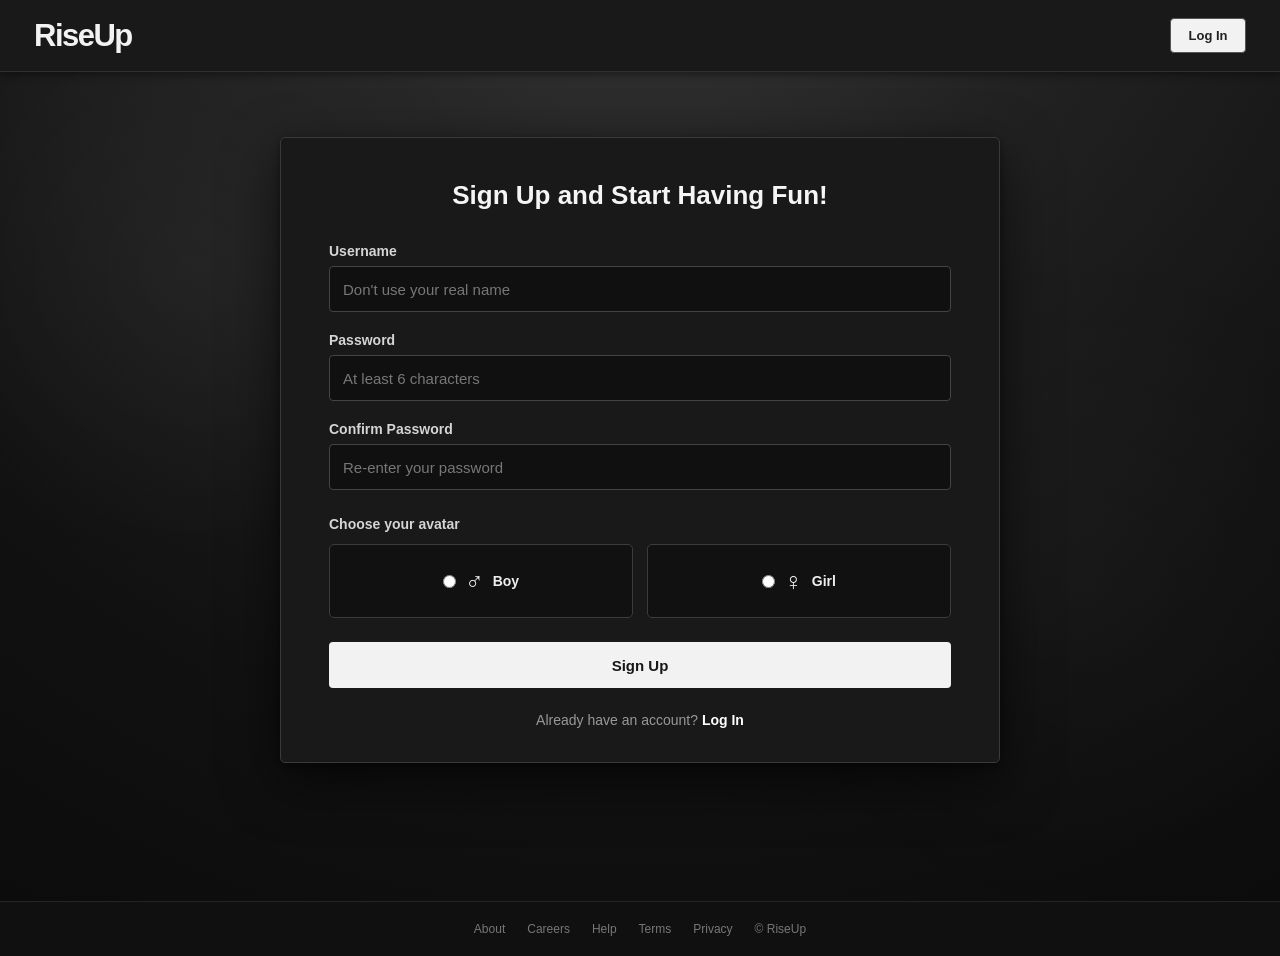
<file: index.html>
<!DOCTYPE html>
<html lang="en">
<head>
  <meta charset="UTF-8">
  <meta name="viewport" content="width=device-width, initial-scale=1.0">
  <title>RiseUp</title>
  <link rel="stylesheet" href="style.css">
</head>

<body>

  <header class="topbar">
    <div class="brand">RiseUp</div>

    <button id="topLogin" class="top-login">
      Log In
    </button>
  </header>


  <main class="page">

    <div class="auth-box">

      <!-- SIGN UP -->

      <section id="signupPanel" class="panel">

        <h1>Sign Up and Start Having Fun!</h1>

        <form id="signupForm">

          <div class="field">
            <label>Username</label>
            <input
              id="signupUsername"
              type="text"
              placeholder="Don't use your real name"
              minlength="3"
              required
            >
          </div>

          <div class="field">
            <label>Password</label>
            <input
              id="signupPassword"
              type="password"
              placeholder="At least 6 characters"
              minlength="6"
              required
            >
          </div>

          <div class="field">
            <label>Confirm Password</label>
            <input
              id="signupConfirm"
              type="password"
              placeholder="Re-enter your password"
              required
            >
          </div>


          <div class="gender-title">
            Choose your avatar
          </div>

          <div class="gender-row">

            <label class="gender-choice">
              <input
                type="radio"
                name="avatar"
                value="boy"
                required
              >
              <span>♂</span>
              <b>Boy</b>
            </label>

            <label class="gender-choice">
              <input
                type="radio"
                name="avatar"
                value="girl"
              >
              <span>♀</span>
              <b>Girl</b>
            </label>

          </div>


          <button class="submit-btn" type="submit">
            Sign Up
          </button>

        </form>


        <div class="switch">
          Already have an account?
          <button id="showLogin" type="button">
            Log In
          </button>
        </div>

      </section>


      <!-- LOGIN -->

      <section id="loginPanel" class="panel login-panel hidden">

        <h1>Log In to RiseUp</h1>

        <form id="loginForm">

          <div class="field">
            <label>Username</label>
            <input
              id="loginUsername"
              type="text"
              placeholder="Username"
              autocomplete="username"
              required
            >
          </div>

          <div class="field">
            <label>Password</label>
            <input
              id="loginPassword"
              type="password"
              placeholder="Password"
              autocomplete="current-password"
              required
            >
          </div>

          <div class="login-extra">

            <label>
              <input type="checkbox">
              Remember me
            </label>

            <button
              id="forgotPassword"
              type="button"
            >
              Forgot Password?
            </button>

          </div>

          <button class="submit-btn" type="submit">
            Log In
          </button>

        </form>


        <div class="switch">
          Don't have an account?
          <button id="showSignup" type="button">
            Sign Up
          </button>
        </div>

      </section>

    </div>


    <div id="message"></div>

  </main>


  <footer>
    <span>About</span>
    <span>Careers</span>
    <span>Help</span>
    <span>Terms</span>
    <span>Privacy</span>
    <span>© RiseUp</span>
  </footer>


  <script src="auth.js"></script>

</body>
</html>
</file>
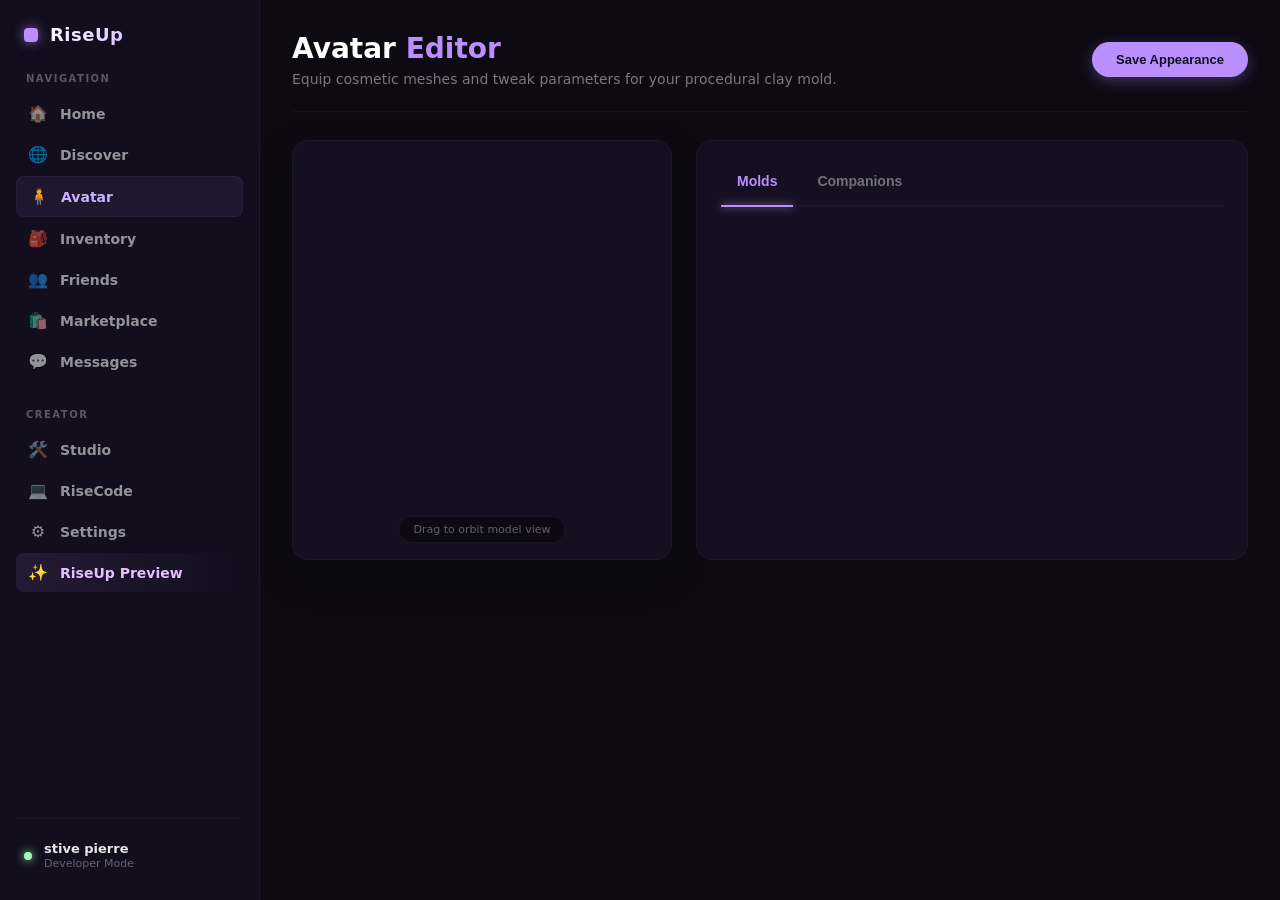
<file: avatar.html>
<!DOCTYPE html>
<html lang="en">
<head>
    <meta charset="UTF-8">
    <meta name="viewport" content="width=device-width, initial-scale=1.0">
    <title>RiseUp - Avatar Customizer</title>
    <link rel="stylesheet" href="avatar.css">
</head>
<body>
    <div id="riseupApp">
        <!-- UNIVERSAL NAVIGATION SIDEBAR SYSTEM -->
        <aside id="mainSidebar">
            <div class="sidebarBrand">
                <div class="brandMark"></div>
                <span class="brandName">RiseUp</span>
            </div>
            <div class="menuGroup">
                <div class="groupTitle">NAVIGATION</div>
                <nav class="groupLinks">
                    <a href="home.html" class="navLink"><span class="navIcon">🏠</span> Home</a>
                    <a href="discover.html" class="navLink"><span class="navIcon">🌐</span> Discover</a>
                    <a href="avatar.html" class="navLink active"><span class="navIcon">🧍</span> Avatar</a>
                    <a href="inventory.html" class="navLink"><span class="navIcon">🎒</span> Inventory</a>
                    <a href="friends.html" class="navLink"><span class="navIcon">👥</span> Friends</a>
                    <a href="marketplace.html" class="navLink"><span class="navIcon">🛍️</span> Marketplace</a>
                    <a href="messages.html" class="navLink"><span class="navIcon">💬</span> Messages</a>
                </nav>
            </div>
            <div class="menuGroup">
                <div class="groupTitle">CREATOR</div>
                <nav class="groupLinks">
                    <a href="studio.html" class="navLink"><span class="navIcon">🛠️</span> Studio</a>
                    <a href="risecode.html" class="navLink"><span class="navIcon">💻</span> RiseCode</a>
                    <a href="settings.html" class="navLink"><span class="navIcon">⚙️</span> Settings</a>
                    <a href="player3d.html" class="navLink previewHighlight"><span class="navIcon">✨</span> RiseUp Preview</a>
                </nav>
            </div>
            <footer class="sidebarUserAccount">
                <div class="userSessionBadge">
                    <div class="userSessionOnlineDot"></div>
                    <div class="userSessionDetails">
                        <div class="usernameText">stive pierre</div>
                        <div class="userRoleText">Developer Mode</div>
                    </div>
                </div>
            </footer>
        </aside>

        <!-- MAIN MAIN HUB INTERFACE MODULE -->
        <main id="avatarMainArea">
            <header class="avatarWorkspaceHeader">
                <div class="titleSection">
                    <h1>Avatar <span class="highlightText">Editor</span></h1>
                    <p class="sectionDescription">Equip cosmetic meshes and tweak parameters for your procedural clay mold.</p>
                </div>
                <button id="saveAppearanceBtn" class="saveConfigBtn">Save Appearance</button>
            </header>

            <div class="editorWorkspaceGrid">
                <!-- LEFT COLUMN: REAL-TIME 3D PERSPECTIVE PREVIEW FRAME -->
                <section class="avatarStudioPreviewPanel">
                    <div class="viewportOuterCard">
                        <div id="avatarStudioCanvas"></div>
                        <div class="viewportOverlayHint">Drag to orbit model view</div>
                    </div>
                </section>

                <!-- RIGHT COLUMN: MODULAR EQUIPPABLE ITEM CATEGORY PANELS -->
                <section class="avatarCatalogPanel">
                    <nav class="customizerCategoryTabs">
                        <button class="customTabBtn active" data-tab="molds">Molds</button>
                        <button class="customTabBtn" data-tab="pets">Companions</button>
                    </nav>

                    <!-- Customizer Dynamic Options Wrapper -->
                    <div class="customizerGridMatrix" id="customizerItemsTarget">
                        <!-- Content elements dynamically generated via avatar.js -->
                    </div>
                </section>
            </div>
        </main>
    </div>

    <!-- Active dynamic canvas and event logic controller runtime initialization -->
    <script type="module" src="avatar.js"></script>
</body>
</html>
</file>
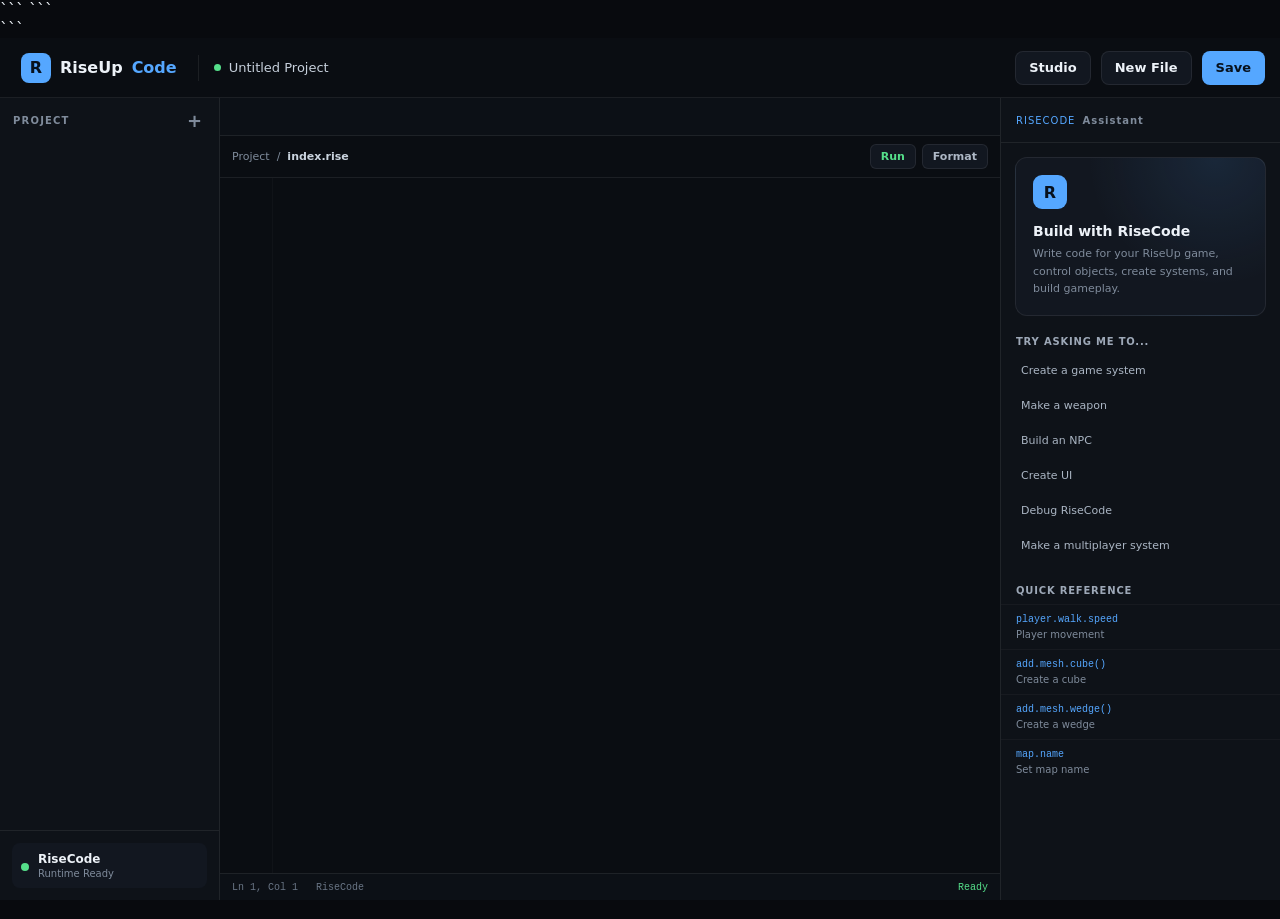
<file: code.html>
<!DOCTYPE html>

<html lang="en">
<head>
    <meta charset="UTF-8">
    <meta name="viewport" content="width=device-width, initial-scale=1.0">

```
<title>RiseUp Code</title>

<link rel="stylesheet" href="code.css">
```

</head>

<body>

<div class="code-app">

```
<header class="code-topbar">

    <button class="brand" id="homeButton" type="button">
        <span class="brand-mark">R</span>
        <span>RiseUp</span>
        <strong>Code</strong>
    </button>

    <div class="topbar-divider"></div>

    <div class="project-title">
        <span class="project-status"></span>
        <span id="projectName">Untitled Project</span>
    </div>

    <div class="topbar-spacer"></div>

    <button class="top-button" id="studioButton" type="button">
        Studio
    </button>

    <button class="top-button" id="newFileButton" type="button">
        New File
    </button>

    <button class="top-button primary" id="saveButton" type="button">
        Save
    </button>

</header>

<main class="workspace">

    <aside class="file-sidebar">

        <div class="sidebar-heading">
            <span>PROJECT</span>

            <button
                id="addFileButton"
                class="sidebar-add"
                type="button"
                aria-label="Add file"
            >
                +
            </button>
        </div>

        <div id="fileList" class="file-list"></div>

        <div class="sidebar-bottom">

            <div class="runtime-status">
                <span class="status-dot"></span>

                <div>
                    <strong>RiseCode</strong>
                    <span id="runtimeVersion">Runtime Ready</span>
                </div>
            </div>

        </div>

    </aside>

    <section class="editor-area">

        <div class="editor-tabs" id="editorTabs"></div>

        <div class="editor-toolbar">

            <div class="breadcrumbs">
                <span>Project</span>
                <span>/</span>
                <strong id="currentFileName">index.rise</strong>
            </div>

            <div class="editor-tools">

                <button
                    id="runButton"
                    class="tool-button run"
                    type="button"
                >
                    Run
                </button>

                <button
                    id="formatButton"
                    class="tool-button"
                    type="button"
                >
                    Format
                </button>

            </div>

        </div>

        <div class="editor">

            <div class="line-numbers" id="lineNumbers"></div>

            <textarea
                id="codeEditor"
                spellcheck="false"
                autocapitalize="off"
                autocomplete="off"
                aria-label="RiseCode editor"
            ></textarea>

        </div>

        <div class="editor-status">

            <span id="cursorPosition">Ln 1, Col 1</span>

            <span id="syntaxStatus">RiseCode</span>

            <span id="saveStatus">Ready</span>

        </div>

    </section>

    <aside class="inspector">

        <div class="inspector-header">
            <span>RISECODE</span>
            <strong>Assistant</strong>
        </div>

        <div class="assistant-card">

            <div class="assistant-icon">
                R
            </div>

            <h3>Build with RiseCode</h3>

            <p>
                Write code for your RiseUp game, control objects,
                create systems, and build gameplay.
            </p>

        </div>

        <div class="quick-title">
            Try asking me to...
        </div>

        <div class="quick-list">

            <button class="quick-command" data-command="game">
                Create a game system
            </button>

            <button class="quick-command" data-command="weapon">
                Make a weapon
            </button>

            <button class="quick-command" data-command="npc">
                Build an NPC
            </button>

            <button class="quick-command" data-command="ui">
                Create UI
            </button>

            <button class="quick-command" data-command="debug">
                Debug RiseCode
            </button>

            <button class="quick-command" data-command="multiplayer">
                Make a multiplayer system
            </button>

        </div>

        <div class="reference">

            <div class="reference-title">
                Quick Reference
            </div>

            <div class="reference-row">
                <code>player.walk.speed</code>
                <span>Player movement</span>
            </div>

            <div class="reference-row">
                <code>add.mesh.cube()</code>
                <span>Create a cube</span>
            </div>

            <div class="reference-row">
                <code>add.mesh.wedge()</code>
                <span>Create a wedge</span>
            </div>

            <div class="reference-row">
                <code>map.name</code>
                <span>Set map name</span>
            </div>

        </div>

    </aside>

</main>

<div id="newFileModal" class="modal hidden">

    <div class="modal-backdrop"></div>

    <div class="modal-card">

        <div class="modal-header">
            <h2>New RiseCode File</h2>

            <button id="closeModalButton" type="button">
                ×
            </button>
        </div>

        <label for="newFileName">
            File name
        </label>

        <input
            id="newFileName"
            type="text"
            value="script.rise"
            autocomplete="off"
        >

        <div class="modal-actions">

            <button
                id="cancelFileButton"
                class="top-button"
                type="button"
            >
                Cancel
            </button>

            <button
                id="createFileButton"
                class="top-button primary"
                type="button"
            >
                Create
            </button>

        </div>

    </div>

</div>
```

</div>

<script src="risecode.js"></script>

<script src="risecode-runtime.js"></script>

<script src="code.js"></script>

</body>
</html>
</file>
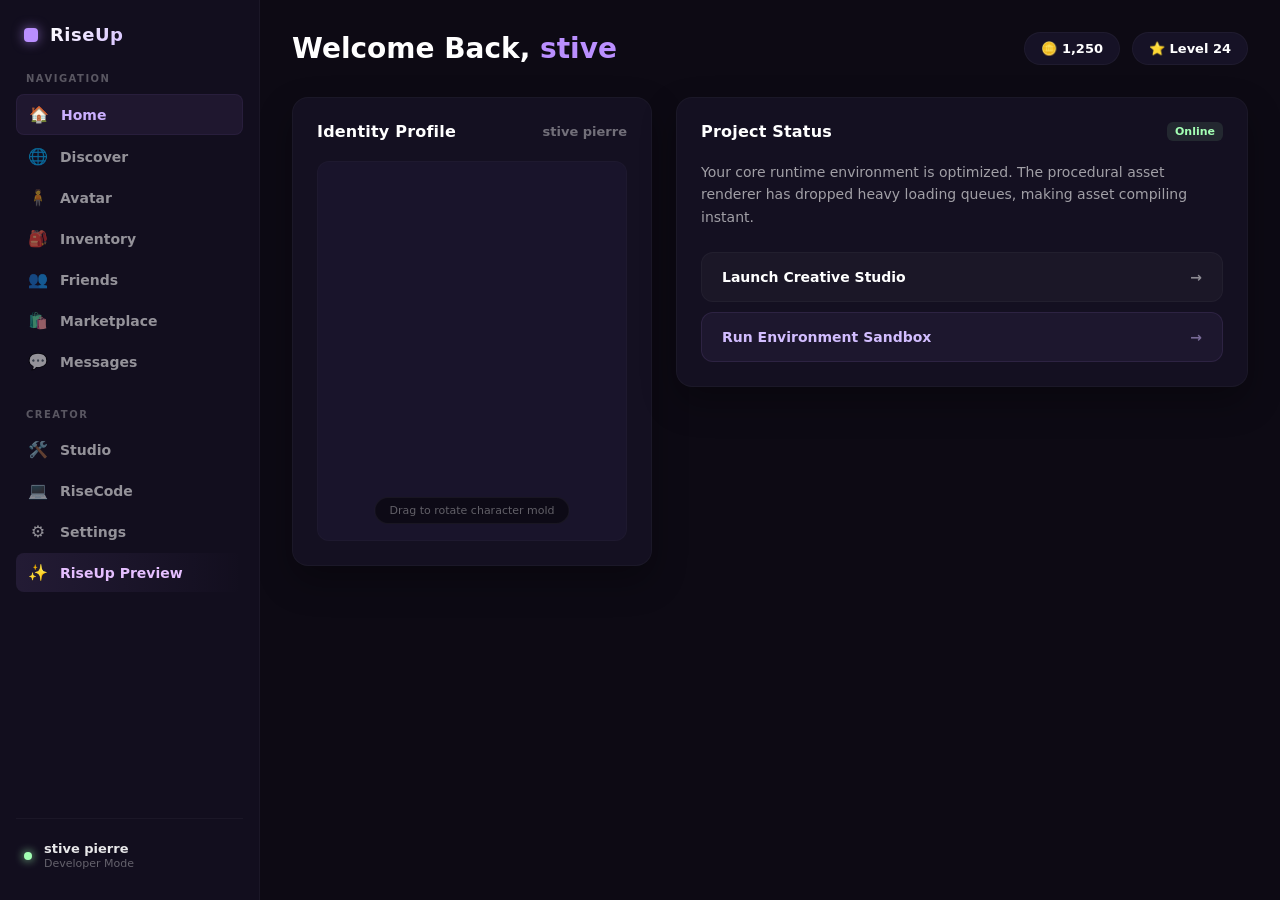
<file: dashboard.html>
<!DOCTYPE html>
<html lang="en">
<head>
    <meta charset="UTF-8">
    <meta name="viewport" content="width=device-width, initial-scale=1.0">
    <title>RiseUp - Dashboard</title>
    <link rel="stylesheet" href="dashboard.css">
</head>
<body>
    <div id="riseupApp">
        <!-- LEFT SIDEBAR: COMPLETE GAME NAVIGATION ECOSYSTEM -->
        <aside id="mainSidebar">
            <div class="sidebarBrand">
                <div class="brandMark"></div>
                <span class="brandName">RiseUp</span>
            </div>

            <!-- PRIMARY NAVIGATION SECTION -->
            <div class="menuGroup">
                <div class="groupTitle">NAVIGATION</div>
                <nav class="groupLinks">
                    <a href="home.html" class="navLink active"><span class="navIcon">🏠</span> Home</a>
                    <a href="discover.html" class="navLink"><span class="navIcon">🌐</span> Discover</a>
                    <a href="avatar.html" class="navLink"><span class="navIcon">🧍</span> Avatar</a>
                    <a href="inventory.html" class="navLink"><span class="navIcon">🎒</span> Inventory</a>
                    <a href="friends.html" class="navLink"><span class="navIcon">👥</span> Friends</a>
                    <a href="marketplace.html" class="navLink"><span class="navIcon">🛍️</span> Marketplace</a>
                    <a href="messages.html" class="navLink"><span class="navIcon">💬</span> Messages</a>
                </nav>
            </div>

            <!-- CREATOR STUDIO TOOLS SECTION -->
            <div class="menuGroup">
                <div class="groupTitle">CREATOR</div>
                <nav class="groupLinks">
                    <a href="studio.html" class="navLink"><span class="navIcon">🛠️</span> Studio</a>
                    <a href="risecode.html" class="navLink"><span class="navIcon">💻</span> RiseCode</a>
                    <a href="settings.html" class="navLink"><span class="navIcon">⚙️</span> Settings</a>
                    <a href="player3d.html" class="navLink previewHighlight"><span class="navIcon">✨</span> RiseUp Preview</a>
                </nav>
            </div>

            <!-- USER SESSION FOOTER PROFILE -->
            <footer class="sidebarUserAccount">
                <div class="userSessionBadge">
                    <div class="userSessionOnlineDot"></div>
                    <div class="userSessionDetails">
                        <div class="usernameText">stive pierre</div>
                        <div class="userRoleText">Developer Mode</div>
                    </div>
                </div>
            </footer>
        </aside>

        <!-- RIGHT WORKSPACE: PRIMARY DASHBOARD DISPLAY CORE -->
        <main id="dashboardMainArea">
            <header class="workspaceHeader">
                <h1>Welcome Back, <span class="highlightText">stive</span></h1>
                <div class="quickStats">
                    <div class="statPill">🪙 <span class="statVal">1,250</span></div>
                    <div class="statPill">⭐ <span class="statVal">Level 24</span></div>
                </div>
            </header>

            <div class="dashboardGrid">
                <!-- PANEL A: LIVE 3D CLAY CHARACTER CONTAINER CARD -->
                <section class="dashboardCard avatarPreviewSection">
                    <div class="cardHeaderRow">
                        <h3>Identity Profile</h3>
                        <span class="cardSubtitle">stive pierre</span>
                    </div>
                    <div class="avatarViewportFrame">
                        <div id="dashboardAvatarCanvas"></div>
                        <div class="viewportDragOverlay">Drag to rotate character mold</div>
                    </div>
                </section>

                <!-- PANEL B: CREATIVE DEV SUMMARY LOG -->
                <section class="dashboardCard projectOverviewSection">
                    <div class="cardHeaderRow">
                        <h3>Project Status</h3>
                        <span class="statusTag active">Online</span>
                    </div>
                    <div class="projectDetailsBody">
                        <p class="projectSummaryText">Your core runtime environment is optimized. The procedural asset renderer has dropped heavy loading queues, making asset compiling instant.</p>
                        
                        <div class="quickActionRows">
                            <a href="studio.html" class="actionRowBtn">
                                <span class="actionBtnTitle">Launch Creative Studio</span>
                                <span class="actionBtnArrow">→</span>
                            </a>
                            <a href="player3d.html" class="actionRowBtn corePreviewLink">
                                <span class="actionBtnTitle">Run Environment Sandbox</span>
                                <span class="actionBtnArrow">→</span>
                            </a>
                        </div>
                    </div>
                </section>
            </div>
        </main>
    </div>

    <!-- Initialize procedural ThreeJS module viewport handler -->
    <script type="module" src="dashboard.js"></script>
</body>
</html>
</file>
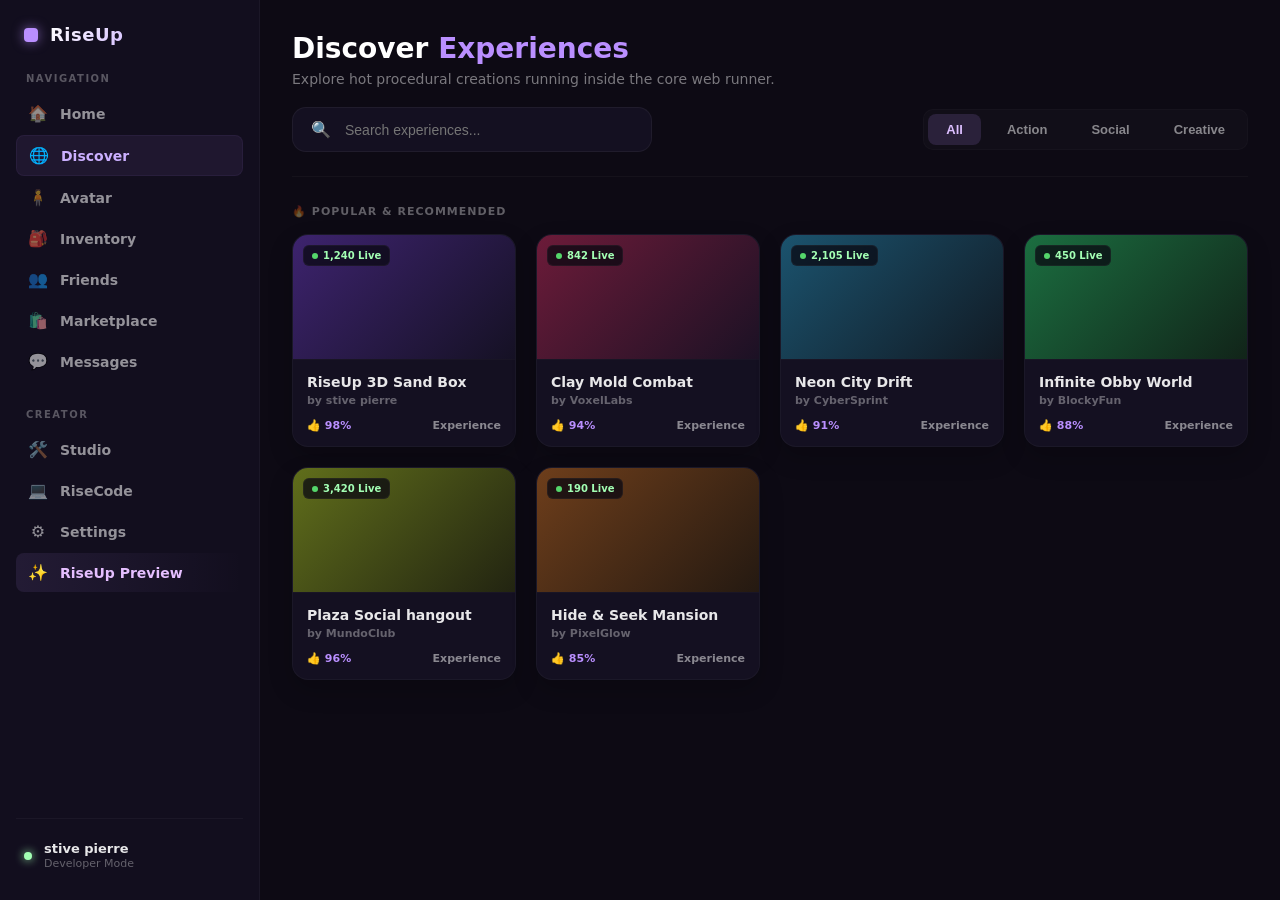
<file: discover.html>
<!DOCTYPE html>
<html lang="en">
<head>
    <meta charset="UTF-8">
    <meta name="viewport" content="width=device-width, initial-scale=1.0">
    <title>RiseUp - Discover Games</title>
    <link rel="stylesheet" href="discover.css">
</head>
<body>
    <div id="riseupApp">
        <!-- NAVIGATION SIDEBAR SYSTEM -->
        <aside id="mainSidebar">
            <div class="sidebarBrand">
                <div class="brandMark"></div>
                <span class="brandName">RiseUp</span>
            </div>
            <div class="menuGroup">
                <div class="groupTitle">NAVIGATION</div>
                <nav class="groupLinks">
                    <a href="home.html" class="navLink"><span class="navIcon">🏠</span> Home</a>
                    <a href="discover.html" class="navLink active"><span class="navIcon">🌐</span> Discover</a>
                    <a href="avatar.html" class="navLink"><span class="navIcon">🧍</span> Avatar</a>
                    <a href="inventory.html" class="navLink"><span class="navIcon">🎒</span> Inventory</a>
                    <a href="friends.html" class="navLink"><span class="navIcon">👥</span> Friends</a>
                    <a href="marketplace.html" class="navLink"><span class="navIcon">🛍️</span> Marketplace</a>
                    <a href="messages.html" class="navLink"><span class="navIcon">💬</span> Messages</a>
                </nav>
            </div>
            <div class="menuGroup">
                <div class="groupTitle">CREATOR</div>
                <nav class="groupLinks">
                    <a href="studio.html" class="navLink"><span class="navIcon">🛠️</span> Studio</a>
                    <a href="risecode.html" class="navLink"><span class="navIcon">💻</span> RiseCode</a>
                    <a href="settings.html" class="navLink"><span class="navIcon">⚙️</span> Settings</a>
                    <a href="player3d.html" class="navLink previewHighlight"><span class="navIcon">✨</span> RiseUp Preview</a>
                </nav>
            </div>
            <footer class="sidebarUserAccount">
                <div class="userSessionBadge">
                    <div class="userSessionOnlineDot"></div>
                    <div class="userSessionDetails">
                        <div class="usernameText">stive pierre</div>
                        <div class="userRoleText">Developer Mode</div>
                    </div>
                </div>
            </footer>
        </aside>

        <!-- MAIN MAIN HUB INTERFACE MODULE -->
        <main id="discoverMainArea">
            <header class="discoverHeader">
                <div class="titleSection">
                    <h1>Discover <span class="highlightText">Experiences</span></h1>
                    <p class="sectionDescription">Explore hot procedural creations running inside the core web runner.</p>
                </div>
                
                <div class="searchAndFilterHub">
                    <div class="searchFieldBox">
                        <span class="searchIconSymbol">🔍</span>
                        <input type="text" id="gameSearchBar" placeholder="Search experiences...">
                    </div>
                    <div class="categoryFilters">
                        <button class="genreFilter active" data-genre="all">All</button>
                        <button class="genreFilter" data-genre="action">Action</button>
                        <button class="genreFilter" data-genre="social">Social</button>
                        <button class="genreFilter" data-genre="creative">Creative</button>
                    </div>
                </div>
            </header>

            <!-- Horizontal dynamic recommendation deck -->
            <section class="featuredContainer">
                <h3 class="rowLabelHeading">🔥 POPULAR & RECOMMENDED</h3>
                <div class="discoverGridMatrix" id="experiencesContainerSlot">
                    <!-- Cards will be procedurally loaded by discover.js -->
                </div>
            </section>
        </main>
    </div>

    <!-- Active dynamic content handler engine script source linking -->
    <script type="module" src="discover.js"></script>
</body>
</html>
</file>
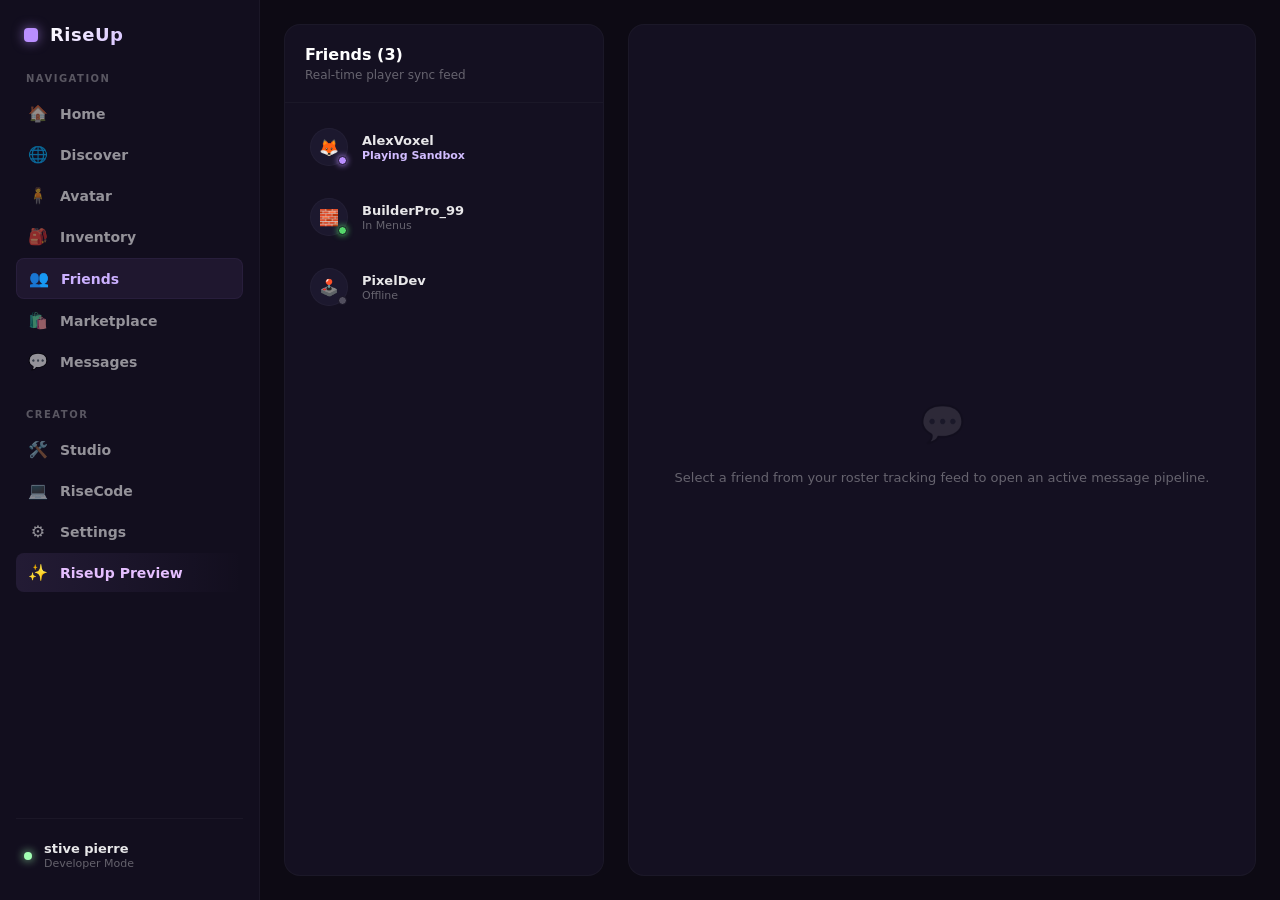
<file: friends.html>
<!DOCTYPE html>
<html lang="en">
<head>
    <meta charset="UTF-8">
    <meta name="viewport" content="width=device-width, initial-scale=1.0">
    <title>RiseUp - Friends & Messages</title>
    <link rel="stylesheet" href="friends.css">
</head>
<body>
    <div id="riseupApp">
        <!-- UNIVERSAL NAVIGATION SIDEBAR SYSTEM -->
        <aside id="mainSidebar">
            <div class="sidebarBrand">
                <div class="brandMark"></div>
                <span class="brandName">RiseUp</span>
            </div>
            <div class="menuGroup">
                <div class="groupTitle">NAVIGATION</div>
                <nav class="groupLinks">
                    <a href="home.html" class="navLink"><span class="navIcon">🏠</span> Home</a>
                    <a href="discover.html" class="navLink"><span class="navIcon">🌐</span> Discover</a>
                    <a href="avatar.html" class="navLink"><span class="navIcon">🧍</span> Avatar</a>
                    <a href="inventory.html" class="navLink"><span class="navIcon">🎒</span> Inventory</a>
                    <a href="friends.html" class="navLink active"><span class="navIcon">👥</span> Friends</a>
                    <a href="marketplace.html" class="navLink"><span class="navIcon">🛍️</span> Marketplace</a>
                    <a href="messages.html" class="navLink"><span class="navIcon">💬</span> Messages</a>
                </nav>
            </div>
            <div class="menuGroup">
                <div class="groupTitle">CREATOR</div>
                <nav class="groupLinks">
                    <a href="studio.html" class="navLink"><span class="navIcon">🛠️</span> Studio</a>
                    <a href="risecode.html" class="navLink"><span class="navIcon">💻</span> RiseCode</a>
                    <a href="settings.html" class="navLink"><span class="navIcon">⚙️</span> Settings</a>
                    <a href="player3d.html" class="navLink previewHighlight"><span class="navIcon">✨</span> RiseUp Preview</a>
                </nav>
            </div>
            <footer class="sidebarUserAccount">
                <div class="userSessionBadge">
                    <div class="userSessionOnlineDot"></div>
                    <div class="userSessionDetails">
                        <div class="usernameText">stive pierre</div>
                        <div class="userRoleText">Developer Mode</div>
                    </div>
                </div>
            </footer>
        </aside>

        <!-- MAIN HUB WORKSPACE LAYOUT -->
        <main id="socialMainArea">
            <div class="socialLayoutSplit">
                <!-- LEFT COLUMN: FRIENDS ROSTER LIST CONTAINER -->
                <section class="friendsRosterPanel">
                    <header class="rosterHeader">
                        <h3>Friends (<span id="totalFriendsCount">0</span>)</h3>
                        <p class="rosterSubtext">Real-time player sync feed</p>
                    </header>
                    <div class="friendsListContainer" id="friendsRosterTarget">
                        <!-- Friend slot cards will be loaded programmatically by friends.js -->
                    </div>
                </section>

                <!-- RIGHT COLUMN: CHAT APPARATUS MODULE -->
                <section class="chatPortalPanel">
                    <!-- Blank default placeholder window state -->
                    <div class="emptyChatState" id="emptyChatWindow">
                        <span class="chatEmptyLogoIcon">💬</span>
                        <p>Select a friend from your roster tracking feed to open an active message pipeline.</p>
                    </div>

                    <!-- Active messaging engine window state -->
                    <div class="activeChatWorkspace hidden" id="activeChatWindow">
                        <header class="chatWindowHeader">
                            <div class="chatTargetMeta">
                                <h4 id="chatHeaderName">Friend Name</h4>
                                <span class="chatTargetStatusLabel" id="chatHeaderStatus">Status</span>
                            </div>
                        </header>

                        <!-- Dialogue bubble stack field -->
                        <div class="chatMessagesScrollArea" id="chatMessagesBoxSlot">
                            <!-- Dialogue lines dynamically injected here -->
                        </div>

                        <!-- Typing input tray interface header -->
                        <footer class="chatInputContainer">
                            <form id="chatFormEngine" class="chatFormStyle">
                                <input type="text" id="chatMessageField" placeholder="Type a message..." autocomplete="off">
                                <button type="submit" class="chatSendButton">Send</button>
                            </form>
                        </footer>
                    </div>
                </section>
            </div>
        </main>
    </div>

    <!-- Inject social connection data dictionaries and chat engines -->
    <script type="module" src="friends.js"></script>
</body>
</html>
</file>
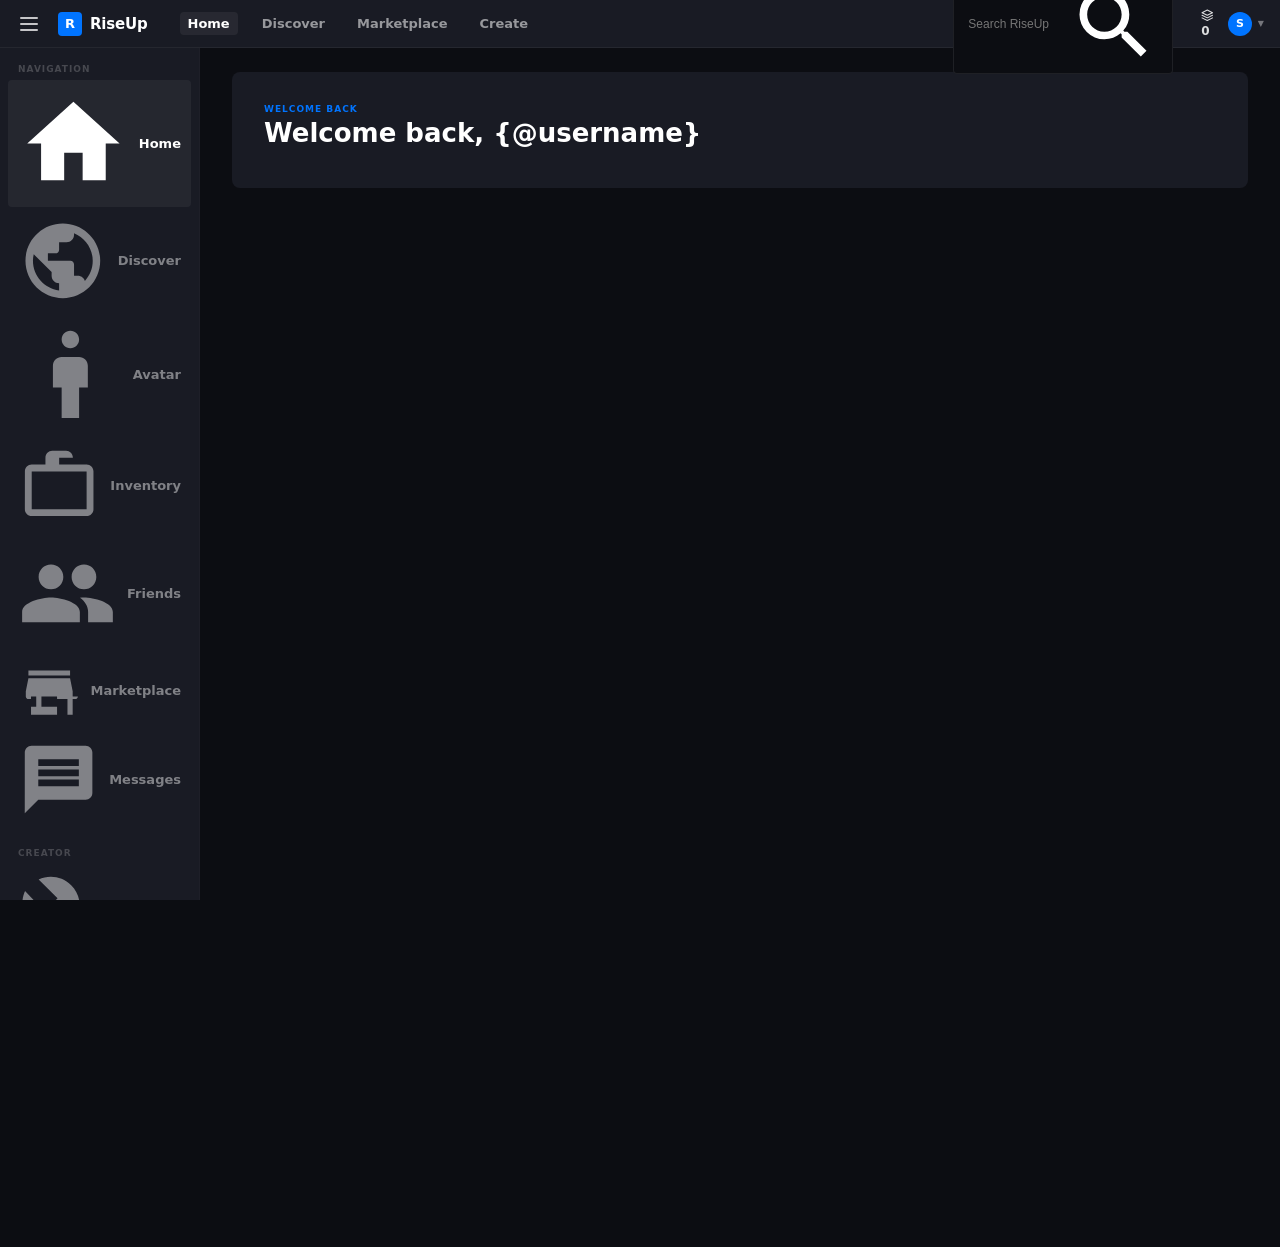
<file: home.html>
<!DOCTYPE html>
<html lang="en">
<head>
    <meta charset="UTF-8">
    <meta name="viewport" content="width=device-width, initial-scale=1.0">
    <title>RiseUp - Home</title>
    <link rel="stylesheet" href="home.css">
</head>
<body>
    <!-- TOP GLOBAL NAVBAR (Spans 100% full screen width) -->
    <header id="topGlobalNavbar">
        <div class="navLeftSection">
            <div class="sidebarToggleBurger">
                <span class="burgerBar"></span>
                <span class="burgerBar"></span>
                <span class="burgerBar"></span>
            </div>
            <div class="navbarBrand">
                <div class="brandMark">R</div>
                <span class="brandName">RiseUp</span>
            </div>
            <nav class="centerTabs">
                <a href="home.html" class="topTabLink active">Home</a>
                <a href="discover.html" class="topTabLink">Discover</a>
                <a href="marketplace.html" class="topTabLink">Marketplace</a>
                <a href="studio.html" class="topTabLink">Create</a>
            </nav>
        </div>
        
        <div class="rightControlTray">
            <div class="navSearchWrapper">
                <input type="text" placeholder="Search RiseUp">
                <!-- Search Loupe Vector Icon -->
                <svg class="navSvgIcon inlineSearchIcon" viewBox="0 0 24 24" fill="none" xmlns="http://w3.org">
                    <path d="M15.5 14h-.79l-.28-.27A6.471 6.471 0 0016 9.5 6.5 6.5 0 109.5 16c1.61 0 3.09-.59 4.23-1.57l.27.28v.79l5 4.99L20.49 19l-4.99-5zm-6 0C7.01 14 5 11.99 5 9.5S7.01 5 9.5 5 14 7.01 14 9.5 11.99 14 9.5 14z" fill="currentColor"/>
                </svg>
            </div>
            <!-- Alert Bell Vector Icon -->
            <div class="navbarIconBtn">
                <svg class="navSvgIcon" viewBox="0 0 24 24" fill="none" xmlns="http://w3.org">
                    <path d="M12 22c1.1 0 2-.9 2-2h-4c0 1.1.89 2 2 2zm6-6v-5c0-3.07-1.64-5.64-4.5-6.32V4c0-.83-.67-1-1.5-1s-1.5.17-1.5 1v.68C7.63 5.36 6 7.92 6 11v5l-2 2v1h16v-1l-2-2z" fill="currentColor"/>
                </svg>
            </div>
            <div class="coinBalanceCounter">
                <!-- Robux/Credit Shape Polygon representation -->
                <svg class="navSvgIcon inlineCoinIcon" viewBox="0 0 24 24" fill="none" xmlns="http://w3.org">
                    <path d="M12 2L2 7l10 5 10-5-10-5zM2 17l10 5 10-5M2 12l10 5 10-5" stroke="currentColor" stroke-width="2" stroke-linecap="round" stroke-linejoin="round"/>
                </svg>
                <span class="coinVal">0</span>
            </div>
            <div class="userProfileAvatarPill">
                <span class="userInitialCircle">S</span>
                <span class="dropdownArrowText">▼</span>
            </div>
        </div>
    </header>

    <!-- MAIN BODY CONTAINER LAYOUT (Below the navbar) -->
    <div id="riseupAppContainer">
        
        <!-- LEFT FIXED NAVIGATION SIDEBAR WITH OFFICIAL VECTOR ICONS -->
        <aside id="mainSidebar">
            <div class="menuGroup">
                <div class="groupTitle">NAVIGATION</div>
                <nav class="groupLinks">
                    <!-- Home Link -->
                    <a href="home.html" class="navLink active">
                        <svg class="navSvgIcon" viewBox="0 0 24 24" fill="none" xmlns="http://w3.org">
                            <path d="M10 20v-6h4v6h5v-8h3L12 3 2 12h3v8z" fill="currentColor"/>
                        </svg>
                        Home
                    </a>
                    <!-- Discover Link -->
                    <a href="discover.html" class="navLink">
                        <svg class="navSvgIcon" viewBox="0 0 24 24" fill="none" xmlns="http://w3.org">
                            <path d="M12 2C6.48 2 2 6.48 2 12s4.48 10 10 10 10-4.48 10-10S17.52 2 12 2zm-1 17.93c-3.95-.49-7-3.85-7-7.93 0-.62.08-1.21.21-1.79L9 15v1c0 1.1.9 2 2 2v1.93zm6.9-2.54c-.26-.81-1-1.39-1.9-1.39h-1v-3c0-.55-.45-1-1-1H8v-2h2c.55 0 1-.45 1-1V7h2c1.1 0 2-.9 2-2v-.41c2.93 1.19 5 4.06 5 7.41 0 2.08-.8 3.97-2.1 5.39z" fill="currentColor"/>
                        </svg>
                        Discover
                    </a>
                    <!-- Avatar Link -->
                    <a href="avatar.html" class="navLink">
                        <svg class="navSvgIcon" viewBox="0 0 24 24" fill="none" xmlns="http://w3.org">
                            <path d="M12 6c1.1 0 2-.9 2-2s-.9-2-2-2-2 .9-2 2 .9 2 2 2zm2 2h-4c-1.1 0-2 .9-2 2v5h2v7h4v-7h2v-5c0-1.1-.9-2-2-2z" fill="currentColor"/>
                        </svg>
                        Avatar
                    </a>
                    <!-- Inventory Link -->
                    <a href="inventory.html" class="navLink">
                        <svg class="navSvgIcon" viewBox="0 0 24 24" fill="none" xmlns="http://w3.org">
                            <path d="M20 6h-4V4c0-1.11-.89-2-2-2h-4c-1.11 0-2 .89-2 2v2H4c-1.11 0-1.99.89-1.99 2L2 19c0 1.11.89 2 2 2h16c1.11 0 2-.89 2-2V8c0-1.11-.89-2-2-2zm-8-2h4v2h-4V4zm8 15H4V8h16v11z" fill="currentColor"/>
                        </svg>
                        Inventory
                    </a>
                    <!-- Friends Link -->
                    <a href="friends.html" class="navLink">
                        <svg class="navSvgIcon" viewBox="0 0 24 24" fill="none" xmlns="http://w3.org">
                            <path d="M16 11c1.66 0 2.99-1.34 2.99-3S17.66 5 16 5s-3 1.34-3 3 1.34 3 3 3zm-8 0c1.66 0 2.99-1.34 2.99-3S9.66 5 8 5 5 6.34 5 8s1.34 3 3 3zm0 2c-2.33 0-7 1.17-7 3.5V19h14v-2.5c0-2.33-4.67-3.5-7-3.5zm8 0c-.29 0-.62.02-.97.05 1.16.84 1.97 2 1.97 3.45V19h6v-2.5c0-2.33-4.67-3.5-7-3.5z" fill="currentColor"/>
                        </svg>
                        Friends
                    </a>
                    <!-- Marketplace Link -->
                    <a href="marketplace.html" class="navLink">
                        <svg class="navSvgIcon" viewBox="0 0 24 24" fill="none" xmlns="http://w3.org">
                            <path d="M20 4H4v2h16V4zm1 10v-2l-1-5H4l-1 5v2c0 .55.45 1 1 1h1v6h10v-6h4v6h2v-6h1c.55 0 1-.45 1-1zm-14 4H5v-4h2v4zm8 0H9v-4h6v4z" fill="currentColor"/>
                        </svg>
                        Marketplace
                    </a>
                    <!-- Messages Link -->
                    <a href="messages.html" class="navLink">
                        <svg class="navSvgIcon" viewBox="0 0 24 24" fill="none" xmlns="http://w3.org">
                            <path d="M20 2H4c-1.1 0-1.99.9-1.99 2L2 22l4-4h14c1.1 0 2-.9 2-2V4c0-1.1-.9-2-2-2zm-2 12H6v-2h12v2zm0-3H6V9h12v2zm0-3H6V6h12v2z" fill="currentColor"/>
                        </svg>
                        Messages
                    </a>
                </nav>
            </div>

            <div class="menuGroup">
                <div class="groupTitle">CREATOR</div>
                <nav class="groupLinks">
                    <!-- Studio Link -->
                    <a href="studio.html" class="navLink">
                        <svg class="navSvgIcon" viewBox="0 0 24 24" fill="none" xmlns="http://w3.org">
                            <path d="M22.7 19l-9.1-9.1c.9-2.3.4-5-1.5-6.9-2-2-5-2.4-7.4-1.3L9 6 6 9 1.6 4.3C.5 6.7.9 9.8 2.9 11.8c1.9 1.9 4.6 2.4 6.9 1.5l9.1 9.1c.4.4 1 .4 1.4 0l2.4-2.4c.4-.4.4-1 0-1.4z" fill="currentColor"/>
                        </svg>
                        Studio
                    </a>
                    <!-- RiseCode Link -->
                    <a href="risecode.html" class="navLink">
                        <svg class="navSvgIcon" viewBox="0 0 24 24" fill="none" xmlns="http://w3.org">
                            <path d="M9.4 16.6L4.8 12l4.6-4.6L8 6l-6 6 6 6 1.4-1.4zm5.2 0l4.6-4.6-4.6-4.6L16 6l6 6-6 6-1.4-1.4z" fill="currentColor"/>
                        </svg>
                        RiseCode
                    </a>
                </nav>
            </div>

            <div class="menuGroup systemGroup">
                <nav class="groupLinks">
                    <!-- Settings Link -->
                    <a href="settings.html" class="navLink">
                        <svg class="navSvgIcon" viewBox="0 0 24 24" fill="none" xmlns="http://w3.org">
                            <path d="M19.14 12.94c.04-.3.06-.61.06-.94 0-.32-.02-.64-.07-.94l2.03-1.58c.18-.14.23-.41.12-.61l-1.92-3.32c-.12-.22-.37-.29-.59-.22l-2.39.96c-.5-.38-1.03-.7-1.62-.94l-.36-2.54c-.04-.24-.24-.41-.48-.41h-3.84c-.24 0-.43.17-.47.41l-.36 2.54c-.59.24-1.13.57-1.62.94l-2.39-.96c-.22-.08-.47 0-.59.22L2.74 8.87c-.12.21-.08.47.12.61l2.03 1.58c-.05.3-.09.63-.09.94s.02.64.07.94l-2.03 1.58c-.18.14-.23.41-.12.61l1.92 3.32c.12.22.37.29.59.22l2.39-.96c.5.38 1.03.7 1.62.94l.36 2.54c.05.24.24.41.48.41h3.84c.24 0 .44-.17.47-.41l.36-2.54c.59-.24 1.13-.56 1.62-.94l2.39.96c.22.08.47 0 .59-.22l1.92-3.32c.12-.22.07-.47-.12-.61l-2.01-1.58zM12 15.6c-1.98 0-3.6-1.62-3.6-3.6s1.62-3.6 3.6-3.6 3.6 1.62 3.6 3.6-1.62 3.6-3.6 3.6z" fill="currentColor"/>
                        </svg>
                        Settings
                    </a>
                </nav>
            </div>
            <div class="sidebarFooterHint">RiseUp Preview</div>
        </aside>

        <!-- RIGHT MAIN SCROLLABLE CONTENT AREA -->
        <main id="homeMainWorkspace">
            <div class="scrollableContentWrapper">
                
                <!-- HERO MARKETING BANNER BOARD -->
                <section class="welcomeHeroSection">
                    <div class="heroLeftContent">
                        <span class="heroWelcomeBadge">WELCOME BACK</span>
                        <h1 class="heroMainHeading">Welcome back, {@username}</h1>
</file>
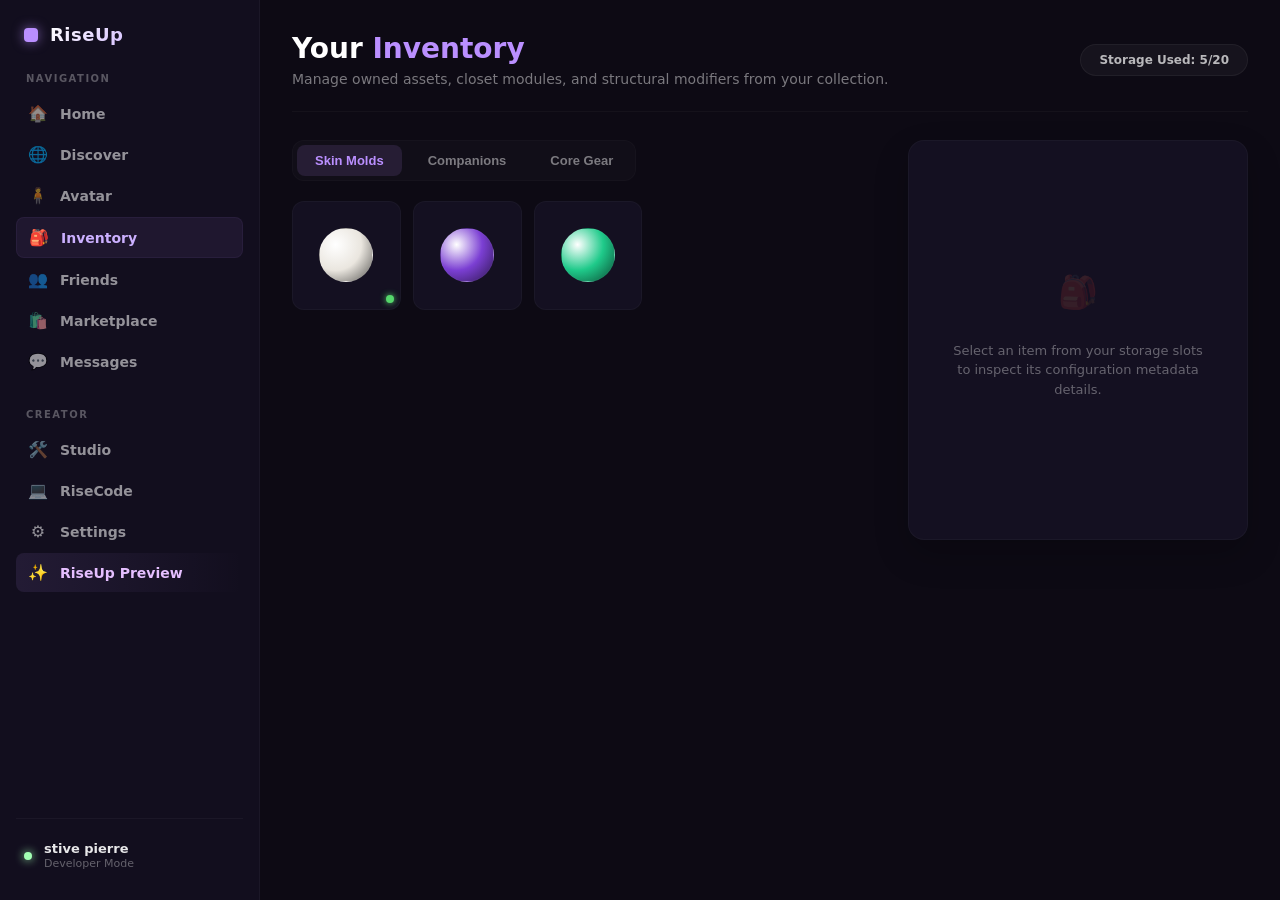
<file: inventory.html>
<!DOCTYPE html>
<html lang="en">
<head>
    <meta charset="UTF-8">
    <meta name="viewport" content="width=device-width, initial-scale=1.0">
    <title>RiseUp - Inventory System</title>
    <link rel="stylesheet" href="inventory.css">
</head>
<body>
    <div id="riseupApp">
        <!-- UNIVERSAL NAVIGATION SIDEBAR SYSTEM -->
        <aside id="mainSidebar">
            <div class="sidebarBrand">
                <div class="brandMark"></div>
                <span class="brandName">RiseUp</span>
            </div>
            <div class="menuGroup">
                <div class="groupTitle">NAVIGATION</div>
                <nav class="groupLinks">
                    <a href="home.html" class="navLink"><span class="navIcon">🏠</span> Home</a>
                    <a href="discover.html" class="navLink"><span class="navIcon">🌐</span> Discover</a>
                    <a href="avatar.html" class="navLink"><span class="navIcon">🧍</span> Avatar</a>
                    <a href="inventory.html" class="navLink active"><span class="navIcon">🎒</span> Inventory</a>
                    <a href="friends.html" class="navLink"><span class="navIcon">👥</span> Friends</a>
                    <a href="marketplace.html" class="navLink"><span class="navIcon">🛍️</span> Marketplace</a>
                    <a href="messages.html" class="navLink"><span class="navIcon">💬</span> Messages</a>
                </nav>
            </div>
            <div class="menuGroup">
                <div class="groupTitle">CREATOR</div>
                <nav class="groupLinks">
                    <a href="studio.html" class="navLink"><span class="navIcon">🛠️</span> Studio</a>
                    <a href="risecode.html" class="navLink"><span class="navIcon">💻</span> RiseCode</a>
                    <a href="settings.html" class="navLink"><span class="navIcon">⚙️</span> Settings</a>
                    <a href="player3d.html" class="navLink previewHighlight"><span class="navIcon">✨</span> RiseUp Preview</a>
                </nav>
            </div>
            <footer class="sidebarUserAccount">
                <div class="userSessionBadge">
                    <div class="userSessionOnlineDot"></div>
                    <div class="userSessionDetails">
                        <div class="usernameText">stive pierre</div>
                        <div class="userRoleText">Developer Mode</div>
                    </div>
                </div>
            </footer>
        </aside>

        <!-- MAIN MAIN HUB INTERFACE MODULE -->
        <main id="inventoryMainArea">
            <header class="inventoryHeader">
                <div class="titleSection">
                    <h1>Your <span class="highlightText">Inventory</span></h1>
                    <p class="sectionDescription">Manage owned assets, closet modules, and structural modifiers from your collection.</p>
                </div>
                <div class="inventoryCapPill">Storage Used: <span id="storageCountLabel">0/20</span></div>
            </header>

            <div class="inventoryWorkspaceSplit">
                <!-- LEFT COLUMN: ITEM CLOSET GRID TILES -->
                <section class="closetStorageSection">
                    <nav class="inventoryFilters">
                        <button class="filterTabBtn active" data-category="molds">Skin Molds</button>
                        <button class="filterTabBtn" data-category="companions">Companions</button>
                        <button class="filterTabBtn" data-category="gear">Core Gear</button>
                    </nav>

                    <div class="closetStorageGrid" id="closetGridSlot">
                        <!-- Closet slots will be procedurally loaded by inventory.js -->
                    </div>
                </section>

                <!-- RIGHT COLUMN: ITEM DESCRIPTOR FOCUS INSPECT PANEL -->
                <aside class="itemInspectPreviewPanel" id="inspectPanel">
                    <div class="emptyInspectState" id="emptyInspectView">
                        <span class="inspectEmptyIcon">🎒</span>
                        <p>Select an item from your storage slots to inspect its configuration metadata details.</p>
                    </div>
                    
                    <div class="activeInspectContainer hidden" id="activeInspectView">
                        <div class="inspectGraphicHeader" id="inspectItemGraphic"></div>
                        <div class="inspectMetaBody">
                            <h2 id="inspectItemName">Item Name</h2>
                            <span class="itemCategoryBadge" id="inspectItemType">Category</span>
                            <p class="itemRarityDescription" id="inspectItemDesc">No item information compiled.</p>
                        </div>
                        <footer class="inspectActions">
                            <button id="equipActionBtn" class="primaryEquipBtn">Equip Asset</button>
                        </footer>
                    </div>
                </aside>
            </div>
        </main>
    </div>

    <!-- Inject runtime storage arrays and action drivers -->
    <script type="module" src="inventory.js"></script>
</body>
</html>
</file>
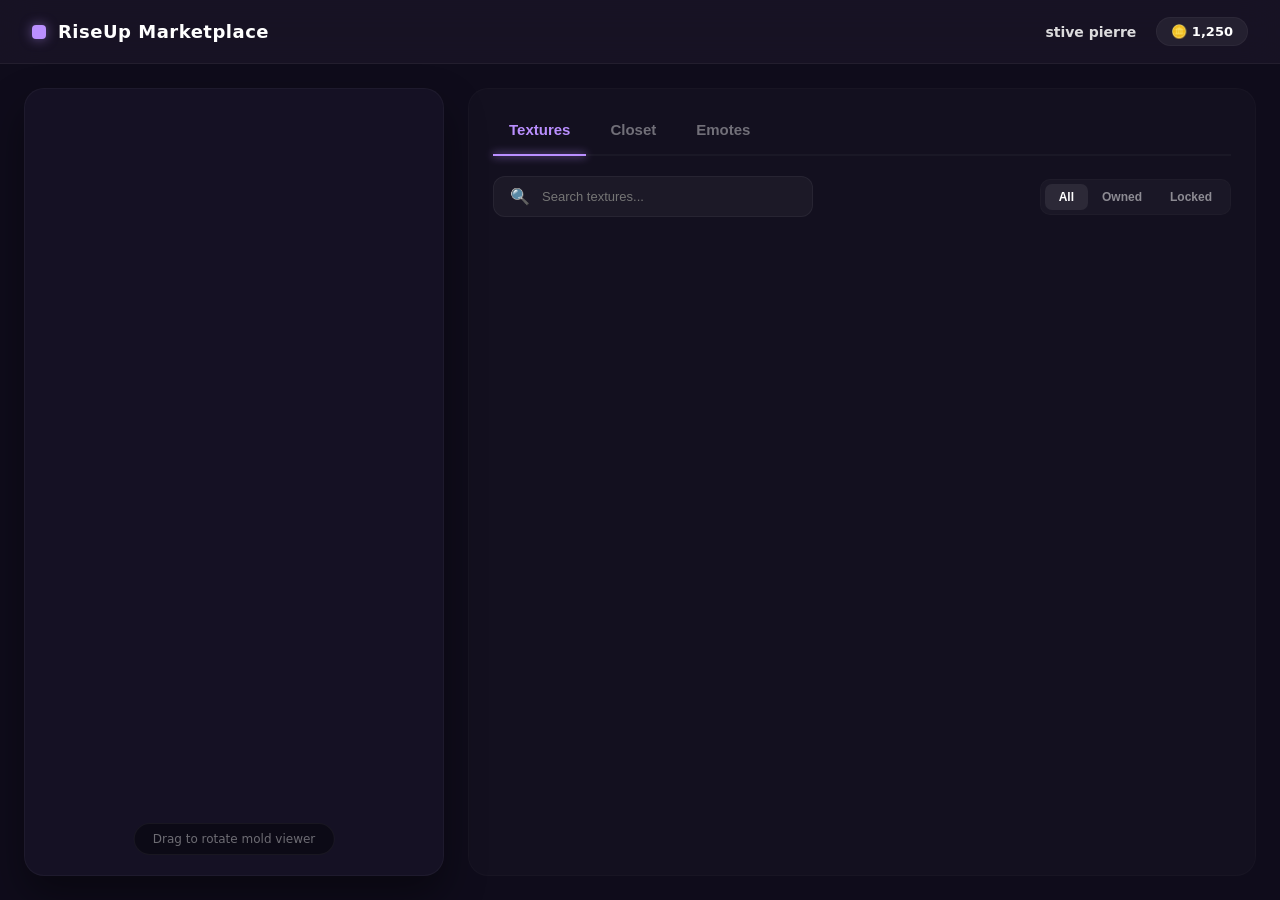
<file: marketplace.html>
<!DOCTYPE html>
<html lang="en">
<head>
    <meta charset="UTF-8">
    <meta name="viewport" content="width=device-width, initial-scale=1.0">
    <title>RiseUp - Marketplace</title>
    <link rel="stylesheet" href="marketplace.css">
</head>
<body>
    <div id="marketplaceApp">
        <!-- Header Navigation Area -->
        <header id="marketHeader">
            <div class="brand">
                <div class="brandMark"></div>
                <span>RiseUp Marketplace</span>
            </div>
            <div class="userProfileHeader">
                <span class="avatarLabelText">stive pierre</span>
                <div class="userBalance"><span class="coinIcon">🪙</span> 1,250</div>
            </div>
        </header>

        <!-- Main Workspace split -->
        <main class="marketContainer">
            <!-- LEFT PANEL: Real-time 3D Clay Mold Showcase Frame -->
            <section class="previewColumn">
                <div class="avatarCardFrame">
                    <div id="avatarContainer3d"></div>
                    <div class="previewFooterHint">Drag to rotate mold viewer</div>
                </div>
            </section>

            <!-- RIGHT PANEL: Catalog Options Tabs and Grid Matrix -->
            <section class="catalogColumn">
                <nav class="catalogTabs">
                    <button class="tabButton active">Textures</button>
                    <button class="tabButton">Closet</button>
                    <button class="tabButton">Emotes</button>
                </nav>

                <div class="searchAndFilters">
                    <div class="searchBox">
                        <span class="searchIcon">🔍</span>
                        <input type="text" placeholder="Search textures..." id="catalogSearch">
                    </div>
                    <div class="filterGroup">
                        <button class="filterFilter active">All</button>
                        <button class="filterFilter">Owned</button>
                        <button class="filterFilter">Locked</button>
                    </div>
                </div>

                <!-- Texture items injection target slot -->
                <div class="catalogGrid" id="textureGrid">
                    <!-- Cards are dynamically spawned and handled by marketplace.js -->
                </div>
            </section>
        </main>
    </div>

    <!-- Load ThreeJS code bundle as an active ECMAScript engine module -->
    <script type="module" src="marketplace.js"></script>
</body>
</html>
</file>
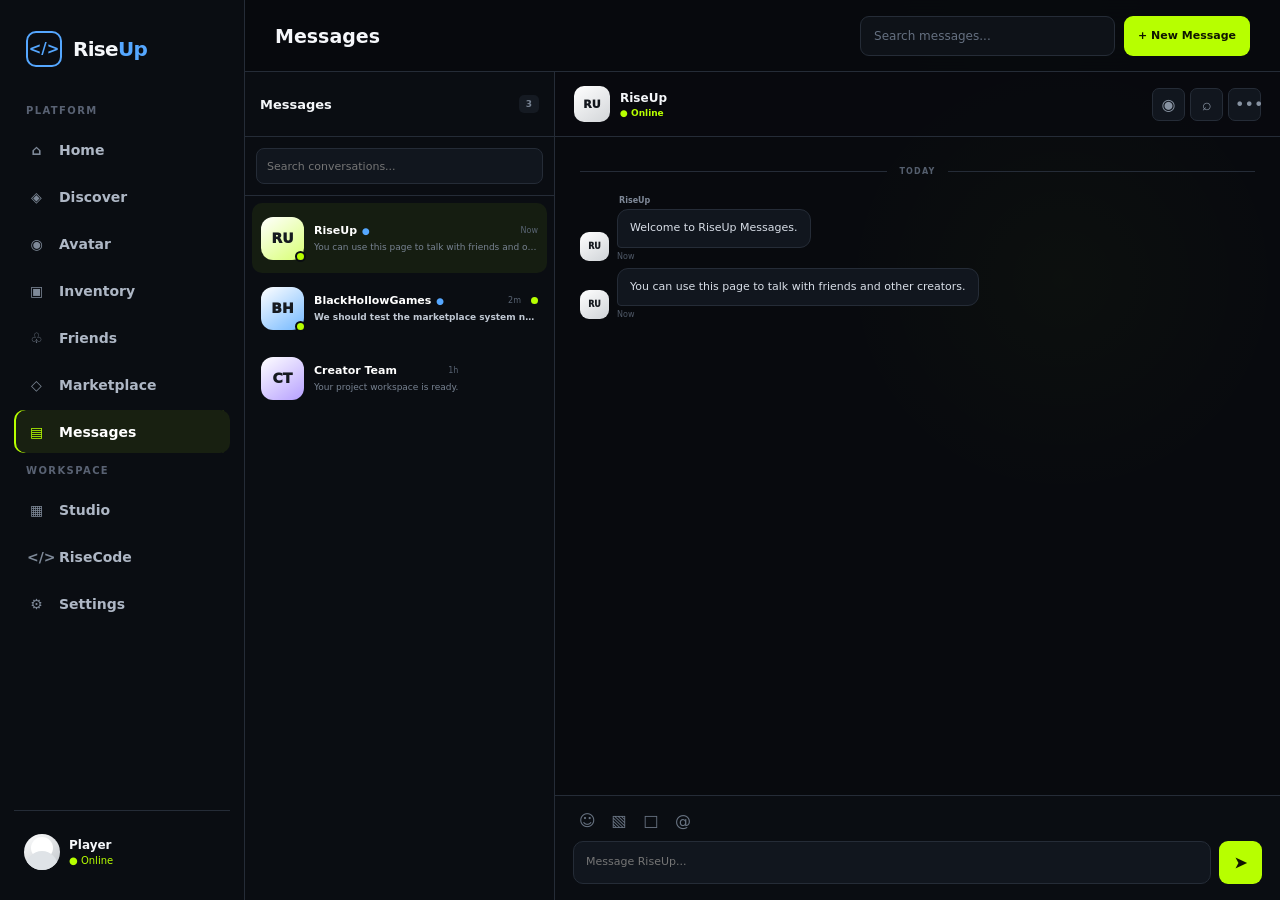
<file: messages.html>
<!DOCTYPE html>
<html lang="en">
<head>
<meta charset="UTF-8">
<meta name="viewport" content="width=device-width,initial-scale=1.0">
<meta name="theme-color" content="#080a0e">
<title>RiseUp — Messages</title>
<link rel="icon" href="favicon.svg">

<style>
:root{
--bg:#080a0e;
--panel:#0d1117;
--panel2:#11161e;
--panel3:#171d26;
--border:#252c37;
--border2:#343e4c;
--text:#f5f7fa;
--muted:#8994a4;
--white:#fff;
--lime:#b7ff00;
--blue:#55a7ff;
--red:#ff6877;
--green:#72df69;
--yellow:#ffd166;
}

*{
box-sizing:border-box;
}

html,
body{
margin:0;
min-height:100%;
}

body{
background:
radial-gradient(circle at 80% 0%,rgba(183,255,0,.035),transparent 25%),
#080a0e;
color:var(--text);
font-family:Inter,system-ui,-apple-system,BlinkMacSystemFont,"Segoe UI",sans-serif;
overflow:hidden;
}

button,
input,
textarea{
font:inherit;
}

button{
cursor:pointer;
}

button:focus-visible,
input:focus-visible,
textarea:focus-visible,
a:focus-visible{
outline:2px solid var(--lime);
outline-offset:2px;
}

a{
color:inherit;
text-decoration:none;
}

.app{
height:100vh;
display:grid;
grid-template-columns:245px minmax(0,1fr);
}

.sidebar{
position:fixed;
top:0;
bottom:0;
left:0;
width:245px;
padding:20px 14px;
display:flex;
flex-direction:column;
background:#0a0d12;
border-right:1px solid var(--border);
z-index:100;
}

.brand{
height:58px;
display:flex;
align-items:center;
padding:0 12px;
margin-bottom:15px;
}

.brand-mark{
width:36px;
height:36px;
display:grid;
place-items:center;
border:2px solid var(--blue);
border-radius:10px;
color:var(--blue);
font-size:15px;
font-weight:900;
}

.brand-name{
margin-left:11px;
font-size:20px;
font-weight:900;
letter-spacing:-.7px;
}

.brand-name span{
color:var(--blue);
}

.nav-title{
padding:12px;
color:#596273;
font-size:10px;
font-weight:900;
letter-spacing:1.4px;
text-transform:uppercase;
}

.nav{
display:flex;
flex-direction:column;
gap:4px;
}

.nav a{
height:43px;
padding:0 13px;
display:flex;
align-items:center;
gap:13px;
border-radius:10px;
color:#aeb7c5;
font-size:14px;
font-weight:650;
transition:.15s;
}

.nav a:hover{
background:#121720;
color:#fff;
}

.nav a.active{
background:rgba(183,255,0,.08);
color:#fff;
box-shadow:inset 2px 0 var(--lime);
}

.nav .icon{
width:19px;
text-align:center;
color:#7e8998;
font-weight:900;
}

.nav a.active .icon{
color:var(--lime);
}

.sidebar-bottom{
margin-top:auto;
padding-top:13px;
border-top:1px solid var(--border);
}

.user-card{
display:flex;
align-items:center;
padding:10px;
border-radius:11px;
}

.user-card:hover{
background:#11161e;
}

.user-avatar{
width:36px;
height:36px;
position:relative;
overflow:hidden;
border-radius:50%;
background:linear-gradient(145deg,#fff,#bfc4c9);
}

.user-avatar:before{
content:"";
position:absolute;
width:22px;
height:22px;
left:7px;
top:3px;
border-radius:50%;
background:#fff;
}

.user-avatar:after{
content:"";
position:absolute;
left:2px;
right:2px;
bottom:-5px;
height:24px;
border-radius:18px 18px 0 0;
background:#dfe3e7;
}

.user-info{
min-width:0;
margin-left:9px;
}

.user-info strong{
display:block;
font-size:12px;
white-space:nowrap;
overflow:hidden;
text-overflow:ellipsis;
}

.user-info span{
display:block;
margin-top:3px;
color:var(--lime);
font-size:10px;
}

.main{
grid-column:2;
min-width:0;
height:100vh;
display:flex;
flex-direction:column;
}

.topbar{
height:72px;
min-height:72px;
display:flex;
align-items:center;
padding:0 30px;
border-bottom:1px solid var(--border);
background:rgba(8,10,14,.94);
backdrop-filter:blur(18px);
z-index:20;
}

.top-title{
font-size:19px;
font-weight:900;
}

.top-actions{
margin-left:auto;
display:flex;
align-items:center;
gap:9px;
}

.search{
width:255px;
height:40px;
padding:0 13px;
border:1px solid var(--border);
border-radius:9px;
background:#0e1218;
color:#fff;
outline:none;
font-size:12px;
}

.search::placeholder{
color:#657080;
}

.search:focus{
border-color:var(--lime);
box-shadow:0 0 0 3px rgba(183,255,0,.05);
}

.new-message{
height:40px;
padding:0 14px;
border:0;
border-radius:9px;
background:var(--lime);
color:#101500;
font-size:11px;
font-weight:900;
}

.new-message:hover{
background:#c7ff35;
}

.mobile-menu{
display:none;
height:40px;
padding:0 12px;
border:1px solid var(--border);
border-radius:8px;
background:#11161e;
color:#fff;
}

.messages-layout{
height:calc(100vh - 72px);
display:grid;
grid-template-columns:310px minmax(0,1fr);
min-height:0;
}

.conversation-panel{
min-width:0;
display:flex;
flex-direction:column;
border-right:1px solid var(--border);
background:#0a0d12;
}

.conversation-header{
height:65px;
min-height:65px;
padding:0 15px;
display:flex;
align-items:center;
border-bottom:1px solid var(--border);
}

.conversation-header strong{
font-size:13px;
}

.conversation-header span{
margin-left:auto;
padding:4px 7px;
border-radius:5px;
background:#151a22;
color:#778291;
font-size:9px;
font-weight:900;
}

.conversation-search{
padding:11px;
border-bottom:1px solid var(--border);
}

.conversation-search input{
width:100%;
height:36px;
padding:0 10px;
border:1px solid var(--border);
border-radius:8px;
background:#11161e;
color:#fff;
outline:none;
font-size:11px;
}

.conversation-search input:focus{
border-color:var(--lime);
}

.conversations{
flex:1;
overflow-y:auto;
padding:7px;
}

.conversation{
width:100%;
min-height:70px;
display:flex;
align-items:center;
padding:9px;
border:0;
border-radius:10px;
background:transparent;
color:#fff;
text-align:left;
}

.conversation:hover{
background:#11161e;
}

.conversation.active{
background:rgba(183,255,0,.065);
}

.conversation-avatar{
width:43px;
height:43px;
min-width:43px;
position:relative;
display:grid;
place-items:center;
border-radius:12px;
background:
linear-gradient(145deg,#fff,#c6cbd0);
color:#161a20;
font-size:14px;
font-weight:1000;
}

.conversation-avatar.lime{
background:
linear-gradient(145deg,#fff,#d8ff73);
}

.conversation-avatar.blue{
background:
linear-gradient(145deg,#fff,#73b8ff);
}

.conversation-avatar.purple{
background:
linear-gradient(145deg,#fff,#b6a0ff);
}

.online-dot{
position:absolute;
right:-2px;
bottom:-2px;
width:11px;
height:11px;
border:2px solid #0a0d12;
border-radius:50%;
background:var(--lime);
}

.conversation-copy{
min-width:0;
margin-left:10px;
}

.conversation-top{
display:flex;
align-items:center;
gap:5px;
}

.conversation-name{
min-width:0;
font-size:11px;
font-weight:850;
white-space:nowrap;
overflow:hidden;
text-overflow:ellipsis;
}

.verified{
color:var(--blue);
font-size:9px;
}

.conversation-time{
margin-left:auto;
color:#596473;
font-size:8px;
}

.conversation-preview{
margin-top:5px;
color:#778291;
font-size:9px;
white-space:nowrap;
overflow:hidden;
text-overflow:ellipsis;
}

.conversation.unread .conversation-preview{
color:#bfc7d2;
font-weight:700;
}

.unread-dot{
width:7px;
height:7px;
min-width:7px;
margin-left:5px;
border-radius:50%;
background:var(--lime);
}

.chat-panel{
min-width:0;
display:flex;
flex-direction:column;
background:
radial-gradient(circle at 70% 25%,rgba(183,255,0,.025),transparent 28%),
#080a0e;
}

.chat-header{
height:65px;
min-height:65px;
padding:0 19px;
display:flex;
align-items:center;
border-bottom:1px solid var(--border);
background:rgba(8,10,14,.65);
}

.chat-avatar{
width:36px;
height:36px;
display:grid;
place-items:center;
border-radius:10px;
background:linear-gradient(145deg,#fff,#d2d5d8);
color:#11151b;
font-size:11px;
font-weight:1000;
}

.chat-user{
margin-left:10px;
}

.chat-user strong{
display:block;
font-size:12px;
}

.chat-user span{
display:block;
margin-top:3px;
color:var(--lime);
font-size:9px;
font-weight:800;
}

.chat-actions{
margin-left:auto;
display:flex;
gap:5px;
}

.chat-action{
width:33px;
height:33px;
border:1px solid var(--border);
border-radius:7px;
background:#11161e;
color:#8792a1;
}

.chat-action:hover{
color:#fff;
background:#171d26;
}

.chat-content{
flex:1;
min-height:0;
display:flex;
flex-direction:column;
}

.messages{
flex:1;
min-height:0;
overflow-y:auto;
padding:22px 25px;
}

.date-divider{
display:flex;
align-items:center;
gap:12px;
margin:8px 0 20px;
color:#555f6e;
font-size:8px;
font-weight:900;
letter-spacing:1.2px;
text-transform:uppercase;
}

.date-divider:before,
.date-divider:after{
content:"";
height:1px;
flex:1;
background:var(--border);
}

.message-row{
display:flex;
margin:7px 0;
}

.message-row.me{
justify-content:flex-end;
}

.message-avatar{
width:29px;
height:29px;
min-width:29px;
margin-right:8px;
align-self:flex-end;
display:grid;
place-items:center;
border-radius:9px;
background:linear-gradient(145deg,#fff,#cfd3d7);
color:#171b21;
font-size:8px;
font-weight:1000;
}

.message-stack{
max-width:min(650px,75%);
}

.message-author{
margin:0 0 4px 2px;
color:#7f8998;
font-size:8px;
font-weight:800;
}

.message-bubble{
padding:10px 12px;
border:1px solid var(--border);
border-radius:11px 11px 11px 4px;
background:#11161e;
color:#d8dee7;
font-size:11px;
line-height:1.5;
}

.message-row.me .message-bubble{
border-color:rgba(183,255,0,.18);
border-radius:11px 11px 4px 11px;
background:rgba(183,255,0,.09);
color:#e9f2d5;
}

.message-time{
margin-top:4px;
color:#505a68;
font-size:8px;
}

.message-row.me .message-time{
text-align:right;
}

.system-message{
margin:18px auto;
width:max-content;
max-width:90%;
padding:6px 10px;
border:1px solid var(--border);
border-radius:6px;
background:#0e1319;
color:#596474;
font-size:8px;
}

.typing{
display:none;
align-items:center;
gap:7px;
padding:0 25px 8px;
color:#677181;
font-size:9px;
}

.typing.show{
display:flex;
}

.typing-dots{
display:flex;
gap:3px;
}

.typing-dots span{
width:4px;
height:4px;
border-radius:50%;
background:var(--lime);
animation:typing 1s infinite ease-in-out;
}

.typing-dots span:nth-child(2){
animation-delay:.15s;
}

.typing-dots span:nth-child(3){
animation-delay:.3s;
}

@keyframes typing{
0%,60%,100%{
transform:translateY(0);
opacity:.35;
}
30%{
transform:translateY(-3px);
opacity:1;
}
}

.composer{
padding:10px 18px 16px;
border-top:1px solid var(--border);
background:#0a0d12;
}

.composer-tools{
display:flex;
gap:4px;
margin-bottom:7px;
}

.composer-tool{
width:28px;
height:28px;
border:0;
border-radius:6px;
background:transparent;
color:#687382;
}

.composer-tool:hover{
background:#151a22;
color:#fff;
}

.composer-main{
display:flex;
align-items:flex-end;
gap:8px;
}

.message-input{
flex:1;
min-height:43px;
max-height:130px;
resize:none;
padding:12px;
border:1px solid var(--border);
border-radius:10px;
background:#11161e;
color:#fff;
outline:none;
font-size:11px;
line-height:1.4;
}

.message-input:focus{
border-color:var(--lime);
box-shadow:0 0 0 3px rgba(183,255,0,.04);
}

.send-button{
width:43px;
height:43px;
border:0;
border-radius:9px;
background:var(--lime);
color:#101500;
font-size:15px;
font-weight:1000;
}

.send-button:hover{
background:#c8ff3a;
}

.empty-chat{
height:100%;
display:flex;
flex-direction:column;
align-items:center;
justify-content:center;
text-align:center;
padding:30px;
}

.empty-icon{
width:70px;
height:70px;
display:grid;
place-items:center;
margin-bottom:15px;
border:1px solid var(--border2);
border-radius:18px;
color:var(--lime);
font-size:25px;
box-shadow:0 0 35px rgba(183,255,0,.05);
}

.empty-chat strong{
font-size:16px;
}

.empty-chat p{
max-width:330px;
margin:7px 0 18px;
color:var(--muted);
font-size:11px;
line-height:1.55;
}

.toast{
position:fixed;
left:50%;
bottom:25px;
z-index:300;
transform:translate(-50%,20px);
min-width:220px;
padding:12px 16px;
border:1px solid var(--border2);
border-radius:9px;
background:#12171f;
box-shadow:0 20px 60px rgba(0,0,0,.5);
font-size:10px;
font-weight:800;
text-align:center;
opacity:0;
pointer-events:none;
transition:.2s;
}

.toast.show{
opacity:1;
transform:translate(-50%,0);
}

.modal-backdrop{
position:fixed;
inset:0;
z-index:200;
display:none;
align-items:center;
justify-content:center;
padding:20px;
background:rgba(0,0,0,.7);
backdrop-filter:blur(7px);
}

.modal-backdrop.open{
display:flex;
}

.modal{
width:min(440px,100%);
border:1px solid var(--border2);
border-radius:15px;
background:#0e1218;
box-shadow:0 35px 100px rgba(0,0,0,.6);
overflow:hidden;
}

.modal-head{
height:58px;
padding:0 17px;
display:flex;
align-items:center;
border-bottom:1px solid var(--border);
}

.modal-head strong{
font-size:13px;
}

.modal-close{
margin-left:auto;
width:31px;
height:31px;
border:1px solid var(--border);
border-radius:7px;
background:#151a22;
color:#9da7b4;
}

.modal-body{
padding:17px;
}

.modal-field{
margin-bottom:13px;
}

.modal-field label{
display:block;
margin-bottom:6px;
color:#778291;
font-size:9px;
font-weight:850;
}

.modal-field input{
width:100%;
height:40px;
padding:0 10px;
border:1px solid var(--border);
border-radius:8px;
background:#11161e;
color:#fff;
outline:none;
font-size:11px;
}

.modal-field textarea{
width:100%;
height:90px;
padding:10px;
resize:vertical;
border:1px solid var(--border);
border-radius:8px;
background:#11161e;
color:#fff;
outline:none;
font-size:11px;
}

.modal-field input:focus,
.modal-field textarea:focus{
border-color:var(--lime);
}

.modal-send{
width:100%;
height:40px;
border:0;
border-radius:8px;
background:var(--lime);
color:#101500;
font-size:11px;
font-weight:900;
}

@media(max-width:900px){

.sidebar{
width:215px;
}

.app{
grid-template-columns:215px minmax(0,1fr);
}

.messages-layout{
grid-template-columns:275px minmax(0,1fr);
}

.search{
width:180px;
}

}

@media(max-width:760px){

.sidebar{
display:none;
}

.app{
display:block;
}

.main{
width:100%;
}

.mobile-menu{
display:block;
}

.topbar{
padding:0 14px;
gap:8px;
}

.messages-layout{
grid-template-columns:1fr;
}

.conversation-panel{
position:absolute;
top:72px;
bottom:0;
left:0;
width:100%;
z-index:30;
display:none;
}

.conversation-panel.mobile-open{
display:flex;
}

.chat-panel{
width:100%;
}

.chat-panel.mobile-hidden{
display:none;
}

.search{
display:none;
}

.new-message{
margin-left:auto;
}

.messages{
padding:18px 13px;
}

.message-stack{
max-width:84%;
}

.composer{
padding:9px 10px 12px;
}

.mobile-back{
display:block!important;
}

}

.mobile-back{
display:none;
height:32px;
width:32px;
margin-right:7px;
border:1px solid var(--border);
border-radius:7px;
background:#11161e;
color:#fff;
}

@media(max-width:450px){

.top-title{
font-size:16px;
}

.new-message{
font-size:10px;
padding:0 10px;
}

.chat-actions .chat-action:nth-child(n+2){
display:none;
}

.message-stack{
max-width:88%;
}

}
</style>
</head>

<body>

<div class="app">

<aside class="sidebar">

<div class="brand">
<div class="brand-mark">&lt;/&gt;</div>
<div class="brand-name">Rise<span>Up</span></div>
</div>

<div class="nav-title">Platform</div>

<nav class="nav">

<a href="home.html">
<span class="icon">⌂</span>
Home
</a>

<a href="discover.html">
<span class="icon">◈</span>
Discover
</a>

<a href="avatar.html">
<span class="icon">◉</span>
Avatar
</a>

<a href="inventory.html">
<span class="icon">▣</span>
Inventory
</a>

<a href="friends.html">
<span class="icon">♧</span>
Friends
</a>

<a href="marketplace.html">
<span class="icon">◇</span>
Marketplace
</a>

<a class="active" href="messages.html">
<span class="icon">▤</span>
Messages
</a>

</nav>

<div class="nav-title">Workspace</div>

<nav class="nav">

<a href="studio.html">
<span class="icon">▦</span>
Studio
</a>

<a href="code.html">
<span class="icon">&lt;/&gt;</span>
RiseCode
</a>

<a href="setting.html">
<span class="icon">⚙</span>
Settings
</a>

</nav>

<div class="sidebar-bottom">

<div class="user-card">

<div class="user-avatar"></div>

<div class="user-info">

<strong id="sidebarUsername">
Player
</strong>

<span>● Online</span>

</div>

</div>

</div>

</aside>

<main class="main">

<header class="topbar">

<button
class="mobile-menu"
id="mobileMenu"
>
☰
</button>

<div class="top-title">
Messages
</div>

<div class="top-actions">

<input
class="search"
id="globalSearch"
type="search"
placeholder="Search messages..."
autocomplete="off"
>

<button
class="new-message"
id="newMessageButton"
>
+ New Message
</button>

</div>

</header>

<div class="messages-layout">

<section
class="conversation-panel"
id="conversationPanel"
>

<div class="conversation-header">

<strong>
Messages
</strong>

<span id="conversationCount">
0
</span>

</div>

<div class="conversation-search">

<input
id="conversationSearch"
type="search"
placeholder="Search conversations..."
autocomplete="off"
>

</div>

<div
class="conversations"
id="conversationList"
>
</div>

</section>

<section
class="chat-panel"
id="chatPanel"
>

<header class="chat-header">

<button
class="mobile-back"
id="mobileBack"
>
‹
</button>

<div
class="chat-avatar"
id="chatAvatar"
>
?
</div>

<div class="chat-user">

<strong id="chatName">
Select a conversation
</strong>

<span id="chatStatus">
</span>

</div>

<div class="chat-actions">

<button
class="chat-action"
id="profileButton"
title="View profile"
>
◉
</button>

<button
class="chat-action"
id="callButton"
title="Call"
>
⌕
</button>

<button
class="chat-action"
id="moreButton"
title="More"
>
•••
</button>

</div>

</header>

<div class="chat-content">

<div
class="messages"
id="messages"
>
<div class="empty-chat">

<div class="empty-icon">
▤
</div>

<strong>
Your messages
</strong>

<p>
Choose a conversation to view messages, talk with friends, and coordinate your next RiseUp project.
</p>

<button
class="primary"
id="emptyNewButton"
style="
height:40px;
padding:0 15px;
border:0;
border-radius:8px;
background:var(--lime);
color:#101500;
font-size:10px;
font-weight:900;
"
>
Start a Conversation
</button>

</div>
</div>

<div
class="typing"
id="typing"
>

<div class="typing-dots">
<span></span>
<span></span>
<span></span>
</div>

<span id="typingName">
Someone
</span>

<span>is typing...</span>

</div>

<div class="composer">

<div class="composer-tools">

<button
class="composer-tool"
data-tool="emoji"
title="Add reaction"
>
☺
</button>

<button
class="composer-tool"
data-tool="image"
title="Attach image"
>
▧
</button>

<button
class="composer-tool"
data-tool="file"
title="Attach file"
>
□
</button>

<button
class="composer-tool"
data-tool="mention"
title="Mention"
>
@
</button>

</div>

<div class="composer-main">

<textarea
class="message-input"
id="messageInput"
placeholder="Select a conversation..."
rows="1"
disabled
></textarea>

<button
class="send-button"
id="sendButton"
disabled
title="Send message"
>
➤
</button>

</div>

</div>

</div>

</section>

</div>

</main>

</div>

<div
class="toast"
id="toast"
>
Done
</div>

<div
class="modal-backdrop"
id="newMessageModal"
>

<div class="modal">

<div class="modal-head">

<strong>
New Message
</strong>

<button
class="modal-close"
id="modalClose"
>
×
</button>

</div>

<div class="modal-body">

<div class="modal-field">

<label for="recipientInput">
USERNAME
</label>

<input
id="recipientInput"
type="text"
placeholder="Enter a RiseUp username"
autocomplete="off"
>

</div>

<div class="modal-field">

<label for="newMessageInput">
MESSAGE
</label>

<textarea
id="newMessageInput"
placeholder="Write a message..."
></textarea>

</div>

<button
class="modal-send"
id="modalSend"
>
Send Message
</button>

</div>

</div>

</div>

<script>
"use strict";

const currentUser =
localStorage.getItem("riseup_currentUser") ||
localStorage.getItem("riseup_username") ||
"Player";

const MESSAGE_KEY =
"riseup_messages_" +
currentUser;

const FRIENDS_KEY =
"riseup_friends_" +
currentUser;

let conversations =
loadMessages();

let selectedConversation =
null;

function loadMessages(){

try{

const stored =
JSON.parse(
localStorage.getItem(MESSAGE_KEY)
);

if(Array.isArray(stored)){
return stored;
}

}catch(error){}

return createDefaultConversations();

}

function saveMessages(){

localStorage.setItem(
MESSAGE_KEY,
JSON.stringify(conversations)
);

}

function createDefaultConversations(){

return [

{
id:"risebot",
name:"RiseUp",
initials:"RU",
color:"lime",
verified:true,
online:true,
unread:0,
lastTime:"Now",
messages:[
{
from:"them",
text:"Welcome to RiseUp Messages.",
time:"Now"
},
{
from:"them",
text:"You can use this page to talk with friends and other creators.",
time:"Now"
}
]
},

{
id:"blackhollow",
name:"BlackHollowGames",
initials:"BH",
color:"blue",
verified:true,
online:true,
unread:2,
lastTime:"2m",
messages:[
{
from:"them",
text:"The new Studio update is looking good.",
time:"8:42 PM"
},
{
from:"them",
text:"We should test the marketplace system next.",
time:"8:44 PM"
}
]
},

{
id:"creator",
name:"Creator Team",
initials:"CT",
color:"purple",
verified:false,
online:false,
unread:0,
lastTime:"1h",
messages:[
{
from:"them",
text:"Your project workspace is ready.",
time:"7:31 PM"
}
]
}

];

}

function escapeHTML(value){

return String(value)
.replaceAll("&","&amp;")
.replaceAll("<","&lt;")
.replaceAll(">","&gt;")
.replaceAll('"',"&quot;")
.replaceAll("'","&#039;");

}

function getFriends(){

try{

const value =
JSON.parse(
localStorage.getItem(FRIENDS_KEY)
);

if(Array.isArray(value)){
return value;
}

}catch(error){}

return [];

}

function normalizeFriend(friend){

if(typeof friend==="string"){

return {
name:friend
};

}

if(friend && typeof friend==="object"){

return friend;

}

return null;

}

function mergeFriends(){

const friends =
getFriends();

friends
.map(normalizeFriend)
.filter(Boolean)
.forEach(friend=>{

const name =
friend.username ||
friend.name ||
friend.displayName;

if(!name){
return;
}

const exists =
conversations.some(
conversation=>
conversation.name.toLowerCase()===
String(name).toLowerCase()
);

if(exists){
return;
}

const initials =
String(name)
.split(/\s+/)
.map(part=>part[0])
.join("")
.slice(0,2)
.toUpperCase();

conversations.push({

id:
"friend_" +
String(name)
.toLowerCase()
.replace(/[^a-z0-9]+/g,"_"),

name:String(name),

initials:

initials || "FR",

color:"lime",

verified:false,

online:false,

unread:0,

lastTime:"",

messages:[]

});

});

saveMessages();

}

function renderConversations(){

const query =
document.getElementById(
"conversationSearch"
).value
.trim()
.toLowerCase();

const visible =
conversations.filter(
conversation=>
!query ||
conversation.name
.toLowerCase()
.includes(query)
);

document.getElementById(
"conversationCount"
).textContent =
String(conversations.length);

const list =
document.getElementById(
"conversationList"
);

if(!visible.length){

list.innerHTML=`
<div style="
padding:30px 12px;
text-align:center;
color:#667180;
font-size:10px;
line-height:1.5;
">
No conversations found.
</div>
`;

return;

}

list.innerHTML =
visible
.map(
conversation=>
renderConversation(conversation)
)
.join("");

}

function renderConversation(conversation){

const active =
selectedConversation &&
selectedConversation.id===
conversation.id;

const last =
conversation.messages[
conversation.messages.length-1
];

const preview =
last
?last.text
:"No messages yet";

const unread =
Number(conversation.unread)||0;

return `

<button
class="conversation ${
active?"active":""
} ${unread?"unread":""}"
data-conversation="${escapeHTML(conversation.id)}"
>

<div
class="conversation-avatar ${escapeHTML(conversation.color||"")}"
>

${escapeHTML(conversation.initials||"?")}

${conversation.online
?`<span class="online-dot"></span>`
:""}

</div>

<div class="conversation-copy">

<div class="conversation-top">

<span class="conversation-name">
${escapeHTML(conversation.name)}
</span>

${
conversation.verified
?`<span class="verified">●</span>`
:""
}

<span class="conversation-time">
${escapeHTML(conversation.lastTime||"")}
</span>

${
unread
?`<span class="unread-dot"></span>`
:""
}

</div>

<div class="conversation-preview">
${escapeHTML(preview)}
</div>

</div>

</button>

`;

}

function selectConversation(id){

const conversation =
conversations.find(
item=>item.id===id
);

if(!conversation){
return;
}

selectedConversation =
conversation;

conversation.unread=0;

saveMessages();

renderConversations();

renderChat();

if(window.innerWidth<=760){

document
.getElementById("conversationPanel")
.classList.remove(
"mobile-open"
);

document
.getElementById("chatPanel")
.classList.remove(
"mobile-hidden"
);

}

}

function renderChat(){

if(!selectedConversation){

return;

}

const conversation =
selectedConversation;

document.getElementById(
"chatName"
).textContent =
conversation.name;

document.getElementById(
"chatStatus"
).textContent =
conversation.online
?"● Online"
:"● Offline";

document.getElementById(
"chatAvatar"
).textContent =
conversation.initials||"?";

document.getElementById(
"chatAvatar"
).className =
"chat-avatar";

const messageInput =
document.getElementById(
"messageInput"
);

messageInput.disabled=false;

messageInput.placeholder =
`Message ${conversation.name}...`;

document.getElementById(
"sendButton"
).disabled=false;

const container =
document.getElementById(
"messages"
);

if(!conversation.messages.length){

container.innerHTML=`
<div class="empty-chat">

<div class="empty-icon">
▤
</div>

<strong>
No messages yet
</strong>

<p>
Start the conversation with ${escapeHTML(conversation.name)}.
</p>

</div>
`;

return;

}

let html=
`
<div class="date-divider">
Today
</div>
`;

conversation.messages.forEach(
(message,index)=>{

const mine =
message.from==="me";

html+=`

<div class="message-row ${
mine?"me":""
}">

${
mine
?""
:`
<div class="message-avatar">
${escapeHTML(conversation.initials||"?")}
</div>
`
}

<div class="message-stack">

${
!mine && (
index===0 ||
conversation.messages[index-1].from==="me"
)
?`
<div class="message-author">
${escapeHTML(conversation.name)}
</div>
`
:""
}

<div class="message-bubble">
${formatMessage(message.text)}
</div>

<div class="message-time">
${escapeHTML(message.time||"Now")}
</div>

</div>

</div>

`;

});

container.innerHTML=html;

requestAnimationFrame(
()=>{
container.scrollTop=
container.scrollHeight;
}
);

}

function formatMessage(text){

return escapeHTML(text)
.replaceAll("\n","<br>");

}

function currentTime(){

return new Date()
.toLocaleTimeString(
[],
{
hour:"numeric",
minute:"2-digit"
}
);

}

function sendMessage(){

if(!selectedConversation){
return;
}

const input =
document.getElementById(
"messageInput"
);

const text =
input.value.trim();

if(!text){
return;
}

selectedConversation.messages.push({

from:"me",

text:text,

time:currentTime()

});

selectedConversation.lastTime=
"Now";

saveMessages();

input.value="";

resizeTextarea();

renderChat();

renderConversations();

simulateReply();

}

function simulateReply(){

if(!selectedConversation){
return;
}

const conversation =
selectedConversation;

if(!conversation.online){
return;
}

document.getElementById(
"typingName"
).textContent =
conversation.name;

document.getElementById(
"typing"
).classList.add(
"show"
);

setTimeout(
()=>{

if(selectedConversation!==conversation){

document.getElementById(
"typing"
).classList.remove(
"show"
);

return;

}

document.getElementById(
"typing"
).classList.remove(
"show"
);

conversation.messages.push({

from:"them",

text:getAutoReply(),

time:currentTime()

});

conversation.lastTime="Now";

saveMessages();

renderChat();

renderConversations();

},
1100
);

}

function getAutoReply(){

const replies=[

"Sounds good.",

"Got it.",

"Nice.",

"I'll check it out.",

"That works.",

"Cool, let's do it.",

"Okay.",

"Thanks for the message."

];

return replies[
Math.floor(
Math.random()*
replies.length
)
];

}

function openNewMessage(){

document
.getElementById("newMessageModal")
.classList.add("open");

document
.getElementById("recipientInput")
.focus();

}

function closeNewMessage(){

document
.getElementById("newMessageModal")
.classList.remove("open");

}

function createConversation(){

const recipient =
document
.getElementById("recipientInput")
.value
.trim();

const text =
document
.getElementById("newMessageInput")
.value
.trim();

if(!recipient){

showToast(
"Enter a username first.",
"error"
);

return;

}

let conversation =
conversations.find(
item=>
item.name.toLowerCase()===
recipient.toLowerCase()
);

if(!conversation){

const initials =
recipient
.split(/\s+/)
.map(part=>part[0])
.join("")
.slice(0,2)
.toUpperCase();

conversation={

id:
"user_" +
Date.now(),

name:recipient,

initials:
initials||"U",

color:"lime",

verified:false,

online:false,

unread:0,

lastTime:"Now",

messages:[]

};

conversations.unshift(
conversation
);

}

if(text){

conversation.messages.push({

from:"me",

text:text,

time:currentTime()

});

conversation.lastTime="Now";

}

saveMessages();

closeNewMessage();

document
.getElementById("recipientInput")
.value="";

document
.getElementById("newMessageInput")
.value="";

selectConversation(
conversation.id
);

showToast(
`Conversation with ${recipient} opened.`
);

}

function showToast(message,type="success"){

const toast =
document.getElementById(
"toast"
);

toast.textContent =
message;

toast.style.borderColor =
type==="error"
?"rgba(255,104,119,.35)"
:"rgba(183,255,0,.3)";

toast.classList.add("show");

clearTimeout(
window.toastTimer
);

window.toastTimer =
setTimeout(
()=>{
toast.classList.remove("show");
},
2400
);

}

function resizeTextarea(){

const textarea =
document.getElementById(
"messageInput"
);

textarea.style.height="auto";

textarea.style.height =
Math.min(
textarea.scrollHeight,
130
)+"px";

}

document
.getElementById("conversationList")
.addEventListener(
"click",
event=>{

const button =
event.target.closest(
"[data-conversation]"
);

if(!button){
return;
}

selectConversation(
button.dataset.conversation
);

}
);

document
.getElementById("conversationSearch")
.addEventListener(
"input",
renderConversations
);

document
.getElementById("globalSearch")
.addEventListener(
"input",
event=>{

document
.getElementById("conversationSearch")
.value=
event.target.value;

renderConversations();

}
);

document
.getElementById("sendButton")
.addEventListener(
"click",
sendMessage
);

document
.getElementById("messageInput")
.addEventListener(
"keydown",
event=>{

if(
event.key==="Enter" &&
!event.shiftKey
){

event.preventDefault();

sendMessage();

}

});

document
.getElementById("messageInput")
.addEventListener(
"input",
resizeTextarea
);

document
.getElementById("newMessageButton")
.addEventListener(
"click",
openNewMessage
);

document
.getElementById("emptyNewButton")
.addEventListener(
"click",
openNewMessage
);

document
.getElementById("modalClose")
.addEventListener(
"click",
closeNewMessage
);

document
.getElementById("modalSend")
.addEventListener(
"click",
createConversation
);

document
.getElementById("newMessageModal")
.addEventListener(
"click",
event=>{

if(
event.target.id===
"newMessageModal"
){

closeNewMessage();

}

});

document
.getElementById("recipientInput")
.addEventListener(
"keydown",
event=>{

if(event.key==="Enter"){

event.preventDefault();

document
.getElementById("newMessageInput")
.focus();

}

});

document
.getElementById("newMessageInput")
.addEventListener(
"keydown",
event=>{

if(
event.key==="Enter" &&
(event.ctrlKey||event.metaKey)
){

event.preventDefault();

createConversation();

}

});

document
.getElementById("mobileMenu")
.addEventListener(
"click",
()=>{

const sidebar =
document.querySelector(
".sidebar"
);

if(
sidebar.style.display===
"flex"
){

sidebar.style.display="";

}else{

sidebar.style.display="flex";

}

}
);

document
.getElementById("mobileBack")
.addEventListener(
"click",
()=>{

document
.getElementById("conversationPanel")
.classList.add(
"mobile-open"
);

document
.getElementById("chatPanel")
.classList.add(
"mobile-hidden"
);

}
);

document
.getElementById("profileButton")
.addEventListener(
"click",
()=>{

if(!selectedConversation){
return;
}

showToast(
`Opening ${selectedConversation.name}'s profile.`
);

}
);

document
.getElementById("callButton")
.addEventListener(
"click",
()=>{

if(!selectedConversation){
return;
}

showToast(
"Voice calls are not connected yet."
);

}
);

document
.getElementById("moreButton")
.addEventListener(
"click",
()=>{

if(!selectedConversation){
return;
}

showToast(
"More conversation options are coming soon."
);

}
);

document
.querySelectorAll(".composer-tool")
.forEach(
button=>{

button.addEventListener(
"click",
()=>{

const tool =
button.dataset.tool;

if(tool==="mention"){

const input =
document.getElementById(
"messageInput"
);

input.value += "@";

input.focus();

resizeTextarea();

return;

}

if(tool==="emoji"){

const input =
document.getElementById(
"messageInput"
);

input.value += " :)";

input.focus();

resizeTextarea();

return;

}

showToast(
"Attachment tools are coming soon."
);

}
);

}
);

document
.getElementById("sidebarUsername")
.textContent=
currentUser;

mergeFriends();

renderConversations();

if(conversations.length){

selectConversation(
conversations[0].id
);

}

if(window.innerWidth<=760){

document
.getElementById("conversationPanel")
.classList.add(
"mobile-open"
);

document
.getElementById("chatPanel")
.classList.add(
"mobile-hidden"
);

}

window.RiseUpMessages={

getConversations(){

return conversations;

},

getConversation(id){

return conversations.find(
item=>item.id===id
)||null;

},

send(id,text){

const conversation =
conversations.find(
item=>item.id===id
);

if(!conversation||!text){
return false;
}

conversation.messages.push({

from:"me",

text:String(text),

time:currentTime()

});

conversation.lastTime="Now";

saveMessages();

if(
selectedConversation &&
selectedConversation.id===id
){

renderChat();

}

renderConversations();

return true;

},

create(username,text=""){

if(!username){
return false;
}

let conversation =
conversations.find(
item=>
item.name.toLowerCase()===
String(username).toLowerCase()
);

if(!conversation){

conversation={

id:"user_"+Date.now(),

name:String(username),

initials:
String(username)
.slice(0,2)
.toUpperCase(),

color:"lime",

verified:false,

online:false,

unread:0,

lastTime:"Now",

messages:[]

};

conversations.unshift(
conversation
);

}

if(text){

conversation.messages.push({

from:"me",

text:String(text),

time:currentTime()

});

conversation.lastTime="Now";

}

saveMessages();

renderConversations();

return conversation;

}

};

</script>

</body>
</html>
</file>
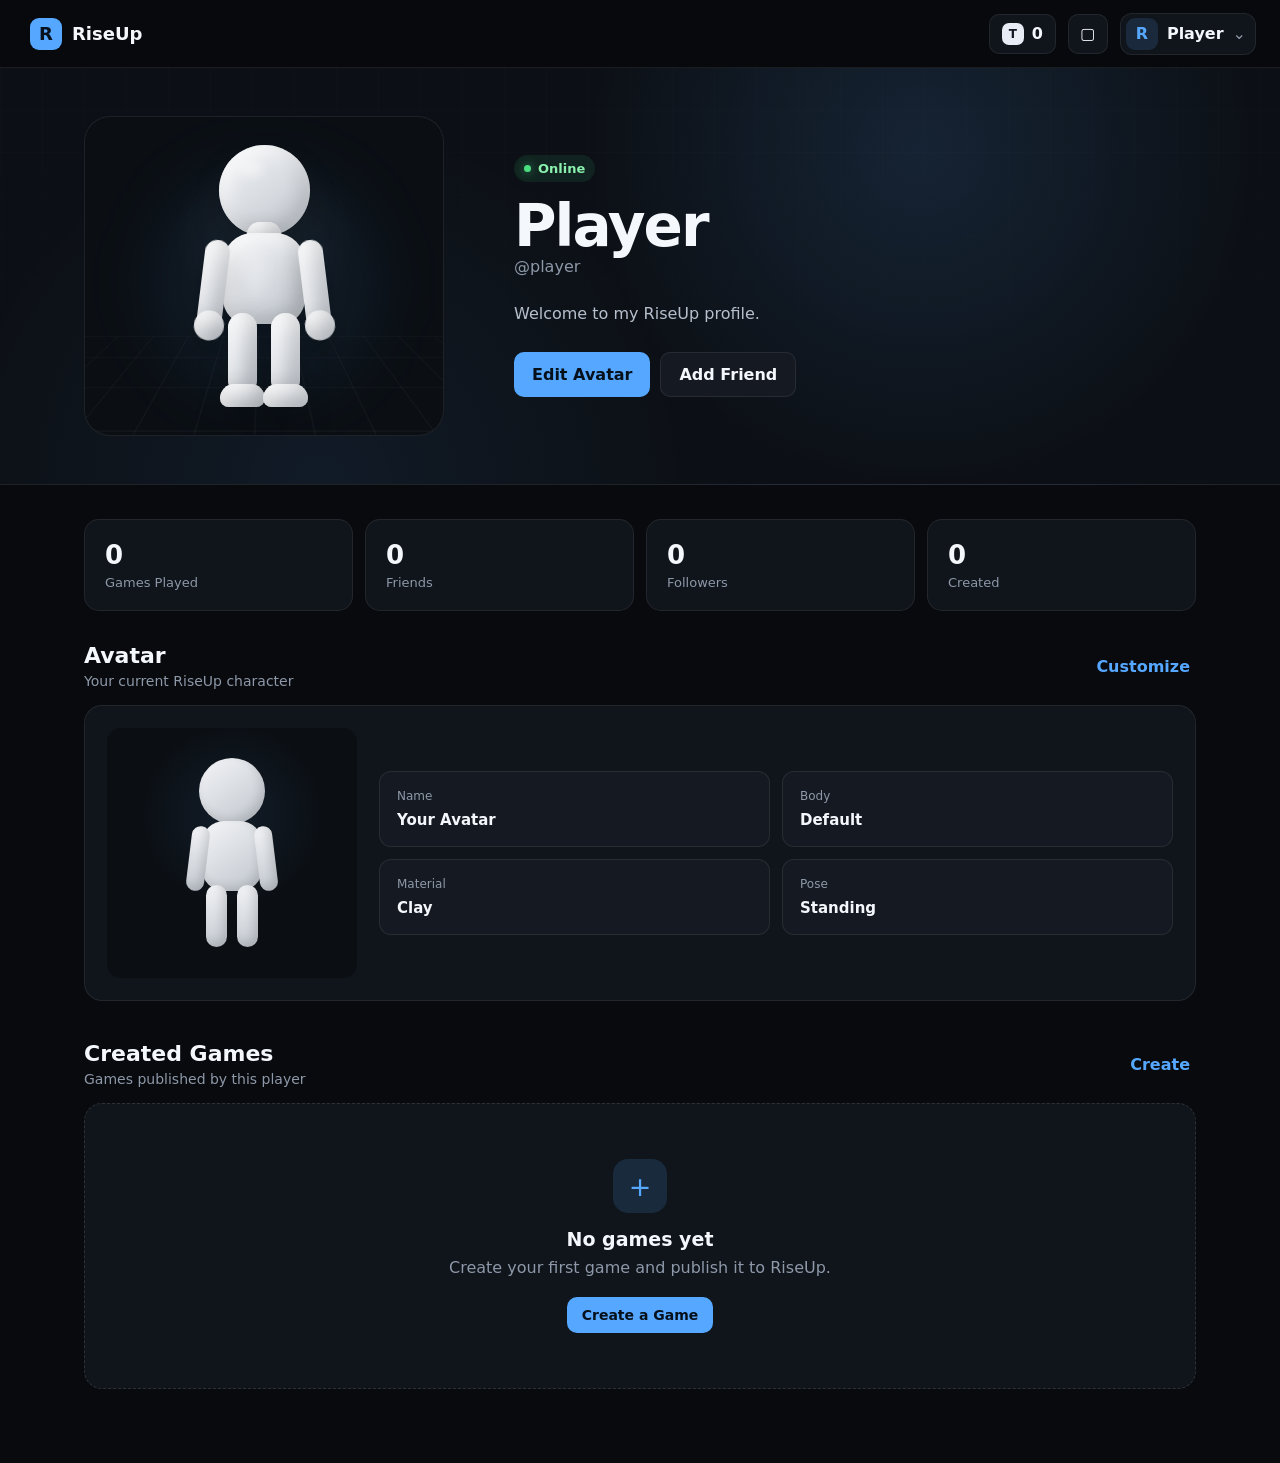
<file: player.html>
<!DOCTYPE html>

<html lang="en">
<head>
    <meta charset="UTF-8">
    <meta name="viewport" content="width=device-width, initial-scale=1.0">
    <title>Player — RiseUp</title>
    <link rel="stylesheet" href="player.css">
</head>
<body>

<div class="app">

    <header class="topbar">
        <button class="brand" id="homeButton" type="button">
            <span class="brand-mark">R</span>
            <span>RiseUp</span>
        </button>

        <div class="topbar-spacer"></div>

        <div class="tok">
            <span class="tok-icon">T</span>
            <span id="tokAmount">0</span>
        </div>

        <button class="icon-button" id="messagesButton" type="button" aria-label="Messages">
            <span class="icon">▢</span>
        </button>

        <button class="profile-button" id="profileButton" type="button">
            <span class="profile-avatar" id="topAvatar">R</span>
            <span class="profile-name" id="topUsername">Player</span>
            <span class="chevron">⌄</span>
        </button>
    </header>

    <main class="page">

        <section class="profile-hero">

            <div class="hero-background"></div>

            <div class="hero-content">

                <div class="avatar-stage" id="avatarStage">
                    <div class="stage-grid"></div>
                    <div class="stage-glow"></div>

                    <div class="avatar" id="avatar">

                        <div class="avatar-shadow"></div>

                        <div class="avatar-model">

                            <div class="avatar-head">
                                <div class="head-highlight"></div>
                            </div>

                            <div class="avatar-neck"></div>

                            <div class="avatar-torso">
                                <div class="torso-highlight"></div>
                            </div>

                            <div class="avatar-arm left">
                                <div class="avatar-hand"></div>
                            </div>

                            <div class="avatar-arm right">
                                <div class="avatar-hand"></div>
                            </div>

                            <div class="avatar-leg left">
                                <div class="avatar-foot"></div>
                            </div>

                            <div class="avatar-leg right">
                                <div class="avatar-foot"></div>
                            </div>

                        </div>
                    </div>
                </div>

                <div class="profile-info">

                    <div class="online-status">
                        <span></span>
                        Online
                    </div>

                    <h1 id="displayName">Player</h1>

                    <p class="username" id="username">@player</p>

                    <p class="bio" id="bio">
                        Welcome to my RiseUp profile.
                    </p>

                    <div class="profile-actions">
                        <button class="primary-button" id="editAvatarButton" type="button">
                            Edit Avatar
                        </button>

                        <button class="secondary-button" id="addFriendButton" type="button">
                            Add Friend
                        </button>
                    </div>

                </div>

            </div>
        </section>

        <section class="content">

            <div class="stats-row">

                <div class="stat-card">
                    <span class="stat-value" id="gamesPlayed">0</span>
                    <span class="stat-label">Games Played</span>
                </div>

                <div class="stat-card">
                    <span class="stat-value" id="friendsCount">0</span>
                    <span class="stat-label">Friends</span>
                </div>

                <div class="stat-card">
                    <span class="stat-value" id="followersCount">0</span>
                    <span class="stat-label">Followers</span>
                </div>

                <div class="stat-card">
                    <span class="stat-value" id="createdCount">0</span>
                    <span class="stat-label">Created</span>
                </div>

            </div>

            <div class="section">

                <div class="section-heading">
                    <div>
                        <h2>Avatar</h2>
                        <p>Your current RiseUp character</p>
                    </div>

                    <button class="text-button" id="customizeButton" type="button">
                        Customize
                    </button>
                </div>

                <div class="avatar-details">

                    <div class="detail-avatar">
                        <div class="mini-avatar" id="miniAvatar">
                            <div class="mini-head"></div>
                            <div class="mini-body"></div>
                            <div class="mini-arm mini-left"></div>
                            <div class="mini-arm mini-right"></div>
                            <div class="mini-leg mini-leg-left"></div>
                            <div class="mini-leg mini-leg-right"></div>
                        </div>
                    </div>

                    <div class="avatar-properties">

                        <div class="property">
                            <span>Name</span>
                            <strong id="avatarName">Your Avatar</strong>
                        </div>

                        <div class="property">
                            <span>Body</span>
                            <strong id="avatarBody">Default</strong>
                        </div>

                        <div class="property">
                            <span>Material</span>
                            <strong id="avatarMaterial">Clay</strong>
                        </div>

                        <div class="property">
                            <span>Pose</span>
                            <strong id="avatarPose">Standing</strong>
                        </div>

                    </div>

                </div>

            </div>

            <div class="section">

                <div class="section-heading">
                    <div>
                        <h2>Created Games</h2>
                        <p>Games published by this player</p>
                    </div>

                    <button class="text-button" id="createButton" type="button">
                        Create
                    </button>
                </div>

                <div class="empty-card" id="gamesEmpty">
                    <div class="empty-icon">+</div>
                    <h3>No games yet</h3>
                    <p>Create your first game and publish it to RiseUp.</p>
                    <button class="primary-button small" id="createGameButton" type="button">
                        Create a Game
                    </button>
                </div>

                <div class="games-grid" id="gamesGrid"></div>

            </div>

        </section>

    </main>

</div>

<script src="player.js"></script>


</body>
</html>
</file>
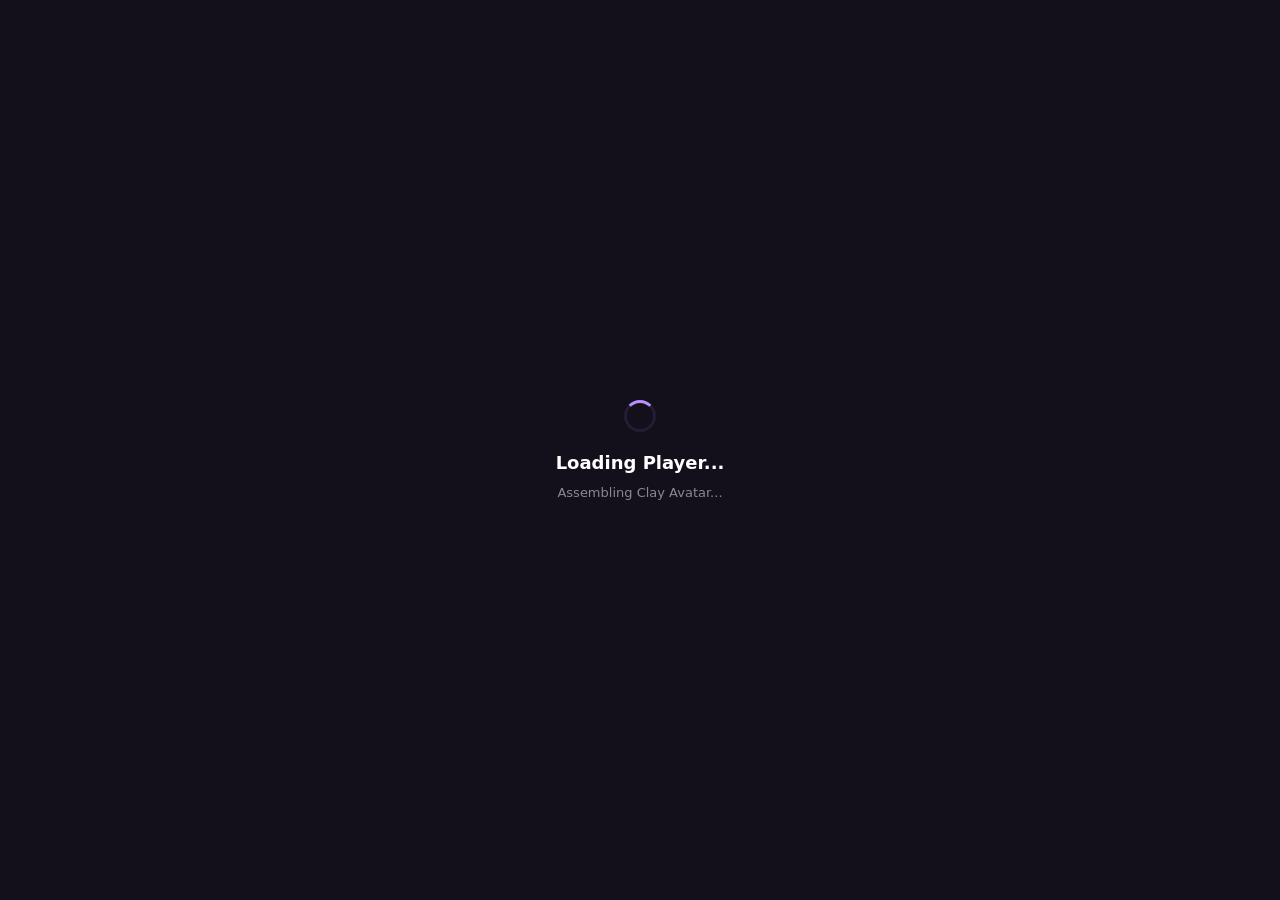
<file: player3d.html>
<!DOCTYPE html>
<html lang="en">
<head>
    <meta charset="UTF-8">
    <meta name="viewport" content="width=device-width, initial-scale=1.0">
    <title>RiseUp - Player Preview</title>
    <link rel="stylesheet" href="player3d.css">
</head>
            <body>
    <div id="game">
        <!-- Main Top Navigation HUD Bar -->
        <div id="topBar">
            <div class="brand">
                <div class="brandMark"></div>
                <span>RiseUp</span>
            </div>
            <div class="gameName">Player Preview Environment</div>
            <button id="exitButton">Exit</button>
        </div>

        <!-- Gameplay Control Hints Overlay -->
        <div id="controls">
            <div class="controlTitle">CONTROLS</div>
            <div class="controlRow"><span class="key">W</span><span class="key">A</span><span class="key">S</span><span class="key">D</span> Move</div>
            <div class="controlRow"><span class="wideKey">SPACE</span> Jump</div>
            <div class="controlRow"><span class="wideKey">SHIFT</span> Run</div>
            <div class="controlRow"><span>Mouse Camera</span></div>
        </div>

        <!-- Crosshair center reticle element -->
        <div id="crosshair"></div>

        <!-- Bottom Status HUD -->
        <div id="bottomBar">
            <div id="playerStatus">
                <div class="statusDot"></div>
                <span id="statusText">Molding Clay Model...</span>
            </div>
            <div id="cameraHint">Drag to look • Scroll to zoom</div>
        </div>

        <!-- Fullscreen Loading Overlay Scene Component -->
        <div id="loading">
            <div class="loadingBox">
                <div class="spinner"></div>
                <div id="loadingTitle">Loading Player...</div>
                <div id="loadingText">Assembling Clay Avatar...</div>
            </div>
        </div>

        <!-- Exception Error Screen Template Layer -->
        <div id="error" class="hidden">
            <div class="errorBox">
                <h2>Player couldn't load</h2>
                <p id="errorText">Render Pipeline Initialisation Error.</p>
            </div>
        </div>
    </div>

    <!-- Script import using correct file path -->
    <script type="module" src="player3d.js"></script>
</body>
</html>
</file>
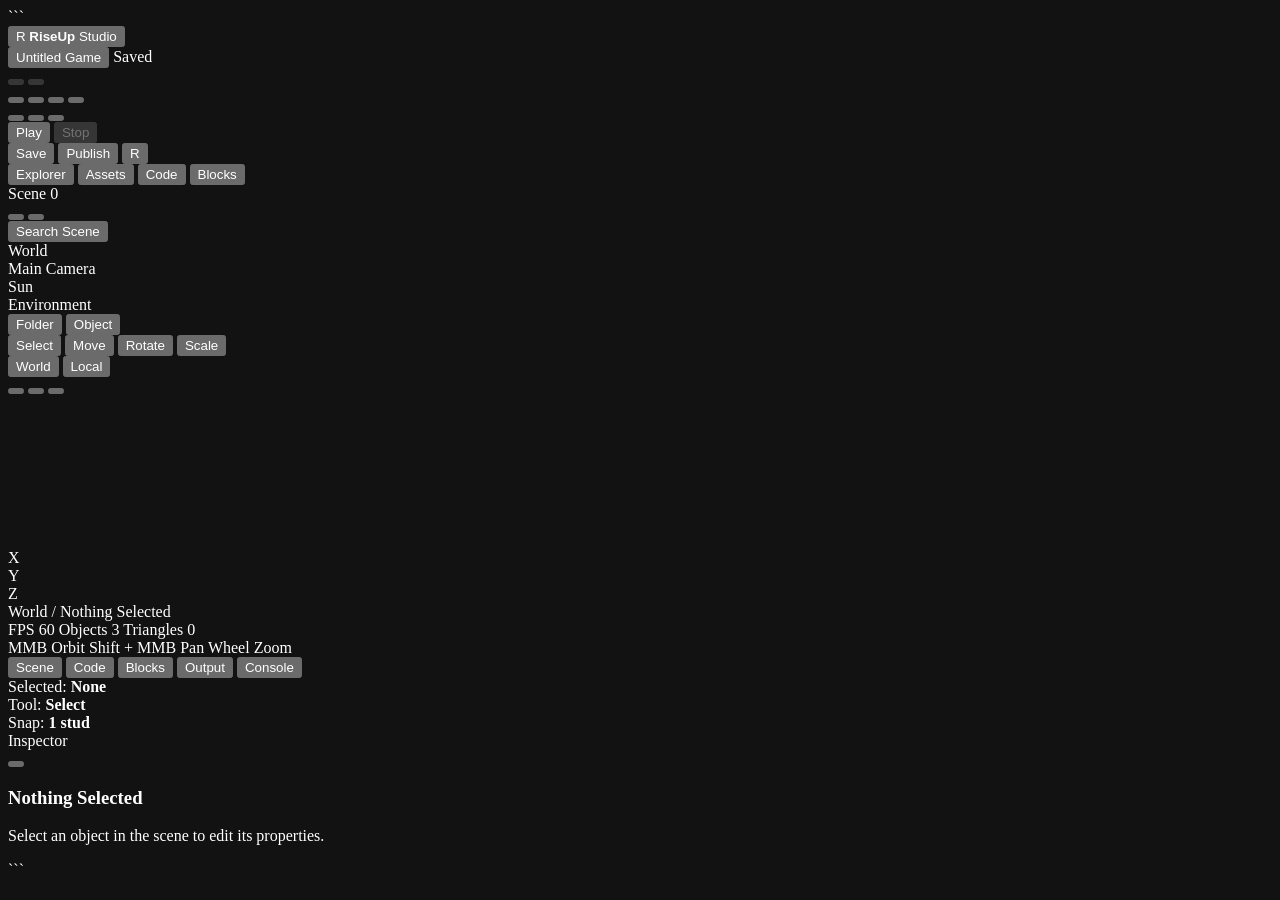
<file: studio.html>
<!DOCTYPE html>

<html lang="en">
<head>
<meta charset="UTF-8">
<meta name="viewport" content="width=device-width, initial-scale=1.0">
<meta name="theme-color" content="#0b0d11">
<meta name="color-scheme" content="dark">
<meta name="description" content="RiseUp Game Engine X Studio">
<title>RiseUp Studio — Game Engine X</title>
</head>

<body>

<div id="app" class="engine-app">

```
<!-- =========================================================
     APPLICATION SHELL
     ========================================================= -->

<header id="topbar" class="engine-topbar">

    <div class="topbar-left">

        <button
            id="brandButton"
            class="brand-button"
            type="button"
            aria-label="Open RiseUp Studio menu"
        >
            <span class="brand-mark" aria-hidden="true">
                <span class="brand-mark-r">R</span>
            </span>

            <span class="brand-text">
                <strong>RiseUp</strong>
                <span>Studio</span>
            </span>
        </button>

        <div class="topbar-divider" aria-hidden="true"></div>

        <button
            id="projectMenuButton"
            class="project-menu-button"
            type="button"
            aria-haspopup="menu"
            aria-expanded="false"
        >
            <span id="projectNameLabel">Untitled Game</span>
            <span class="dropdown-arrow" aria-hidden="true"></span>
        </button>

        <span
            id="saveState"
            class="save-state"
            aria-live="polite"
        >
            Saved
        </span>

    </div>

    <nav
        id="mainToolbar"
        class="main-toolbar"
        aria-label="Studio tools"
    >

        <div class="tool-group">
            <button
                id="undoButton"
                class="toolbar-button"
                type="button"
                title="Undo"
                aria-label="Undo"
                disabled
            >
                <span class="icon icon-undo" aria-hidden="true"></span>
            </button>

            <button
                id="redoButton"
                class="toolbar-button"
                type="button"
                title="Redo"
                aria-label="Redo"
                disabled
            >
                <span class="icon icon-redo" aria-hidden="true"></span>
            </button>
        </div>

        <div class="toolbar-divider" aria-hidden="true"></div>

        <div class="tool-group">

            <button
                id="selectTool"
                class="toolbar-button active"
                type="button"
                data-tool="select"
                title="Select"
                aria-label="Select tool"
                aria-pressed="true"
            >
                <span class="icon icon-select" aria-hidden="true"></span>
            </button>

            <button
                id="moveTool"
                class="toolbar-button"
                type="button"
                data-tool="move"
                title="Move"
                aria-label="Move tool"
                aria-pressed="false"
            >
                <span class="icon icon-move" aria-hidden="true"></span>
            </button>

            <button
                id="rotateTool"
                class="toolbar-button"
                type="button"
                data-tool="rotate"
                title="Rotate"
                aria-label="Rotate tool"
                aria-pressed="false"
            >
                <span class="icon icon-rotate" aria-hidden="true"></span>
            </button>

            <button
                id="scaleTool"
                class="toolbar-button"
                type="button"
                data-tool="scale"
                title="Scale"
                aria-label="Scale tool"
                aria-pressed="false"
            >
                <span class="icon icon-scale" aria-hidden="true"></span>
            </button>

        </div>

        <div class="toolbar-divider" aria-hidden="true"></div>

        <div class="tool-group">

            <button
                id="snapButton"
                class="toolbar-button"
                type="button"
                title="Snap"
                aria-label="Toggle snapping"
                aria-pressed="true"
            >
                <span class="icon icon-snap" aria-hidden="true"></span>
            </button>

            <button
                id="gridButton"
                class="toolbar-button active"
                type="button"
                title="Grid"
                aria-label="Toggle grid"
                aria-pressed="true"
            >
                <span class="icon icon-grid" aria-hidden="true"></span>
            </button>

            <button
                id="focusButton"
                class="toolbar-button"
                type="button"
                title="Focus Selection"
                aria-label="Focus selected object"
            >
                <span class="icon icon-focus" aria-hidden="true"></span>
            </button>

        </div>

    </nav>

    <div class="topbar-right">

        <div class="play-controls">

            <button
                id="playButton"
                class="play-button"
                type="button"
                title="Play Game"
            >
                <span class="icon icon-play" aria-hidden="true"></span>
                <span>Play</span>
            </button>

            <button
                id="stopButton"
                class="stop-button"
                type="button"
                title="Stop Game"
                disabled
            >
                <span class="icon icon-stop" aria-hidden="true"></span>
                <span>Stop</span>
            </button>

        </div>

        <button
            id="saveButton"
            class="secondary-action"
            type="button"
        >
            Save
        </button>

        <button
            id="publishButton"
            class="publish-button"
            type="button"
        >
            Publish
        </button>

        <button
            id="accountButton"
            class="account-button"
            type="button"
            aria-label="Account"
            aria-haspopup="menu"
            aria-expanded="false"
        >
            <span id="topbarAvatar" class="topbar-avatar">R</span>
        </button>

    </div>

</header>


<!-- =========================================================
     MAIN ENGINE WORKSPACE
     ========================================================= -->

<main id="workspace" class="engine-workspace">

    <!-- =====================================================
         LEFT DOCK
         ===================================================== -->

    <aside
        id="leftDock"
        class="left-dock"
        aria-label="Project tools"
    >

        <div class="dock-tabs" role="tablist">

            <button
                id="explorerTab"
                class="dock-tab active"
                type="button"
                role="tab"
                aria-selected="true"
                aria-controls="explorerPanel"
            >
                <span class="icon icon-explorer" aria-hidden="true"></span>
                <span class="dock-tab-label">Explorer</span>
            </button>

            <button
                id="assetsTab"
                class="dock-tab"
                type="button"
                role="tab"
                aria-selected="false"
                aria-controls="assetsPanel"
            >
                <span class="icon icon-assets" aria-hidden="true"></span>
                <span class="dock-tab-label">Assets</span>
            </button>

            <button
                id="codeTab"
                class="dock-tab"
                type="button"
                role="tab"
                aria-selected="false"
                aria-controls="codePanel"
            >
                <span class="icon icon-code" aria-hidden="true"></span>
                <span class="dock-tab-label">Code</span>
            </button>

            <button
                id="blocksTab"
                class="dock-tab"
                type="button"
                role="tab"
                aria-selected="false"
                aria-controls="blocksPanel"
            >
                <span class="icon icon-blocks" aria-hidden="true"></span>
                <span class="dock-tab-label">Blocks</span>
            </button>

        </div>


        <!-- Explorer -->

        <section
            id="explorerPanel"
            class="dock-panel active"
            role="tabpanel"
        >

            <div class="panel-header">

                <div class="panel-title">
                    <span>Scene</span>
                    <span id="sceneObjectCount" class="panel-count">0</span>
                </div>

                <div class="panel-actions">

                    <button
                        id="addObjectButton"
                        class="small-icon-button"
                        type="button"
                        title="Add Object"
                        aria-label="Add Object"
                    >
                        <span class="icon icon-plus" aria-hidden="true"></span>
                    </button>

                    <button
                        id="sceneOptionsButton"
                        class="small-icon-button"
                        type="button"
                        title="Scene Options"
                        aria-label="Scene Options"
                    >
                        <span class="icon icon-more" aria-hidden="true"></span>
                    </button>

                </div>

            </div>


            <div class="scene-toolbar">

                <button
                    id="sceneSearchButton"
                    class="scene-search-button"
                    type="button"
                >
                    <span class="icon icon-search" aria-hidden="true"></span>
                    <span>Search Scene</span>
                </button>

            </div>


            <div
                id="sceneTree"
                class="scene-tree"
                role="tree"
                aria-label="Scene hierarchy"
            >

                <div
                    id="sceneRoot"
                    class="scene-node scene-root"
                    role="treeitem"
                    aria-expanded="true"
                    tabindex="0"
                >

                    <span class="node-arrow expanded" aria-hidden="true"></span>

                    <span class="node-icon node-icon-world" aria-hidden="true"></span>

                    <span class="node-name">World</span>

                </div>


                <div
                    id="sceneChildren"
                    class="scene-children"
                    role="group"
                >

                    <div
                        class="scene-node"
                        data-object-id="camera-main"
                        data-object-type="Camera"
                        role="treeitem"
                        tabindex="-1"
                    >
                        <span class="node-arrow empty" aria-hidden="true"></span>
                        <span class="node-icon node-icon-camera" aria-hidden="true"></span>
                        <span class="node-name">Main Camera</span>
                    </div>


                    <div
                        class="scene-node"
                        data-object-id="sun-main"
                        data-object-type="Light"
                        role="treeitem"
                        tabindex="-1"
                    >
                        <span class="node-arrow empty" aria-hidden="true"></span>
                        <span class="node-icon node-icon-light" aria-hidden="true"></span>
                        <span class="node-name">Sun</span>
                    </div>


                    <div
                        class="scene-node"
                        data-object-id="environment"
                        data-object-type="Folder"
                        role="treeitem"
                        aria-expanded="true"
                        tabindex="-1"
                    >
                        <span class="node-arrow expanded" aria-hidden="true"></span>
                        <span class="node-icon node-icon-folder" aria-hidden="true"></span>
                        <span class="node-name">Environment</span>
                    </div>

                </div>

            </div>


            <div class="scene-footer">

                <button
                    id="createFolderButton"
                    class="scene-footer-button"
                    type="button"
                >
                    <span class="icon icon-folder-plus" aria-hidden="true"></span>
                    Folder
                </button>

                <button
                    id="createObjectButton"
                    class="scene-footer-button"
                    type="button"
                >
                    <span class="icon icon-cube-plus" aria-hidden="true"></span>
                    Object
                </button>

            </div>

        </section>


        <!-- Assets -->

        <section
            id="assetsPanel"
            class="dock-panel"
            role="tabpanel"
            hidden
        >

            <div class="panel-header">

                <div class="panel-title">
                    <span>Assets</span>
                </div>

                <div class="panel-actions">

                    <button
                        id="importAssetButton"
                        class="small-icon-button"
                        type="button"
                        title="Import Asset"
                        aria-label="Import Asset"
                    >
                        <span class="icon icon-upload" aria-hidden="true"></span>
                    </button>

                    <button
                        id="newAssetButton"
                        class="small-icon-button"
                        type="button"
                        title="New Asset"
                        aria-label="New Asset"
                    >
                        <span class="icon icon-plus" aria-hidden="true"></span>
                    </button>

                </div>

            </div>


            <div class="asset-search">

                <label
                    class="search-field"
                    for="assetSearchInput"
                >
                    <span class="icon icon-search" aria-hidden="true"></span>

                    <input
                        id="assetSearchInput"
                        type="search"
                        placeholder="Search assets"
                        autocomplete="off"
                    >
                </label>

            </div>


            <div
                id="assetBrowser"
                class="asset-browser"
            >

                <div class="asset-section">

                    <div class="asset-section-title">
                        <span>Project</span>
                    </div>

                    <button
                        class="asset-item"
                        type="button"
                        data-asset-type="folder"
                        data-asset-id="scripts"
                    >
                        <span class="asset-icon asset-folder"></span>
                        <span class="asset-name">Scripts</span>
                    </button>

                    <button
                        class="asset-item"
                        type="button"
                        data-asset-type="folder"
                        data-asset-id="materials"
                    >
                        <span class="asset-icon asset-folder"></span>
                        <span class="asset-name">Materials</span>
                    </button>

                    <button
                        class="asset-item"
                        type="button"
                        data-asset-type="folder"
                        data-asset-id="meshes"
                    >
                        <span class="asset-icon asset-folder"></span>
                        <span class="asset-name">Meshes</span>
                    </button>

                    <button
                        class="asset-item"
                        type="button"
                        data-asset-type="folder"
                        data-asset-id="textures"
                    >
                        <span class="asset-icon asset-folder"></span>
                        <span class="asset-name">Textures</span>
                    </button>

                    <button
                        class="asset-item"
                        type="button"
                        data-asset-type="folder"
                        data-asset-id="audio"
                    >
                        <span class="asset-icon asset-folder"></span>
                        <span class="asset-name">Audio</span>
                    </button>

                </div>


                <div class="asset-section">

                    <div class="asset-section-title">
                        <span>Built In</span>
                    </div>

                    <button
                        class="asset-item"
                        type="button"
                        data-asset-type="mesh"
                        data-asset-id="cube"
                    >
                        <span class="asset-icon asset-mesh"></span>
                        <span class="asset-name">Cube</span>
                    </button>

                    <button
                        class="asset-item"
                        type="button"
                        data-asset-type="mesh"
                        data-asset-id="sphere"
                    >
                        <span class="asset-icon asset-mesh"></span>
                        <span class="asset-name">Sphere</span>
                    </button>

                    <button
                        class="asset-item"
                        type="button"
                        data-asset-type="mesh"
                        data-asset-id="cylinder"
                    >
                        <span class="asset-icon asset-mesh"></span>
                        <span class="asset-name">Cylinder</span>
                    </button>

                    <button
                        class="asset-item"
                        type="button"
                        data-asset-type="mesh"
                        data-asset-id="plane"
                    >
                        <span class="asset-icon asset-mesh"></span>
                        <span class="asset-name">Plane</span>
                    </button>

                    <button
                        class="asset-item"
                        type="button"
                        data-asset-type="mesh"
                        data-asset-id="wedge"
                    >
                        <span class="asset-icon asset-mesh"></span>
                        <span class="asset-name">Wedge</span>
                    </button>

                    <button
                        class="asset-item"
                        type="button"
                        data-asset-type="mesh"
                        data-asset-id="cone"
                    >
                        <span class="asset-icon asset-mesh"></span>
                        <span class="asset-name">Cone</span>
                    </button>

                </div>

            </div>

        </section>


        <!-- Code -->

        <section
            id="codePanel"
            class="dock-panel"
            role="tabpanel"
            hidden
        >

            <div class="panel-header">

                <div class="panel-title">
                    <span>Code</span>
                </div>

                <button
                    id="newScriptButton"
                    class="small-icon-button"
                    type="button"
                    title="New Script"
                    aria-label="New Script"
                >
                    <span class="icon icon-plus" aria-hidden="true"></span>
                </button>

            </div>


            <div class="code-file-list">

                <button
                    class="code-file active"
                    type="button"
                    data-file="index.rise"
                >
                    <span class="code-file-icon">R</span>
                    <span class="code-file-name">index.rise</span>
                </button>

                <button
                    class="code-file"
                    type="button"
                    data-file="player.rise"
                >
                    <span class="code-file-icon">R</span>
                    <span class="code-file-name">player.rise</span>
                </button>

                <button
                    class="code-file"
                    type="button"
                    data-file="world.rise"
                >
                    <span class="code-file-icon">R</span>
                    <span class="code-file-name">world.rise</span>
                </button>

            </div>

        </section>


        <!-- Blocks -->

        <section
            id="blocksPanel"
            class="dock-panel"
            role="tabpanel"
            hidden
        >

            <div class="panel-header">

                <div class="panel-title">
                    <span>Visual Scripts</span>
                </div>

                <button
                    id="newBlockGraphButton"
                    class="small-icon-button"
                    type="button"
                    title="New Graph"
                    aria-label="New Graph"
                >
                    <span class="icon icon-plus" aria-hidden="true"></span>
                </button>

            </div>


            <div class="block-category-list">

                <button
                    class="block-category"
                    type="button"
                    data-category="events"
                >
                    <span class="category-dot events"></span>
                    Events
                </button>

                <button
                    class="block-category"
                    type="button"
                    data-category="logic"
                >
                    <span class="category-dot logic"></span>
                    Logic
                </button>

                <button
                    class="block-category"
                    type="button"
                    data-category="objects"
                >
                    <span class="category-dot objects"></span>
                    Objects
                </button>

                <button
                    class="block-category"
                    type="button"
                    data-category="movement"
                >
                    <span class="category-dot movement"></span>
                    Movement
                </button>

                <button
                    class="block-category"
                    type="button"
                    data-category="world"
                >
                    <span class="category-dot world"></span>
                    World
                </button>

                <button
                    class="block-category"
                    type="button"
                    data-category="player"
                >
                    <span class="category-dot player"></span>
                    Player
                </button>

                <button
                    class="block-category"
                    type="button"
                    data-category="ui"
                >
                    <span class="category-dot ui"></span>
                    UI
                </button>

            </div>

        </section>

    </aside>


    <!-- =====================================================
         CENTER EDITOR
         ===================================================== -->

    <section
        id="editorArea"
        class="editor-area"
        aria-label="Game Engine viewport"
    >

        <!-- Viewport Toolbar -->

        <div
            id="viewportToolbar"
            class="viewport-toolbar"
        >

            <div class="viewport-toolbar-left">

                <div class="mode-selector">

                    <button
                        id="modeSelectButton"
                        class="mode-button active"
                        type="button"
                        aria-pressed="true"
                    >
                        <span class="icon icon-select" aria-hidden="true"></span>
                        Select
                    </button>

                    <button
                        id="modeMoveButton"
                        class="mode-button"
                        type="button"
                        aria-pressed="false"
                    >
                        <span class="icon icon-move" aria-hidden="true"></span>
                        Move
                    </button>

                    <button
                        id="modeRotateButton"
                        class="mode-button"
                        type="button"
                        aria-pressed="false"
                    >
                        <span class="icon icon-rotate" aria-hidden="true"></span>
                        Rotate
                    </button>

                    <button
                        id="modeScaleButton"
                        class="mode-button"
                        type="button"
                        aria-pressed="false"
                    >
                        <span class="icon icon-scale" aria-hidden="true"></span>
                        Scale
                    </button>

                </div>

            </div>


            <div class="viewport-toolbar-center">

                <div class="coordinate-mode">

                    <button
                        id="worldSpaceButton"
                        class="coordinate-button active"
                        type="button"
                        aria-pressed="true"
                    >
                        World
                    </button>

                    <button
                        id="localSpaceButton"
                        class="coordinate-button"
                        type="button"
                        aria-pressed="false"
                    >
                        Local
                    </button>

                </div>

            </div>


            <div class="viewport-toolbar-right">

                <button
                    id="cameraPerspectiveButton"
                    class="viewport-button active"
                    type="button"
                    title="Perspective"
                    aria-label="Perspective camera"
                    aria-pressed="true"
                >
                    <span class="icon icon-perspective" aria-hidden="true"></span>
                </button>

                <button
                    id="cameraOrthographicButton"
                    class="viewport-button"
                    type="button"
                    title="Orthographic"
                    aria-label="Orthographic camera"
                    aria-pressed="false"
                >
                    <span class="icon icon-orthographic" aria-hidden="true"></span>
                </button>

                <button
                    id="viewportOptionsButton"
                    class="viewport-button"
                    type="button"
                    title="Viewport Options"
                    aria-label="Viewport Options"
                >
                    <span class="icon icon-more" aria-hidden="true"></span>
                </button>

            </div>

        </div>


        <!-- 3D Viewport -->

        <div
            id="viewport"
            class="viewport"
            tabindex="0"
            aria-label="3D game viewport. Use mouse to orbit, pan, and zoom."
        >

            <canvas
                id="engineCanvas"
                class="engine-canvas"
                aria-label="3D scene"
            ></canvas>


            <div
                id="viewportGrid"
                class="viewport-grid"
                aria-hidden="true"
            ></div>


            <div
                id="viewportWorld"
                class="viewport-world"
                aria-hidden="true"
            >

                <div class="world-horizon"></div>

                <div class="world-ground"></div>

                <div class="world-grid-lines"></div>

                <div class="scene-preview">

                    <div
                        class="preview-object preview-cube"
                        data-preview-type="cube"
                    >
                        <div class="cube-face cube-front"></div>
                        <div class="cube-face cube-back"></div>
                        <div class="cube-face cube-left"></div>
                        <div class="cube-face cube-right"></div>
                        <div class="cube-face cube-top"></div>
                        <div class="cube-face cube-bottom"></div>
                    </div>

                </div>

            </div>


            <!-- Selection -->

            <div
                id="selectionBox"
                class="selection-box"
                hidden
                aria-hidden="true"
            ></div>


            <!-- Transform Gizmo -->

            <div
                id="transformGizmo"
                class="transform-gizmo"
                hidden
                aria-hidden="true"
            >

                <div
                    id="gizmoX"
                    class="gizmo-axis gizmo-axis-x"
                    data-axis="x"
                >
                    <span></span>
                </div>

                <div
                    id="gizmoY"
                    class="gizmo-axis gizmo-axis-y"
                    data-axis="y"
                >
                    <span></span>
                </div>

                <div
                    id="gizmoZ"
                    class="gizmo-axis gizmo-axis-z"
                    data-axis="z"
                >
                    <span></span>
                </div>

                <div
                    id="gizmoCenter"
                    class="gizmo-center"
                ></div>

            </div>


            <!-- World Axis -->

            <div
                id="worldAxis"
                class="world-axis"
                aria-hidden="true"
            >

                <div class="axis-line axis-x">
                    <span>X</span>
                </div>

                <div class="axis-line axis-y">
                    <span>Y</span>
                </div>

                <div class="axis-line axis-z">
                    <span>Z</span>
                </div>

            </div>


            <!-- Viewport Overlay -->

            <div class="viewport-overlay">

                <div
                    id="viewportBreadcrumb"
                    class="viewport-breadcrumb"
                >
                    <span>World</span>
                    <span class="breadcrumb-separator">/</span>
                    <span id="selectedObjectBreadcrumb">Nothing Selected</span>
                </div>


                <div
                    id="viewportStats"
                    class="viewport-stats"
                >
                    <span id="fpsCounter">FPS 60</span>
                    <span id="objectCounter">Objects 3</span>
                    <span id="triangleCounter">Triangles 0</span>
                </div>


                <div
                    id="cameraHint"
                    class="camera-hint"
                >
                    <span>MMB</span> Orbit
                    <span>Shift + MMB</span> Pan
                    <span>Wheel</span> Zoom
                </div>

            </div>


            <!-- Empty Scene -->

            <div
                id="emptySceneOverlay"
                class="empty-scene-overlay"
                hidden
            >

                <div class="empty-scene-content">

                    <div class="empty-scene-icon">
                        <span class="icon icon-cube" aria-hidden="true"></span>
                    </div>

                    <h2>Your World Is Empty</h2>

                    <p>
                        Add an object to begin building your game.
                    </p>

                    <button
                        id="emptySceneAddButton"
                        class="primary-action"
                        type="button"
                    >
                        Add Object
                    </button>

                </div>

            </div>

        </div>


        <!-- =================================================
             BOTTOM EDITOR
             ================================================= -->

        <section
            id="bottomEditor"
            class="bottom-editor"
        >

            <div class="bottom-tabs" role="tablist">

                <button
                    id="sceneTab"
                    class="bottom-tab active"
                    type="button"
                    role="tab"
                    aria-selected="true"
                    aria-controls="scenePanel"
                >
                    Scene
                </button>

                <button
                    id="codeWorkspaceTab"
                    class="bottom-tab"
                    type="button"
                    role="tab"
                    aria-selected="false"
                    aria-controls="codeWorkspace"
                >
                    Code
                </button>

                <button
                    id="blocksWorkspaceTab"
                    class="bottom-tab"
                    type="button"
                    role="tab"
                    aria-selected="false"
                    aria-controls="blocksWorkspace"
                >
                    Blocks
                </button>

                <button
                    id="outputTab"
                    class="bottom-tab"
                    type="button"
                    role="tab"
                    aria-selected="false"
                    aria-controls="outputPanel"
                >
                    Output
                </button>

                <button
                    id="consoleTab"
                    class="bottom-tab"
                    type="button"
                    role="tab"
                    aria-selected="false"
                    aria-controls="consolePanel"
                >
                    Console
                </button>

            </div>


            <!-- Scene Bottom Panel -->

            <div
                id="scenePanel"
                class="bottom-panel active"
                role="tabpanel"
            >

                <div class="scene-status">

                    <div class="status-group">

                        <span class="status-label">Selected:</span>

                        <strong id="sceneSelectedName">
                            None
                        </strong>

                    </div>

                    <div class="status-group">

                        <span class="status-label">Tool:</span>

                        <strong id="sceneSelectedTool">
                            Select
                        </strong>

                    </div>

                    <div class="status-group">

                        <span class="status-label">Snap:</span>

                        <strong id="sceneSnapStatus">
                            1 stud
                        </strong>

                    </div>

                </div>

            </div>


            <!-- Code Workspace -->

            <div
                id="codeWorkspace"
                class="bottom-panel code-workspace"
                role="tabpanel"
                hidden
            >

                <div class="code-workspace-toolbar">

                    <div class="code-tabs">

                        <button
                            class="code-tab active"
                            type="button"
                            data-code-file="index.rise"
                        >
                            <span class="code-tab-icon">R</span>
                            index.rise
                        </button>

                    </div>

                    <div class="code-actions">

                        <button
                            id="formatCodeButton"
                            class="code-action"
                            type="button"
                        >
                            Format
                        </button>

                        <button
                            id="runCodeButton"
                            class="code-action primary"
                            type="button"
                        >
                            Run
                        </button>

                    </div>

                </div>


                <div class="code-editor-shell">

                    <div
                        id="codeLineNumbers"
                        class="code-line-numbers"
                        aria-hidden="true"
                    >
                        <span>1</span>
                        <span>2</span>
                        <span>3</span>
                        <span>4</span>
                        <span>5</span>
                        <span>6</span>
                        <span>7</span>
                        <span>8</span>
                        <span>9</span>
                        <span>10</span>
                    </div>

                    <textarea
                        id="riseCodeEditor"
                        class="rise-code-editor"
                        spellcheck="false"
                        autocomplete="off"
                        autocorrect="off"
                        autocapitalize="off"
                        aria-label="RiseCode editor"
                    >map.name = "World";
```

add.mesh.cube();

x = 0;
y = 0;
z = 0;

player.walk.speed = 5;</textarea>

```
                </div>

            </div>


            <!-- Blocks Workspace -->

            <div
                id="blocksWorkspace"
                class="bottom-panel blocks-workspace"
                role="tabpanel"
                hidden
            >

                <div class="blocks-toolbar">

                    <div class="blocks-title">
                        Visual Script
                    </div>

                    <button
                        id="addBlockButton"
                        class="code-action primary"
                        type="button"
                    >
                        Add Block
                    </button>

                </div>


                <div
                    id="blockCanvas"
                    class="block-canvas"
                >

                    <div
                        class="logic-block event-block"
                        data-block-id="game-start"
                        draggable="true"
                    >
                        <div class="block-header">
                            <span>When</span>
                            <strong>Game Starts</strong>
                        </div>

                        <div class="block-connection output"></div>
                    </div>


                    <div
                        class="block-connector"
                        aria-hidden="true"
                    ></div>


                    <div
                        class="logic-block action-block"
                        data-block-id="spawn-player"
                        draggable="true"
                    >
                        <div class="block-header">
                            <span>Player</span>
                            <strong>Spawn</strong>
                        </div>

                        <div class="block-field">
                            <span>Position</span>
                            <input
                                type="text"
                                value="0, 0, 0"
                                aria-label="Spawn position"
                            >
                        </div>

                        <div class="block-connection input"></div>
                        <div class="block-connection output"></div>
                    </div>

                </div>

            </div>


            <!-- Output -->

            <div
                id="outputPanel"
                class="bottom-panel output-panel"
                role="tabpanel"
                hidden
            >

                <div class="output-toolbar">

                    <span class="output-title">Build Output</span>

                    <button
                        id="clearOutputButton"
                        class="code-action"
                        type="button"
                    >
                        Clear
                    </button>

                </div>

                <div
                    id="outputLog"
                    class="output-log"
                    role="log"
                    aria-live="polite"
                >
                    <div class="output-line info">
                        <span class="output-prefix">[Studio]</span>
                        Ready.
                    </div>
                </div>

            </div>


            <!-- Console -->

            <div
                id="consolePanel"
                class="bottom-panel console-panel"
                role="tabpanel"
                hidden
            >

                <div class="console-input-row">

                    <span class="console-prompt">&gt;</span>

                    <input
                        id="consoleInput"
                        class="console-input"
                        type="text"
                        autocomplete="off"
                        spellcheck="false"
                        placeholder="Enter engine command..."
                        aria-label="Engine console command"
                    >

                </div>

                <div
                    id="consoleOutput"
                    class="console-output"
                    role="log"
                ></div>

            </div>

        </section>

    </section>


    <!-- =====================================================
         RIGHT INSPECTOR
         ===================================================== -->

    <aside
        id="rightDock"
        class="right-dock"
        aria-label="Inspector"
    >

        <div class="inspector-header">

            <div class="inspector-title">
                <span>Inspector</span>
            </div>

            <button
                id="inspectorOptionsButton"
                class="small-icon-button"
                type="button"
                title="Inspector Options"
                aria-label="Inspector Options"
            >
                <span class="icon icon-more" aria-hidden="true"></span>
            </button>

        </div>


        <div
            id="inspectorEmpty"
            class="inspector-empty"
        >

            <div class="inspector-empty-icon">
                <span class="icon icon-cursor" aria-hidden="true"></span>
            </div>

            <h3>Nothing Selected</h3>

            <p>
                Select an object in the scene to edit its properties.
            </p>

        </div>


        <div
            id="inspectorContent"
            class="inspector-content"
            hidden
        >

            <section class="inspector-object-header">

                <div
                    id="inspectorObjectIcon"
                    class="inspector-object-icon"
                >
                    <span class="icon icon-cube" aria-hidden="true"></span>
                </div>

                <div class="inspector-object-info">

                    <input
                        id="inspectorObjectName"
                        class="object-name-input"
                        type="text"
                        value="Part"
                        aria-label="Object name"
                    >

                    <span
                        id="inspectorObjectType"
                        class="object-type"
                    >
                        Mesh
                    </span>

                </div>

            </section>


            <!-- Transform -->

            <section class="inspector-section">

                <button
                    class="inspector-section-header"
                    type="button"
                    data-section="transform"
                    aria-expanded="true"
                >
                    <span class="section-arrow expanded"></span>
                    <span>Transform</span>
                </button>


                <div
                    id="transformSection"
                    class="inspector-section-body"
                >

                    <div class="property-row">

                        <label>Position</label>

                        <div class="vector-fields">

                            <label class="vector-field x">
                                <span>X</span>
                                <input
                                    id="positionX"
                                    type="number"
                                    step="0.1"
                                    value="0"
                                    aria-label="Position X"
                                >
                            </label>

                            <label class="vector-field y">
                                <span>Y</span>
                                <input
                                    id="positionY"
                                    type="number"
                                    step="0.1"
                                    value="0"
                                    aria-label="Position Y"
                                >
                            </label>

                            <label class="vector-field z">
                                <span>Z</span>
                                <input
                                    id="positionZ"
                                    type="number"
                                    step="0.1"
                                    value="0"
                                    aria-label="Position Z"
                                >
                            </label>

                        </div>

                    </div>


                    <div class="property-row">

                        <label>Rotation</label>

                        <div class="vector-fields">

                            <label class="vector-field x">
                                <span>X</span>
                                <input
                                    id="rotationX"
                                    type="number"
                                    step="1"
                                    value="0"
                                    aria-label="Rotation X"
                                >
                            </label>

                            <label class="vector-field y">
                                <span>Y</span>
                                <input
                                    id="rotationY"
                                    type="number"
                                    step="1"
                                    value="0"
                                    aria-label="Rotation Y"
                                >
                            </label>

                            <label class="vector-field z">
                                <span>Z</span>
                                <input
                                    id="rotationZ"
                                    type="number"
                                    step="1"
                                    value="0"
                                    aria-label="Rotation Z"
                                >
                            </label>

                        </div>

                    </div>


                    <div class="property-row">

                        <label>Scale</label>

                        <div class="vector-fields">

                            <label class="vector-field x">
                                <span>X</span>
                                <input
                                    id="scaleX"
                                    type="number"
                                    step="0.1"
                                    value="1"
                                    aria-label="Scale X"
                                >
                            </label>

                            <label class="vector-field y">
                                <span>Y</span>
                                <input
                                    id="scaleY"
                                    type="number"
                                    step="0.1"
                                    value="1"
                                    aria-label="Scale Y"
                                >
                            </label>

                            <label class="vector-field z">
                                <span>Z</span>
                                <input
                                    id="scaleZ"
                                    type="number"
                                    step="0.1"
                                    value="1"
                                    aria-label="Scale Z"
                                >
                            </label>

                        </div>

                    </div>


                    <div class="property-row">

                        <label>Pivot</label>

                        <select
                            id="pivotMode"
                            class="property-select"
                        >
                            <option value="center">Center</option>
                            <option value="origin">Origin</option>
                            <option value="custom">Custom</option>
                        </select>

                    </div>

                </div>

            </section>


            <!-- Appearance -->

            <section class="inspector-section">

                <button
                    class="inspector-section-header"
                    type="button"
                    data-section="appearance"
                    aria-expanded="true"
                >
                    <span class="section-arrow expanded"></span>
                    <span>Appearance</span>
                </button>


                <div
                    id="appearanceSection"
                    class="inspector-section-body"
                >

                    <div class="property-row">

                        <label>Material</label>

                        <select
                            id="materialSelect"
                            class="property-select"
                        >
                            <option value="standard">Standard</option>
                            <option value="metal">Metal</option>
                            <option value="glass">Glass</option>
                            <option value="plastic">Plastic</option>
                            <option value="stone">Stone</option>
                            <option value="wood">Wood</option>
                            <option value="concrete">Concrete</option>
                        </select>

                    </div>


                    <div class="property-row">

                        <label>Color</label>

                        <div class="color-property">

                            <input
                                id="objectColor"
                                type="color"
                                value="#808080"
                                aria-label="Object color"
                            >

                            <input
                                id="objectColorHex"
                                class="color-hex"
                                type="text"
                                value="#808080"
                                maxlength="7"
                                aria-label="Object color hexadecimal value"
                            >

                        </div>

                    </div>


                    <div class="property-row">

                        <label>Opacity</label>

                        <div class="range-property">

                            <input
                                id="objectOpacity"
                                type="range"
                                min="0"
                                max="100"
                                value="100"
                            >

                            <output id="objectOpacityValue">
                                100%
                            </output>

                        </div>

                    </div>

                </div>

            </section>


            <!-- Physics -->

            <section class="inspector-section">

                <button
                    class="inspector-section-header"
                    type="button"
                    data-section="physics"
                    aria-expanded="false"
                >
                    <span class="section-arrow"></span>
                    <span>Physics</span>
                </button>


                <div
                    id="physicsSection"
                    class="inspector-section-body"
                    hidden
                >

                    <div class="property-row checkbox-row">

                        <label for="physicsEnabled">
                            Physics Enabled
                        </label>

                        <input
                            id="physicsEnabled"
                            type="checkbox"
                        >

                    </div>


                    <div class="property-row">

                        <label>Mass</label>

                        <input
                            id="physicsMass"
                            class="property-input"
                            type="number"
                            min="0"
                            step="0.1"
                            value="1"
                        >

                    </div>


                    <div class="property-row">

                        <label>Friction</label>

                        <input
                            id="physicsFriction"
                            class="property-input"
                            type="number"
                            min="0"
                            max="1"
                            step="0.05"
                            value="0.5"
                        >

                    </div>


                    <div class="property-row">

                        <label>Bounciness</label>

                        <input
                            id="physicsBounciness"
                            class="property-input"
                            type="number"
                            min="0"
                            max="1"
                            step="0.05"
                            value="0"
                        >

                    </div>

                </div>

            </section>


            <!-- Visibility -->

            <section class="inspector-section">

                <button
                    class="inspector-section-header"
                    type="button"
                    data-section="visibility"
                    aria-expanded="false"
                >
                    <span class="section-arrow"></span>
                    <span>Visibility</span>
                </button>


                <div
                    id="visibilitySection"
                    class="inspector-section-body"
                    hidden
                >

                    <div class="property-row checkbox-row">

                        <label for="objectVisible">
                            Visible
                        </label>

                        <input
                            id="objectVisible"
                            type="checkbox"
                            checked
                        >

                    </div>


                    <div class="property-row checkbox-row">

                        <label for="objectCastShadow">
                            Cast Shadow
                        </label>

                        <input
                            id="objectCastShadow"
                            type="checkbox"
                            checked
                        >

                    </div>


                    <div class="property-row checkbox-row">

                        <label for="objectReceiveShadow">
                            Receive Shadow
                        </label>

                        <input
                            id="objectReceiveShadow"
                            type="checkbox"
                            checked
                        >

                    </div>

                </div>

            </section>


            <!-- Advanced -->

            <section class="inspector-section">

                <button
                    class="inspector-section-header"
                    type="button"
                    data-section="advanced"
                    aria-expanded="false"
                >
                    <span class="section-arrow"></span>
                    <span>Advanced</span>
                </button>


                <div
                    id="advancedSection"
                    class="inspector-section-body"
                    hidden
                >

                    <div class="property-row">

                        <label>Object ID</label>

                        <input
                            id="objectId"
                            class="property-input"
                            type="text"
                            readonly
                        >

                    </div>


                    <div class="property-row">

                        <label>Layer</label>

                        <select
                            id="objectLayer"
                            class="property-select"
                        >
                            <option value="default">Default</option>
                            <option value="environment">Environment</option>
                            <option value="player">Player</option>
                            <option value="effects">Effects</option>
                            <option value="ui">UI</option>
                        </select>

                    </div>

                </div>

            </section>


            <div class="inspector-danger-zone">

                <button
                    id="duplicateObjectButton"
                    class="inspector-action"
                    type="button"
                >
                    <span class="icon icon-copy" aria-hidden="true"></span>
                    Duplicate
                </button>

                <button
                    id="deleteObjectButton"
                    class="inspector-action danger"
                    type="button"
                >
                    <span class="icon icon-trash" aria-hidden="true"></span>
                    Delete
                </button>

            </div>

        </div>

    </aside>

</main>


<!-- =========================================================
     AI ENGINE ASSISTANT
     ========================================================= -->

<aside
    id="aiPanel"
    class="ai-panel"
    aria-label="RiseUp AI"
    hidden
>

    <header class="ai-header">

        <div class="ai-brand">

            <div class="ai-logo">
                R
            </div>

            <div>
                <strong>RiseUp AI</strong>
                <span>3D / 4D Engine Assistant</span>
            </div>

        </div>

        <button
            id="closeAiButton"
            class="small-icon-button"
            type="button"
            title="Close AI"
            aria-label="Close AI"
        >
            <span class="icon icon-close" aria-hidden="true"></span>
        </button>

    </header>


    <div
        id="aiMessages"
        class="ai-messages"
        role="log"
        aria-live="polite"
    >

        <div class="ai-message assistant">

            <div class="ai-message-avatar">
                R
            </div>

            <div class="ai-message-body">

                <p>
                    I can help build your 3D or 4D game world.
                </p>

                <span class="ai-message-time">
                    Ready
                </span>

            </div>

        </div>

    </div>


    <div class="ai-suggestions">

        <button
            class="ai-suggestion"
            type="button"
            data-ai-command="add a block"
        >
            Add a block
        </button>

        <button
            class="ai-suggestion"
            type="button"
            data-ai-command="make a spawn"
        >
            Make a spawn
        </button>

        <button
            class="ai-suggestion"
            type="button"
            data-ai-command="add a light"
        >
            Add a light
        </button>

        <button
            class="ai-suggestion"
            type="button"
            data-ai-command="build terrain"
        >
            Build terrain
        </button>

    </div>


    <form
        id="aiForm"
        class="ai-input-form"
    >

        <textarea
            id="aiInput"
            class="ai-input"
            rows="1"
            placeholder="Ask RiseUp AI to build something..."
            aria-label="Ask RiseUp AI"
        ></textarea>

        <button
            id="aiSendButton"
            class="ai-send-button"
            type="submit"
            aria-label="Send AI request"
        >
            <span class="icon icon-send" aria-hidden="true"></span>
        </button>

    </form>

</aside>


<!-- =========================================================
     ADD OBJECT MODAL
     ========================================================= -->

<dialog
    id="addObjectModal"
    class="engine-modal"
>

    <div class="modal-shell">

        <header class="modal-header">

            <div>
                <h2>Add Object</h2>
                <p>Choose an object to add to your world.</p>
            </div>

            <button
                id="closeAddObjectModal"
                class="small-icon-button"
                type="button"
                aria-label="Close Add Object"
            >
                <span class="icon icon-close" aria-hidden="true"></span>
            </button>

        </header>


        <div class="object-library">

            <button
                class="object-card"
                type="button"
                data-create-object="Part"
            >
                <span class="object-card-icon cube-icon"></span>

                <span class="object-card-text">
                    <strong>Part</strong>
                    <small>Basic 3D mesh</small>
                </span>
            </button>


            <button
                class="object-card"
                type="button"
                data-create-object="Wedge"
            >
                <span class="object-card-icon wedge-icon"></span>

                <span class="object-card-text">
                    <strong>Wedge</strong>
                    <small>Triangular mesh</small>
                </span>
            </button>


            <button
                class="object-card"
                type="button"
                data-create-object="Sphere"
            >
                <span class="object-card-icon sphere-icon"></span>

                <span class="object-card-text">
                    <strong>Sphere</strong>
                    <small>Round mesh</small>
                </span>
            </button>


            <button
                class="object-card"
                type="button"
                data-create-object="Cylinder"
            >
                <span class="object-card-icon cylinder-icon"></span>

                <span class="object-card-text">
                    <strong>Cylinder</strong>
                    <small>Cylindrical mesh</small>
                </span>
            </button>


            <button
                class="object-card"
                type="button"
                data-create-object="Plane"
            >
                <span class="object-card-icon plane-icon"></span>

                <span class="object-card-text">
                    <strong>Plane</strong>
                    <small>Flat surface</small>
                </span>
            </button>


            <button
                class="object-card"
                type="button"
                data-create-object="Cone"
            >
                <span class="object-card-icon cone-icon"></span>

                <span class="object-card-text">
                    <strong>Cone</strong>
                    <small>Conical mesh</small>
                </span>
            </button>


            <button
                class="object-card"
                type="button"
                data-create-object="Spawn"
            >
                <span class="object-card-icon spawn-icon"></span>

                <span class="object-card-text">
                    <strong>Spawn</strong>
                    <small>Player spawn point</small>
                </span>
            </button>


            <button
                class="object-card"
                type="button"
                data-create-object="Light"
            >
                <span class="object-card-icon light-icon"></span>

                <span class="object-card-text">
                    <strong>Light</strong>
                    <small>Scene lighting</small>
                </span>
            </button>


            <button
                class="object-card"
                type="button"
                data-create-object="Camera"
            >
                <span class="object-card-icon camera-icon"></span>

                <span class="object-card-text">
                    <strong>Camera</strong>
                    <small>Scene camera</small>
                </span>
            </button>


            <button
                class="object-card"
                type="button"
                data-create-object="Folder"
            >
                <span class="object-card-icon folder-icon"></span>

                <span class="object-card-text">
                    <strong>Folder</strong>
                    <small>Organize objects</small>
                </span>
            </button>

        </div>

    </div>

</dialog>


<!-- =========================================================
     PROJECT MENU
     ========================================================= -->

<div
    id="projectMenu"
    class="context-menu project-menu"
    role="menu"
    hidden
>

    <button
        type="button"
        role="menuitem"
        id="renameProjectButton"
    >
        <span class="icon icon-edit" aria-hidden="true"></span>
        Rename Project
    </button>

    <button
        type="button"
        role="menuitem"
        id="projectSettingsButton"
    >
        <span class="icon icon-settings" aria-hidden="true"></span>
        Project Settings
    </button>

    <div class="context-divider"></div>

    <button
        type="button"
        role="menuitem"
        id="openProjectButton"
    >
        <span class="icon icon-folder-open" aria-hidden="true"></span>
        Open Project
    </button>

    <button
        type="button"
        role="menuitem"
        id="newProjectButton"
    >
        <span class="icon icon-file-plus" aria-hidden="true"></span>
        New Project
    </button>

    <div class="context-divider"></div>

    <button
        type="button"
        role="menuitem"
        id="deleteProjectButton"
        class="danger"
    >
        <span class="icon icon-trash" aria-hidden="true"></span>
        Delete Project
    </button>

</div>


<!-- =========================================================
     ACCOUNT MENU
     ========================================================= -->

<div
    id="accountMenu"
    class="context-menu account-menu"
    role="menu"
    hidden
>

    <div class="account-menu-header">

        <span
            id="accountMenuAvatar"
            class="account-menu-avatar"
        >
            R
        </span>

        <div>
            <strong id="accountMenuName">Creator</strong>
            <span>RiseUp Account</span>
        </div>

    </div>

    <div class="context-divider"></div>

    <button
        type="button"
        role="menuitem"
        id="accountProfileButton"
    >
        Profile
    </button>

    <button
        type="button"
        role="menuitem"
        id="accountSettingsButton"
    >
        Settings
    </button>

    <div class="context-divider"></div>

    <button
        type="button"
        role="menuitem"
        id="accountExitButton"
    >
        Exit Studio
    </button>

</div>


<!-- =========================================================
     PUBLISH MODAL
     ========================================================= -->

<dialog
    id="publishModal"
    class="engine-modal"
>

    <div class="modal-shell publish-shell">

        <header class="modal-header">

            <div>

                <h2>Publish to RiseUp</h2>

                <p>
                    Make your game available on the RiseUp platform.
                </p>

            </div>

            <button
                id="closePublishModal"
                class="small-icon-button"
                type="button"
                aria-label="Close Publish"
            >
                <span class="icon icon-close" aria-hidden="true"></span>
            </button>

        </header>


        <form
            id="publishForm"
            class="publish-form"
        >

            <div class="form-field">

                <label for="publishGameName">
                    Game Name
                </label>

                <input
                    id="publishGameName"
                    type="text"
                    maxlength="80"
                    autocomplete="off"
                    required
                >

            </div>


            <div class="form-field">

                <label for="publishDescription">
                    Description
                </label>

                <textarea
                    id="publishDescription"
                    rows="5"
                    maxlength="1000"
                    placeholder="Tell players about your game..."
                ></textarea>

            </div>


            <div class="form-field">

                <label for="publishVisibility">
                    Visibility
                </label>

                <select
                    id="publishVisibility"
                >
                    <option value="public">Public</option>
                    <option value="unlisted">Unlisted</option>
                    <option value="private">Private</option>
                </select>

            </div>


            <div class="publish-preview">

                <div
                    id="publishPreviewThumbnail"
                    class="publish-thumbnail"
                >
                    <span class="icon icon-game" aria-hidden="true"></span>
                </div>

                <div class="publish-preview-info">

                    <strong id="publishPreviewName">
                        Untitled Game
                    </strong>

                    <span>
                        Created with RiseUp Studio
                    </span>

                </div>

            </div>


            <div class="modal-actions">

                <button
                    id="cancelPublishButton"
                    class="secondary-action"
                    type="button"
                >
                    Cancel
                </button>

                <button
                    id="confirmPublishButton"
                    class="publish-button"
                    type="submit"
                >
                    Publish Game
                </button>

            </div>

        </form>

    </div>

</dialog>


<!-- =========================================================
     PROJECT SETTINGS MODAL
     ========================================================= -->

<dialog
    id="projectSettingsModal"
    class="engine-modal"
>

    <div class="modal-shell">

        <header class="modal-header">

            <div>
                <h2>Project Settings</h2>
                <p>Configure your Game Engine X project.</p>
            </div>

            <button
                id="closeProjectSettingsModal"
                class="small-icon-button"
                type="button"
                aria-label="Close Project Settings"
            >
                <span class="icon icon-close" aria-hidden="true"></span>
            </button>

        </header>


        <div class="settings-layout">

            <nav class="settings-navigation">

                <button
                    class="settings-nav-item active"
                    type="button"
                    data-settings-page="general"
                >
                    General
                </button>

                <button
                    class="settings-nav-item"
                    type="button"
                    data-settings-page="graphics"
                >
                    Graphics
                </button>

                <button
                    class="settings-nav-item"
                    type="button"
                    data-settings-page="physics"
                >
                    Physics
                </button>

                <button
                    class="settings-nav-item"
                    type="button"
                    data-settings-page="controls"
                >
                    Controls
                </button>

                <button
                    class="settings-nav-item"
                    type="button"
                    data-settings-page="publishing"
                >
                    Publishing
                </button>

            </nav>


            <div class="settings-pages">

                <section
                    class="settings-page active"
                    data-settings-page-content="general"
                >

                    <h3>General</h3>

                    <div class="form-field">

                        <label for="settingsProjectName">
                            Project Name
                        </label>

                        <input
                            id="settingsProjectName"
                            type="text"
                        >

                    </div>


                    <div class="form-field">

                        <label for="settingsProjectVersion">
                            Version
                        </label>

                        <input
                            id="settingsProjectVersion"
                            type="text"
                            value="0.1.0"
                        >

                    </div>

                </section>


                <section
                    class="settings-page"
                    data-settings-page-content="graphics"
                    hidden
                >

                    <h3>Graphics</h3>

                    <div class="form-field">

                        <label for="graphicsQuality">
                            Quality
                        </label>

                        <select id="graphicsQuality">

                            <option value="low">Low</option>
                            <option value="medium">Medium</option>
                            <option value="high" selected>High</option>
                            <option value="ultra">Ultra</option>

                        </select>

                    </div>


                    <div class="form-field checkbox-form-field">

                        <label for="graphicsShadows">
                            Dynamic Shadows
                        </label>

                        <input
                            id="graphicsShadows"
                            type="checkbox"
                            checked
                        >

                    </div>


                    <div class="form-field checkbox-form-field">

                        <label for="graphicsPostProcessing">
                            Post Processing
                        </label>

                        <input
                            id="graphicsPostProcessing"
                            type="checkbox"
                            checked
                        >

                    </div>

                </section>


                <section
                    class="settings-page"
                    data-settings-page-content="physics"
                    hidden
                >

                    <h3>Physics</h3>

                    <div class="form-field">

                        <label for="physicsGravity">
                            Gravity
                        </label>

                        <input
                            id="physicsGravity"
                            type="number"
                            value="-9.81"
                            step="0.01"
                        >

                    </div>

                </section>


                <section
                    class="settings-page"
                    data-settings-page-content="controls"
                    hidden
                >

                    <h3>Controls</h3>

                    <div class="shortcut-list">

                        <div class="shortcut-row">
                            <span>Play</span>
                            <kbd>F5</kbd>
                        </div>

                        <div class="shortcut-row">
                            <span>Save</span>
                            <kbd>Ctrl</kbd>
                            <span>+</span>
                            <kbd>S</kbd>
                        </div>

                        <div class="shortcut-row">
                            <span>Undo</span>
                            <kbd>Ctrl</kbd>
                            <span>+</span>
                            <kbd>Z</kbd>
                        </div>

                        <div class="shortcut-row">
                            <span>Redo</span>
                            <kbd>Ctrl</kbd>
                            <span>+</span>
                            <kbd>Shift</kbd>
                            <span>+</span>
                            <kbd>Z</kbd>
                        </div>

                        <div class="shortcut-row">
                            <span>Delete Object</span>
                            <kbd>Delete</kbd>
                        </div>

                    </div>

                </section>


                <section
                    class="settings-page"
                    data-settings-page-content="publishing"
                    hidden
                >

                    <h3>Publishing</h3>

                    <div class="form-field">

                        <label for="settingsGameUrl">
                            Game URL
                        </label>

                        <input
                            id="settingsGameUrl"
                            type="text"
                            placeholder="your-game"
                        >

                        <small>
                            RiseUp will use this identifier for your published game.
                        </small>

                    </div>

                </section>

            </div>

        </div>


        <div class="modal-actions">

            <button
                id="cancelProjectSettingsButton"
                class="secondary-action"
                type="button"
            >
                Cancel
            </button>

            <button
                id="saveProjectSettingsButton"
                class="primary-action"
                type="button"
            >
                Apply
            </button>

        </div>

    </div>

</dialog>


<!-- =========================================================
     DELETE PROJECT CONFIRMATION
     ========================================================= -->

<dialog
    id="deleteProjectModal"
    class="engine-modal confirmation-modal"
>

    <div class="modal-shell">

        <div class="confirmation-icon danger">
            <span class="icon icon-trash" aria-hidden="true"></span>
        </div>

        <h2>Delete Project?</h2>

        <p>
            This will reset the current Game Engine X project and remove
            its saved editor state.
        </p>

        <div class="modal-actions">

            <button
                id="cancelDeleteProjectButton"
                class="secondary-action"
                type="button"
            >
                Cancel
            </button>

            <button
                id="confirmDeleteProjectButton"
                class="danger-button"
                type="button"
            >
                Delete Project
            </button>

        </div>

    </div>

</dialog>


<!-- =========================================================
     RENAME PROJECT MODAL
     ========================================================= -->

<dialog
    id="renameProjectModal"
    class="engine-modal"
>

    <div class="modal-shell">

        <header class="modal-header">

            <div>

                <h2>Rename Project</h2>

                <p>
                    Choose a name for your game project.
                </p>

            </div>

            <button
                id="closeRenameProjectModal"
                class="small-icon-button"
                type="button"
                aria-label="Close Rename Project"
            >
                <span class="icon icon-close" aria-hidden="true"></span>
            </button>

        </header>


        <form id="renameProjectForm">

            <div class="form-field">

                <label for="renameProjectInput">
                    Project Name
                </label>

                <input
                    id="renameProjectInput"
                    type="text"
                    maxlength="80"
                    autocomplete="off"
                    required
                >

            </div>


            <div class="modal-actions">

                <button
                    id="cancelRenameProjectButton"
                    class="secondary-action"
                    type="button"
                >
                    Cancel
                </button>

                <button
                    class="primary-action"
                    type="submit"
                >
                    Rename
                </button>

            </div>

        </form>

    </div>

</dialog>


<!-- =========================================================
     COMMAND PALETTE
     ========================================================= -->

<dialog
    id="commandPalette"
    class="command-palette"
>

    <div class="command-shell">

        <div class="command-search">

            <span
                class="icon icon-search"
                aria-hidden="true"
            ></span>

            <input
                id="commandSearchInput"
                type="search"
                placeholder="Search commands..."
                autocomplete="off"
                spellcheck="false"
                aria-label="Search commands"
            >

            <kbd>Esc</kbd>

        </div>


        <div
            id="commandList"
            class="command-list"
            role="listbox"
        >

            <button
                class="command-item"
                type="button"
                data-command="add-object"
                role="option"
            >
                <span class="command-icon icon-cube"></span>
                <span class="command-content">
                    <strong>Add Object</strong>
                    <small>Create a new object in the scene</small>
                </span>
                <kbd>A</kbd>
            </button>


            <button
                class="command-item"
                type="button"
                data-command="save"
                role="option"
            >
                <span class="command-icon icon-save"></span>
                <span class="command-content">
                    <strong>Save Project</strong>
                    <small>Save the current project</small>
                </span>
                <kbd>Ctrl S</kbd>
            </button>


            <button
                class="command-item"
                type="button"
                data-command="play"
                role="option"
            >
                <span class="command-icon icon-play"></span>
                <span class="command-content">
                    <strong>Play Game</strong>
                    <small>Launch the current game</small>
                </span>
                <kbd>F5</kbd>
            </button>


            <button
                class="command-item"
                type="button"
                data-command="ai"
                role="option"
            >
                <span class="command-icon icon-ai"></span>
                <span class="command-content">
                    <strong>Open RiseUp AI</strong>
                    <small>Build with the 3D/4D assistant</small>
                </span>
            </button>


            <button
                class="command-item"
                type="button"
                data-command="code"
                role="option"
            >
                <span class="command-icon icon-code"></span>
                <span class="command-content">
                    <strong>Open RiseCode</strong>
                    <small>Edit the game with code</small>
                </span>
            </button>


            <button
                class="command-item"
                type="button"
                data-command="blocks"
                role="option"
            >
                <span class="command-icon icon-blocks"></span>
                <span class="command-content">
                    <strong>Open Visual Scripts</strong>
                    <small>Create logic with connected blocks</small>
                </span>
            </button>

        </div>

    </div>

</dialog>


<!-- =========================================================
     TOAST SYSTEM
     ========================================================= -->

<div
    id="toastContainer"
    class="toast-container"
    aria-live="polite"
    aria-atomic="true"
></div>


<!-- =========================================================
     LOADING SCREEN
     ========================================================= -->

<div
    id="engineLoadingScreen"
    class="engine-loading-screen"
    hidden
>

    <div class="loading-brand">

        <div class="loading-logo">
            R
        </div>

        <strong>RiseUp Studio</strong>

        <span>Game Engine X</span>

    </div>


    <div class="loading-progress">

        <div
            id="loadingProgressBar"
            class="loading-progress-bar"
        ></div>

    </div>


    <div
        id="loadingStatus"
        class="loading-status"
        aria-live="polite"
    >
        Loading engine...
    </div>

</div>


<!-- =========================================================
     MOBILE DRAWER OVERLAY
     ========================================================= -->

<div
    id="drawerOverlay"
    class="drawer-overlay"
    hidden
    aria-hidden="true"
></div>


<!-- =========================================================
     HIDDEN FILE INPUT
     ========================================================= -->

<input
    id="assetFileInput"
    type="file"
    hidden
    multiple
    accept=".png,.jpg,.jpeg,.webp,.svg,.json,.rise,.txt,.glb,.gltf,.obj,.wav,.mp3,.ogg"
>


<!-- =========================================================
     ENGINE DATA
     ========================================================= -->

<script>
    window.RiseUpStudioConfig = {
        engineName: "Game Engine X",
        platformName: "RiseUp",
        version: "1.0.0",
        editorVersion: "1.0.0",
        projectStorageKey: "riseup_studio_project",
        gamesStorageKey: "riseup_games",
        avatarStorageKey: "riseup_avatar",
        codeStoragePrefix: "riseup_code_files_",
        currentUserKey: "riseup_currentUser",
        defaultProjectName: "Untitled Game",
        defaultSceneName: "World",
        defaultCodeFile: "index.rise",
        playShortcut: "F5",
        saveShortcut: "CTRL+S",
        undoShortcut: "CTRL+Z",
        redoShortcut: "CTRL+SHIFT+Z"
    };
</script>


<!-- =========================================================
     ENGINE APPLICATION
     ========================================================= -->

<script src="studio.js"></script>
```

</div>

</body>
</html>
</file>
<file: style.css>
* {
  box-sizing: border-box;
  margin: 0;
  padding: 0;
}

html,
body {
  width: 100%;
  min-height: 100%;
}

body {
  min-height: 100vh;
  font-family: Arial, Helvetica, sans-serif;
  color: #e7e7e7;

  background:
    radial-gradient(
      circle at 50% -20%,
      #3d3d3d 0%,
      #222 35%,
      #111 72%,
      #0b0b0b 100%
    );

  overflow-x: hidden;
}

/* BACKGROUND */

body::before {
  content: "";
  position: fixed;
  inset: 0;
  pointer-events: none;

  background:
    radial-gradient(
      circle at 15% 30%,
      rgba(255,255,255,.035),
      transparent 25%
    ),
    radial-gradient(
      circle at 85% 65%,
      rgba(255,255,255,.025),
      transparent 28%
    );

  z-index: 0;
}

/* TOP BAR */

.topbar {
  height: 72px;
  width: 100%;

  display: flex;
  align-items: center;
  justify-content: space-between;

  padding: 0 34px;

  background: #191919;
  border-bottom: 1px solid #303030;

  box-shadow:
    0 2px 8px rgba(0,0,0,.45);

  position: relative;
  z-index: 10;
}

.brand {
  color: #f2f2f2;
  font-size: 31px;
  font-weight: 900;
  letter-spacing: -1.5px;
}

.top-login {
  border: 1px solid #555;
  background: #f2f2f2;
  color: #202020;

  border-radius: 4px;

  min-width: 76px;
  height: 35px;

  padding: 0 17px;

  font-size: 13px;
  font-weight: 700;

  cursor: pointer;
  transition: .15s ease;
}

.top-login:hover {
  background: white;
  transform: translateY(-1px);
}

/* PAGE */

.page {
  min-height: calc(100vh - 72px);

  display: flex;
  align-items: center;
  justify-content: center;

  flex-direction: column;

  padding: 65px 20px 100px;

  position: relative;
  z-index: 2;
}

/* AUTH BOX */

.auth-box {
  width: min(720px, 94vw);

  background: #191919;

  border: 1px solid #3a3a3a;
  border-radius: 5px;

  box-shadow:
    0 18px 55px rgba(0,0,0,.6),
    0 3px 10px rgba(0,0,0,.4);

  padding: 42px 48px 34px;
}

/* PANEL */

.panel {
  width: 100%;
}

.panel h1 {
  text-align: center;

  color: #f5f5f5;

  font-size: 26px;
  font-weight: 800;

  margin-bottom: 32px;
}

/* FORM */

.field {
  margin-bottom: 20px;
}

.field label {
  display: block;

  margin-bottom: 7px;

  color: #d5d5d5;

  font-size: 14px;
  font-weight: 700;
}

.field input {
  width: 100%;

  height: 46px;

  padding: 0 13px;

  background: #101010;

  border: 1px solid #444;
  border-radius: 4px;

  color: #fff;

  font-size: 15px;

  outline: none;

  transition: .15s ease;
}

.field input:focus {
  border-color: #777;
  background: #141414;
}

.field input::placeholder {
  color: #777;
}

/* AVATAR */

.gender-title {
  margin-top: 26px;
  margin-bottom: 12px;

  color: #d5d5d5;

  font-size: 14px;
  font-weight: 700;
}

.gender-row {
  display: flex;
  gap: 14px;

  margin-bottom: 24px;
}

.gender-choice {
  flex: 1;

  min-height: 74px;

  display: flex;
  align-items: center;
  justify-content: center;

  gap: 9px;

  background: #111;

  border: 1px solid #3c3c3c;
  border-radius: 5px;

  cursor: pointer;

  transition: .15s ease;
}

.gender-choice:hover {
  background: #1f1f1f;
  border-color: #666;
}

.gender-choice input {
  accent-color: #ffffff;
}

.gender-choice span {
  font-size: 25px;
  color: #eee;
}

.gender-choice b {
  font-size: 14px;
  color: #eee;
}

/* BUTTON */

.submit-btn {
  width: 100%;
  height: 46px;

  border: 0;
  border-radius: 4px;

  background: #f2f2f2;
  color: #181818;

  font-size: 15px;
  font-weight: 800;

  cursor: pointer;

  transition: .15s ease;
}

.submit-btn:hover {
  background: #fff;
  transform: translateY(-1px);
}

.submit-btn:active {
  transform: translateY(0);
}

/* LOGIN EXTRA */

.login-extra {
  display: flex;
  align-items: center;
  justify-content: space-between;

  margin: -4px 0 22px;

  font-size: 13px;
  color: #aaa;
}

.login-extra label {
  display: flex;
  align-items: center;
  gap: 7px;

  cursor: pointer;
}

.login-extra input {
  accent-color: #fff;
}

.login-extra button {
  border: 0;
  background: none;

  color: #ddd;

  font-size: 13px;

  cursor: pointer;
}

.login-extra button:hover {
  color: #fff;
  text-decoration: underline;
}

/* SWITCH */

.switch {
  text-align: center;

  margin-top: 24px;

  color: #999;

  font-size: 14px;
}

.switch button {
  border: 0;
  background: none;

  color: #fff;

  font-size: 14px;
  font-weight: 700;

  cursor: pointer;
}

.switch button:hover {
  text-decoration: underline;
}

/* HIDDEN */

.hidden {
  display: none !important;
}

/* MESSAGE */

#message {
  min-height: 22px;

  margin-top: 16px;

  text-align: center;

  font-size: 14px;
}

.message {
  margin-top: 16px;
  text-align: center;
}

.message.error {
  color: #ff7777;
}

.message.success {
  color: #65dc88;
}

/* FOOTER */

footer {
  position: relative;
  z-index: 2;

  width: 100%;

  display: flex;
  justify-content: center;
  flex-wrap: wrap;

  gap: 22px;

  padding: 20px;

  color: #777;

  font-size: 12px;

  border-top: 1px solid #252525;

  background: #101010;
}

footer span {
  cursor: pointer;
}

footer span:hover {
  color: #aaa;
}

/* MOBILE */

@media (max-width: 600px) {

  .topbar {
    height: 62px;
    padding: 0 18px;
  }

  .brand {
    font-size: 25px;
  }

  .page {
    min-height: calc(100vh - 62px);

    padding: 30px 12px 60px;
  }

  .auth-box {
    width: 100%;
    padding: 30px 22px 26px;
  }

  .panel h1 {
    font-size: 22px;
  }

  .gender-row {
    flex-direction: column;
  }

  .gender-choice {
    min-height: 62px;
  }

  .login-extra {
    flex-direction: column;
    align-items: flex-start;
    gap: 12px;
  }

  footer {
    gap: 14px;
  }
}
</file>
<file: avatar.css>
* {
  box-sizing: border-box;
}

html, body {
  width: 100%;
  height: 100%;
  margin: 0;
  padding: 0;
  background: #0d0a14;
  color: #fff;
  font-family: system-ui, -apple-system, BlinkMacSystemFont, 'Segoe UI', Roboto, sans-serif;
  overflow: hidden;
}

#riseupApp {
  display: flex;
  width: 100vw;
  height: 100vh;
}

/* Include universal core layout sidebar specifications structural hooks */
#mainSidebar {
  width: 260px;
  background: #120e1e;
  border-right: 1px solid rgba(255, 255, 255, 0.04);
  display: flex;
  flex-direction: column;
  padding: 24px 16px;
  gap: 28px;
  flex-shrink: 0;
}

.sidebarBrand { display: flex; align-items: center; gap: 12px; padding-left: 8px; }
.brandMark { width: 14px; height: 14px; border-radius: 4px; background: #ba8fff; box-shadow: 0 0 12px rgba(186, 143, 255, 0.6); }
.brandName { font-size: 18px; font-weight: 800; letter-spacing: 0.5px; background: linear-gradient(135deg, #ffffff 0%, #d8c3ff 100%); -webkit-background-clip: text; -webkit-text-fill-color: transparent; }
.menuGroup { display: flex; flex-direction: column; gap: 6px; }
.groupTitle { font-size: 10px; font-weight: 800; color: rgba(255, 255, 255, 0.3); letter-spacing: 1.5px; padding-left: 10px; margin-bottom: 4px; }
.groupLinks { display: flex; flex-direction: column; gap: 2px; }
.navLink { display: flex; align-items: center; gap: 12px; padding: 10px 12px; color: rgba(255, 255, 255, 0.55); font-size: 14px; font-weight: 600; text-decoration: none; border-radius: 8px; transition: background 0.2s, color 0.2s; }
.navLink:hover { background: rgba(255, 255, 255, 0.03); color: rgba(255, 255, 255, 0.9); }
.navLink.active { background: rgba(186, 143, 255, 0.08); color: #cbb0ff; border: 1px solid rgba(186, 143, 255, 0.06); }
.navLink.previewHighlight { color: #e5bfff; background: linear-gradient(90deg, rgba(186, 143, 255, 0.1) 0%, transparent 100%); font-weight: 700; }
.navIcon { font-size: 16px; display: inline-block; width: 20px; text-align: center; }
.sidebarUserAccount { margin-top: auto; border-top: 1px solid rgba(255, 255, 255, 0.04); padding-top: 16px; }
.userSessionBadge { display: flex; align-items: center; gap: 12px; padding: 6px 8px; }
.userSessionOnlineDot { width: 8px; height: 8px; border-radius: 50%; background: #a3ffb4; box-shadow: 0 0 10px #a3ffb4; flex-shrink: 0; }
.userSessionDetails { display: flex; flex-direction: column; }
.usernameText { font-size: 13px; font-weight: 700; color: rgba(255, 255, 255, 0.9); }
.userRoleText { font-size: 11px; color: rgba(255, 255, 255, 0.35); margin-top: 1px; }

/* ==========================================================================
   AVATAR EDITOR REGION WORKSPACE LAYOUT PANELS
   ========================================================================== */
#avatarMainArea {
  flex: 1;
  padding: 32px;
  display: flex;
  flex-direction: column;
  gap: 28px;
  overflow-y: auto;
}

.avatarWorkspaceHeader {
  display: flex;
  justify-content: space-between;
  align-items: center;
  border-bottom: 1px solid rgba(255, 255, 255, 0.03);
  padding-bottom: 24px;
}

.avatarWorkspaceHeader h1 {
  margin: 0;
  font-size: 28px;
  font-weight: 800;
}

.highlightText { color: #ba8fff; }

.sectionDescription {
  margin: 6px 0 0 0;
  font-size: 14px;
  color: rgba(255, 255, 255, 0.45);
}

.saveConfigBtn {
  background: #ba8fff;
  border: none;
  color: #120e1e;
  font-size: 13px;
  font-weight: 700;
  padding: 10px 24px;
  border-radius: 20px;
  cursor: pointer;
  box-shadow: 0 4px 14px rgba(186, 143, 255, 0.3);
  transition: transform 0.2s, background-color 0.2s;
}

.saveConfigBtn:hover {
  background: #ca9fff;
  transform: translateY(-1px);
}

/* CONTAINER SPLIT WORKSPACE WINDOW GRIDS */
.editorWorkspaceGrid {
  display: grid;
  grid-template-columns: 380px 1fr;
  gap: 24px;
  align-items: start;
}

.avatarStudioPreviewPanel {
  display: flex;
  flex-direction: column;
}

.viewportOuterCard {
  height: 420px;
  background: #141021;
  border: 1px solid rgba(255, 255, 255, 0.03);
  border-radius: 16px;
  overflow: hidden;
  position: relative;
  box-shadow: 0 15px 35px rgba(0, 0, 0, 0.3);
}

#avatarStudioCanvas {
  width: 100%;
  height: 100%;
}

.viewportOverlayHint {
  position: absolute;
  bottom: 16px;
  left: 50%;
  transform: translateX(-50%);
  background: rgba(10, 8, 18, 0.8);
  border: 1px solid rgba(255, 255, 255, 0.05);
  padding: 6px 14px;
  border-radius: 20px;
  font-size: 11px;
  color: rgba(255, 255, 255, 0.35);
  pointer-events: none;
  white-space: nowrap;
}

/* ==========================================================================
   RIGHT COMPONENT: EQUIPMENT SELECTION CONTROLS GRID
   ========================================================================== */
.avatarCatalogPanel {
  background: #141021;
  border: 1px solid rgba(255, 255, 255, 0.03);
  border-radius: 16px;
  padding: 24px;
  display: flex;
  flex-direction: column;
  gap: 20px;
  height: 420px;
}

.customizerCategoryTabs {
  display: flex;
  gap: 8px;
  border-bottom: 2px solid rgba(255, 255, 255, 0.03);
  padding-bottom: 8px;
}

.customTabBtn {
  background: none;
  border: none;
  color: rgba(255, 255, 255, 0.4);
  font-size: 14px;
  font-weight: 700;
  padding: 8px 16px;
  cursor: pointer;
  position: relative;
}

.customTabBtn.active {
  color: #ba8fff;
}

.customTabBtn.active::after {
  content: '';
  position: absolute;
  bottom: -10px;
  left: 0;
  right: 0;
  height: 2px;
  background: #ba8fff;
  box-shadow: 0 0 8px #ba8fff;
}

.customizerGridMatrix {
  display: grid;
  grid-template-columns: repeat(auto-fill, minmax(110px, 1fr));
  gap: 14px;
  overflow-y: auto;
  padding-right: 4px;
}

/* COSMETIC SLOT PRESET STYLING METRICS */
.cosmeticSlotCard {
  background: #1b162c;
  border: 2px solid transparent;
  border-radius: 12px;
  padding: 12px;
  display: flex;
  flex-direction: column;
  align-items: center;
  text-align: center;
  cursor: pointer;
  transition: background 0.15s, transform 0.15s;
}

.cosmeticSlotCard:hover {
  background: #231c3b;
  transform: translateY(-2px);
}

.cosmeticSlotCard.equipped {
  border-color: #ba8fff;
  background: #201a38;
}

.cosmeticIconThumb {
  width: 64px;
  height: 64px;
  border-radius: 50%;
  margin-bottom: 8px;
  border: 1px solid rgba(255,255,255,0.04);
}

.cosmeticTitleLabel {
  font-size: 11px;
  font-weight: 700;
  color: rgba(255, 255, 255, 0.8);
}

/* Custom internal scroll container trackers */
.customizerGridMatrix::-webkit-scrollbar { width: 5px; }
.customizerGridMatrix::-webkit-scrollbar-track { background: transparent; }
.customizerGridMatrix::-webkit-scrollbar-thumb { background: rgba(255, 255, 255, 0.06); border-radius: 10px; }
</file>
<file: code.css>
:root {
--bg: #080a0e;
--panel: #0e1218;
--panel-2: #121720;
--panel-3: #171d27;
--border: rgba(255,255,255,.075);
--text: #edf2f8;
--muted: #7f8b9b;
--accent: #55a7ff;
--accent-soft: rgba(85,167,255,.13);
--green: #55df8a;
--red: #ff6575;
}

* {
  box-sizing: border-box;
  }

html,
body {
width: 100%;
height: 100%;
margin: 0;
overflow: hidden;
background: var(--bg);
color: var(--text);
font-family: Inter, ui-sans-serif, system-ui, -apple-system,
BlinkMacSystemFont, "Segoe UI", sans-serif;
}

button,
input,
textarea {
font: inherit;
}

button {
color: inherit;
}

button:focus-visible,
input:focus-visible,
textarea:focus-visible {
outline: 2px solid var(--accent);
outline-offset: -2px;
}

.code-app {
width: 100%;
height: 100%;
display: flex;
flex-direction: column;
}

.code-topbar {
height: 60px;
flex: 0 0 60px;
display: flex;
align-items: center;
gap: 10px;
padding: 0 15px;
border-bottom: 1px solid var(--border);
background: #0a0d12;
}

.brand {
display: flex;
align-items: center;
gap: 9px;
border: 0;
background: transparent;
cursor: pointer;
font-size: 16px;
font-weight: 800;
}

.brand-mark {
width: 30px;
height: 30px;
display: grid;
place-items: center;
border-radius: 8px;
background: var(--accent);
color: #07111d;
font-weight: 900;
}

.brand strong {
color: var(--accent);
}

.topbar-divider {
width: 1px;
height: 26px;
background: var(--border);
margin: 0 5px;
}

.project-title {
display: flex;
align-items: center;
gap: 8px;
color: #c7d0dc;
font-size: 13px;
}

.project-status {
width: 7px;
height: 7px;
border-radius: 50%;
background: var(--green);
}

.topbar-spacer {
flex: 1;
}

.top-button {
min-height: 34px;
padding: 0 13px;
border: 1px solid var(--border);
border-radius: 8px;
background: var(--panel-2);
cursor: pointer;
font-size: 13px;
font-weight: 700;
}

.top-button:hover {
background: var(--panel-3);
}

.top-button.primary {
border-color: rgba(85,167,255,.25);
background: var(--accent);
color: #07111d;
}

.workspace {
min-height: 0;
flex: 1;
display: grid;
grid-template-columns: 220px minmax(400px, 1fr) 280px;
}

.file-sidebar {
min-width: 0;
display: flex;
flex-direction: column;
border-right: 1px solid var(--border);
background: var(--panel);
}

.sidebar-heading {
height: 45px;
padding: 0 13px;
display: flex;
align-items: center;
justify-content: space-between;
color: var(--muted);
font-size: 10px;
font-weight: 900;
letter-spacing: .12em;
}

.sidebar-add {
width: 25px;
height: 25px;
border: 0;
border-radius: 6px;
background: transparent;
color: var(--muted);
cursor: pointer;
font-size: 18px;
}

.sidebar-add:hover {
color: var(--text);
background: var(--panel-3);
}

.file-list {
padding: 0 7px;
overflow: auto;
}

.file-item {
width: 100%;
height: 37px;
display: flex;
align-items: center;
gap: 9px;
padding: 0 9px;
border: 0;
border-radius: 7px;
background: transparent;
color: #9aa6b6;
cursor: pointer;
text-align: left;
}

.file-item:hover {
background: rgba(255,255,255,.035);
color: var(--text);
}

.file-item.active {
background: var(--accent-soft);
color: var(--text);
}

.file-icon {
width: 18px;
color: var(--accent);
font-size: 10px;
font-weight: 900;
}

.file-name {
overflow: hidden;
text-overflow: ellipsis;
white-space: nowrap;
font-size: 13px;
}

.sidebar-bottom {
margin-top: auto;
padding: 12px;
border-top: 1px solid var(--border);
}

.runtime-status {
display: flex;
align-items: center;
gap: 9px;
padding: 9px;
border-radius: 8px;
background: var(--panel-2);
}

.status-dot {
width: 8px;
height: 8px;
border-radius: 50%;
background: var(--green);
}

.runtime-status strong,
.runtime-status span {
display: block;
}

.runtime-status strong {
font-size: 12px;
}

.runtime-status span {
margin-top: 2px;
color: var(--muted);
font-size: 10px;
}

.editor-area {
min-width: 0;
min-height: 0;
display: flex;
flex-direction: column;
background: #0a0d12;
}

.editor-tabs {
height: 38px;
flex: 0 0 38px;
display: flex;
align-items: stretch;
overflow: auto;
border-bottom: 1px solid var(--border);
background: #0c1016;
}

.editor-tab {
min-width: 130px;
display: flex;
align-items: center;
gap: 8px;
padding: 0 12px;
border-right: 1px solid var(--border);
background: transparent;
color: var(--muted);
cursor: pointer;
font-size: 12px;
}

.editor-tab.active {
color: var(--text);
background: #0a0d12;
box-shadow: inset 0 2px var(--accent);
}

.editor-toolbar {
height: 42px;
flex: 0 0 42px;
display: flex;
align-items: center;
justify-content: space-between;
padding: 0 12px;
border-bottom: 1px solid var(--border);
}

.breadcrumbs {
display: flex;
align-items: center;
gap: 7px;
color: var(--muted);
font-size: 11px;
}

.breadcrumbs strong {
color: #cbd4df;
}

.editor-tools {
display: flex;
gap: 6px;
}

.tool-button {
padding: 5px 10px;
border: 1px solid var(--border);
border-radius: 6px;
background: var(--panel-2);
color: #aeb8c6;
cursor: pointer;
font-size: 11px;
font-weight: 700;
}

.tool-button.run {
color: var(--green);
}

.editor {
min-height: 0;
flex: 1;
display: flex;
overflow: hidden;
}

.line-numbers {
width: 53px;
flex: 0 0 53px;
padding: 16px 11px 16px 0;
overflow: hidden;
border-right: 1px solid rgba(255,255,255,.025);
color: #3f4855;
font-family: "SFMono-Regular", Consolas, "Liberation Mono", monospace;
font-size: 13px;
line-height: 23px;
text-align: right;
user-select: none;
}

.line-number {
height: 23px;
}

#codeEditor {
min-width: 0;
min-height: 0;
flex: 1;
resize: none;
padding: 16px 18px;
border: 0;
outline: 0;
background: transparent;
color: #dce5ef;
caret-color: var(--accent);
font-family: "SFMono-Regular", Consolas, "Liberation Mono", monospace;
font-size: 13px;
line-height: 23px;
tab-size: 4;
white-space: pre;
overflow: auto;
}

.editor-status {
height: 27px;
flex: 0 0 27px;
display: flex;
align-items: center;
gap: 18px;
padding: 0 12px;
border-top: 1px solid var(--border);
color: #697585;
background: #0c1016;
font-family: "SFMono-Regular", Consolas, monospace;
font-size: 10px;
}

.editor-status span:last-child {
margin-left: auto;
}

#saveStatus {
color: var(--green);
}

.inspector {
min-width: 0;
overflow: auto;
border-left: 1px solid var(--border);
background: var(--panel);
}

.inspector-header {
height: 45px;
display: flex;
align-items: center;
gap: 7px;
padding: 0 15px;
border-bottom: 1px solid var(--border);
font-size: 10px;
letter-spacing: .1em;
}

.inspector-header span {
color: var(--accent);
}

.inspector-header strong {
color: var(--muted);
}

.assistant-card {
margin: 14px;
padding: 17px;
border: 1px solid var(--border);
border-radius: 12px;
background:
radial-gradient(circle at 80% 0%, rgba(85,167,255,.11), transparent 50%),
var(--panel-2);
}

.assistant-icon {
width: 34px;
height: 34px;
display: grid;
place-items: center;
border-radius: 9px;
background: var(--accent);
color: #07111d;
font-weight: 900;
}

.assistant-card h3 {
margin: 14px 0 6px;
font-size: 14px;
}

.assistant-card p {
margin: 0;
color: var(--muted);
font-size: 11px;
line-height: 1.6;
}

.quick-title,
.reference-title {
padding: 0 15px;
margin: 20px 0 8px;
color: #9da8b7;
font-size: 10px;
font-weight: 900;
letter-spacing: .08em;
text-transform: uppercase;
}

.quick-list {
padding: 0 10px;
}

.quick-command {
width: 100%;
margin-bottom: 4px;
padding: 9px 10px;
border: 0;
border-radius: 7px;
background: transparent;
color: #aab5c3;
cursor: pointer;
text-align: left;
font-size: 11px;
}

.quick-command:hover {
background: var(--panel-3);
color: var(--text);
}

.reference {
margin-top: 18px;
padding-bottom: 20px;
}

.reference-row {
display: flex;
flex-direction: column;
gap: 4px;
padding: 9px 15px;
border-top: 1px solid rgba(255,255,255,.035);
}

.reference-row code {
color: var(--accent);
font-family: "SFMono-Regular", Consolas, monospace;
font-size: 10px;
}

.reference-row span {
color: var(--muted);
font-size: 10px;
}

.modal {
position: fixed;
inset: 0;
z-index: 500;
display: grid;
place-items: center;
}

.modal.hidden {
display: none;
}

.modal-backdrop {
position: absolute;
inset: 0;
background: rgba(0,0,0,.7);
backdrop-filter: blur(8px);
}

.modal-card {
position: relative;
width: min(420px, calc(100vw - 30px));
padding: 20px;
border: 1px solid var(--border);
border-radius: 14px;
background: #11161e;
box-shadow: 0 25px 80px rgba(0,0,0,.5);
}

.modal-header {
display: flex;
align-items: center;
justify-content: space-between;
margin-bottom: 20px;
}

.modal-header h2 {
margin: 0;
font-size: 18px;
}

.modal-header button {
width: 30px;
height: 30px;
border: 0;
border-radius: 7px;
background: var(--panel-3);
color: var(--muted);
cursor: pointer;
font-size: 20px;
}

.modal-card label {
display: block;
margin-bottom: 7px;
color: var(--muted);
font-size: 11px;
}

.modal-card input {
width: 100%;
height: 42px;
padding: 0 11px;
border: 1px solid var(--border);
border-radius: 8px;
outline: 0;
background: #090c11;
color: var(--text);
}

.modal-actions {
display: flex;
justify-content: flex-end;
gap: 8px;
margin-top: 17px;
}

@media (max-width: 950px) {
.workspace {
grid-template-columns: 190px minmax(300px, 1fr);
}


.inspector {
    display: none;
}


}

@media (max-width: 650px) {
.file-sidebar {
display: none;
}


.project-title,
.top-button:first-of-type {
    display: none;
}


}
</file>
<file: dashboard.css>
* {
  box-sizing: border-box;
}

html, body {
  width: 100%;
  height: 100%;
  margin: 0;
  padding: 0;
  background: #0d0a14;
  color: #fff;
  font-family: system-ui, -apple-system, BlinkMacSystemFont, 'Segoe UI', Roboto, sans-serif;
  overflow: hidden;
}

#riseupApp {
  display: flex;
  width: 100vw;
  height: 100vh;
}

/* ==========================================================================
   LEFT COMPONENT: METICULOUS NAVIGATION SIDEBAR
   ========================================================================== */
#mainSidebar {
  width: 260px;
  background: #120e1e;
  border-right: 1px solid rgba(255, 255, 255, 0.04);
  display: flex;
  flex-direction: column;
  padding: 24px 16px;
  gap: 28px;
  z-index: 30;
}

.sidebarBrand {
  display: flex;
  align-items: center;
  gap: 12px;
  padding-left: 8px;
}

.brandMark {
  width: 14px;
  height: 14px;
  border-radius: 4px;
  background: #ba8fff;
  box-shadow: 0 0 12px rgba(186, 143, 255, 0.6);
}

.brandName {
  font-size: 18px;
  font-weight: 800;
  letter-spacing: 0.5px;
  background: linear-gradient(135deg, #ffffff 0%, #d8c3ff 100%);
  -webkit-background-clip: text;
  -webkit-text-fill-color: transparent;
}

/* NAVIGATION LINKS GROUPS LAYOUT */
.menuGroup {
  display: flex;
  flex-direction: column;
  gap: 6px;
}

.groupTitle {
  font-size: 10px;
  font-weight: 800;
  color: rgba(255, 255, 255, 0.3);
  letter-spacing: 1.5px;
  padding-left: 10px;
  margin-bottom: 4px;
}

.groupLinks {
  display: flex;
  flex-direction: column;
  gap: 2px;
}

.navLink {
  display: flex;
  align-items: center;
  gap: 12px;
  padding: 10px 12px;
  color: rgba(255, 255, 255, 0.55);
  font-size: 14px;
  font-weight: 600;
  text-decoration: none;
  border-radius: 8px;
  transition: background 0.2s, color 0.2s;
}

.navLink:hover {
  background: rgba(255, 255, 255, 0.03);
  color: rgba(255, 255, 255, 0.9);
}

.navLink.active {
  background: rgba(186, 143, 255, 0.08);
  color: #cbb0ff;
  border: 1px solid rgba(186, 143, 255, 0.06);
}

/* Highlighted emphasis link option treatment */
.navLink.previewHighlight {
  color: #e5bfff;
  background: linear-gradient(90deg, rgba(186, 143, 255, 0.1) 0%, transparent 100%);
  font-weight: 700;
}
.navLink.previewHighlight:hover {
  background: linear-gradient(90deg, rgba(186, 143, 255, 0.15) 0%, transparent 100%);
}

.navIcon {
  font-size: 16px;
  display: inline-block;
  width: 20px;
  text-align: center;
}

/* SIDEBAR REUSER INFORMATION BLOCK */
.sidebarUserAccount {
  margin-top: auto;
  border-top: 1px solid rgba(255, 255, 255, 0.04);
  padding-top: 16px;
}

.userSessionBadge {
  display: flex;
  align-items: center;
  gap: 12px;
  padding: 6px 8px;
}

.userSessionOnlineDot {
  width: 8px;
  height: 8px;
  border-radius: 50%;
  background: #a3ffb4;
  box-shadow: 0 0 10px #a3ffb4;
  flex-shrink: 0;
}

.userSessionDetails {
  display: flex;
  flex-direction: column;
}

.usernameText {
  font-size: 13px;
  font-weight: 700;
  color: rgba(255, 255, 255, 0.9);
}

.userRoleText {
  font-size: 11px;
  color: rgba(255, 255, 255, 0.35);
  margin-top: 1px;
}

/* ==========================================================================
   RIGHT COMPONENT: DASHBOARD CONTENT DISPLAY HUB
   ========================================================================== */
#dashboardMainArea {
  flex: 1;
  padding: 32px;
  display: flex;
  flex-direction: column;
  gap: 32px;
  overflow-y: auto;
}

.workspaceHeader {
  display: flex;
  justify-content: space-between;
  align-items: center;
}

.workspaceHeader h1 {
  margin: 0;
  font-size: 28px;
  font-weight: 800;
}

.highlightText {
  color: #ba8fff;
}

.quickStats {
  display: flex;
  gap: 12px;
}

.statPill {
  background: #161226;
  border: 1px solid rgba(255, 255, 255, 0.04);
  padding: 8px 16px;
  border-radius: 20px;
  font-size: 13px;
  font-weight: 700;
}

/* CONTAINER CARDS TILES GRID ARRAY */
.dashboardGrid {
  display: grid;
  grid-template-columns: 360px 1fr;
  gap: 24px;
  align-items: start;
}

.dashboardCard {
  background: #141021;
  border: 1px solid rgba(255, 255, 255, 0.03);
  border-radius: 16px;
  padding: 24px;
  display: flex;
  flex-direction: column;
  gap: 20px;
  box-shadow: 0 15px 35px rgba(0, 0, 0, 0.3);
}

.cardHeaderRow {
  display: flex;
  justify-content: space-between;
  align-items: center;
}

.cardHeaderRow h3 {
  margin: 0;
  font-size: 16px;
  font-weight: 700;
  letter-spacing: 0.2px;
}

.cardSubtitle {
  font-size: 13px;
  color: rgba(255, 255, 255, 0.4);
  font-weight: 600;
}

.statusTag {
  font-size: 11px;
  font-weight: 700;
  padding: 3px 8px;
  border-radius: 6px;
  background: rgba(163, 255, 180, 0.1);
  color: #a3ffb4;
}

/* 3D AVATAR CARD PREVIEW WINDOW FRAME */
.avatarViewportFrame {
  height: 380px;
  background: #19142b;
  border-radius: 12px;
  overflow: hidden;
  position: relative;
  border: 1px solid rgba(255, 255, 255, 0.02);
}

#dashboardAvatarCanvas {
  width: 100%;
  height: 100%;
}

.viewportDragOverlay {
  position: absolute;
  bottom: 16px;
  left: 50%;
  transform: translateX(-50%);
  background: rgba(10, 8, 18, 0.8);
  border: 1px solid rgba(255, 255, 255, 0.05);
  padding: 6px 14px;
  border-radius: 20px;
  font-size: 11px;
  color: rgba(255, 255, 255, 0.35);
  pointer-events: none;
  white-space: nowrap;
}

/* ACCOUNT ACTION LINKS PREVIEWS LIST */
.projectSummaryText {
  margin: 0 0 24px;
  font-size: 14px;
  color: rgba(255, 255, 255, 0.6);
  line-height: 1.6;
}

.quickActionRows {
  display: flex;
  flex-direction: column;
  gap: 10px;
}

.actionRowBtn {
  display: flex;
  justify-content: space-between;
  align-items: center;
  background: rgba(255, 255, 255, 0.03);
  border: 1px solid rgba(255, 255, 255, 0.03);
  padding: 16px 20px;
  border-radius: 12px;
  text-decoration: none;
  color: white;
  font-size: 14px;
  font-weight: 600;
  transition: background 0.2s, border-color 0.2s;
}

.actionRowBtn:hover {
  background: rgba(255, 255, 255, 0.06);
  border-color: rgba(255, 255, 255, 0.06);
}

.actionRowBtn.corePreviewLink {
  background: rgba(186, 143, 255, 0.06);
  border-color: rgba(186, 143, 255, 0.1);
  color: #d2bdff;
}
.actionRowBtn.corePreviewLink:hover {
  background: rgba(186, 143, 255, 0.1);
}

.actionBtnArrow {
  opacity: 0.5;
  transition: transform 0.2s;
}
.actionRowBtn:hover .actionBtnArrow {
  transform: translateX(4px);
  opacity: 1;
}
</file>
<file: discover.css>
* {
  box-sizing: border-box;
}

html, body {
  width: 100%;
  height: 100%;
  margin: 0;
  padding: 0;
  background: #0d0a14;
  color: #fff;
  font-family: system-ui, -apple-system, BlinkMacSystemFont, 'Segoe UI', Roboto, sans-serif;
  overflow: hidden;
}

#riseupApp {
  display: flex;
  width: 100vw;
  height: 100vh;
}

/* Include shared master sidebar layout configurations structural hooks */
#mainSidebar {
  width: 260px;
  background: #120e1e;
  border-right: 1px solid rgba(255, 255, 255, 0.04);
  display: flex;
  flex-direction: column;
  padding: 24px 16px;
  gap: 28px;
  flex-shrink: 0;
}

.sidebarBrand { display: flex; align-items: center; gap: 12px; padding-left: 8px; }
.brandMark { width: 14px; height: 14px; border-radius: 4px; background: #ba8fff; box-shadow: 0 0 12px rgba(186, 143, 255, 0.6); }
.brandName { font-size: 18px; font-weight: 800; letter-spacing: 0.5px; background: linear-gradient(135deg, #ffffff 0%, #d8c3ff 100%); -webkit-background-clip: text; -webkit-text-fill-color: transparent; }
.menuGroup { display: flex; flex-direction: column; gap: 6px; }
.groupTitle { font-size: 10px; font-weight: 800; color: rgba(255, 255, 255, 0.3); letter-spacing: 1.5px; padding-left: 10px; margin-bottom: 4px; }
.groupLinks { display: flex; flex-direction: column; gap: 2px; }
.navLink { display: flex; align-items: center; gap: 12px; padding: 10px 12px; color: rgba(255, 255, 255, 0.55); font-size: 14px; font-weight: 600; text-decoration: none; border-radius: 8px; transition: background 0.2s, color 0.2s; }
.navLink:hover { background: rgba(255, 255, 255, 0.03); color: rgba(255, 255, 255, 0.9); }
.navLink.active { background: rgba(186, 143, 255, 0.08); color: #cbb0ff; border: 1px solid rgba(186, 143, 255, 0.06); }
.navLink.previewHighlight { color: #e5bfff; background: linear-gradient(90deg, rgba(186, 143, 255, 0.1) 0%, transparent 100%); font-weight: 700; }
.navIcon { font-size: 16px; display: inline-block; width: 20px; text-align: center; }
.sidebarUserAccount { margin-top: auto; border-top: 1px solid rgba(255, 255, 255, 0.04); padding-top: 16px; }
.userSessionBadge { display: flex; align-items: center; gap: 12px; padding: 6px 8px; }
.userSessionOnlineDot { width: 8px; height: 8px; border-radius: 50%; background: #a3ffb4; box-shadow: 0 0 10px #a3ffb4; flex-shrink: 0; }
.userSessionDetails { display: flex; flex-direction: column; }
.usernameText { font-size: 13px; font-weight: 700; color: rgba(255, 255, 255, 0.9); }
.userRoleText { font-size: 11px; color: rgba(255, 255, 255, 0.35); margin-top: 1px; }

/* ==========================================================================
   DISCOVER COMPONENT: HEADER HUD FILTERS CONTROL CENTER
   ========================================================================== */
#discoverMainArea {
  flex: 1;
  padding: 32px;
  display: flex;
  flex-direction: column;
  gap: 28px;
  overflow-y: auto;
}

.discoverHeader {
  display: flex;
  flex-direction: column;
  gap: 20px;
  border-bottom: 1px solid rgba(255, 255, 255, 0.03);
  padding-bottom: 24px;
}

.discoverHeader h1 {
  margin: 0;
  font-size: 28px;
  font-weight: 800;
}

.highlightText { color: #ba8fff; }

.sectionDescription {
  margin: 6px 0 0 0;
  font-size: 14px;
  color: rgba(255, 255, 255, 0.45);
}

.searchAndFilterHub {
  display: flex;
  justify-content: space-between;
  align-items: center;
  gap: 20px;
  flex-wrap: wrap;
}

.searchFieldBox {
  background: #141021;
  border: 1px solid rgba(255, 255, 255, 0.05);
  padding: 12px 18px;
  border-radius: 14px;
  display: flex;
  align-items: center;
  gap: 12px;
  width: 100%;
  max-width: 360px;
}

.searchFieldBox input {
  background: none;
  border: none;
  color: white;
  width: 100%;
  font-size: 14px;
}
.searchFieldBox input:focus { outline: none; }

.categoryFilters {
  display: flex;
  gap: 8px;
  background: rgba(255, 255, 255, 0.02);
  padding: 4px;
  border-radius: 10px;
  border: 1px solid rgba(255, 255, 255, 0.02);
}

.genreFilter {
  background: none;
  border: none;
  color: rgba(255, 255, 255, 0.5);
  font-size: 13px;
  font-weight: 600;
  padding: 8px 18px;
  border-radius: 8px;
  cursor: pointer;
  transition: background 0.2s, color 0.2s;
}

.genreFilter.active {
  background: rgba(186, 143, 255, 0.15);
  color: #dcbfff;
}

/* ==========================================================================
   GAME TILES CONFIGURATION CARD CONTAINER MATRIX
   ========================================================================== */
.featuredContainer {
  display: flex;
  flex-direction: column;
  gap: 16px;
}

.rowLabelHeading {
  margin: 0;
  font-size: 11px;
  font-weight: 800;
  color: rgba(255, 255, 255, 0.35);
  letter-spacing: 1px;
}

.discoverGridMatrix {
  display: grid;
  grid-template-columns: repeat(auto-fill, minmax(190px, 1fr));
  gap: 20px;
}

/* GAME EXPERIENCE TILE INDIVIDUAL CARD PRESET */
.experienceTileCard {
  background: #141021;
  border: 1px solid rgba(255, 255, 255, 0.03);
  border-radius: 16px;
  overflow: hidden;
  display: flex;
  flex-direction: column;
  cursor: pointer;
  box-shadow: 0 10px 24px rgba(0, 0, 0, 0.2);
  transition: transform 0.2s, border-color 0.2s, box-shadow 0.2s;
}

.experienceTileCard:hover {
  transform: translateY(-4px);
  border-color: rgba(186, 143, 255, 0.2);
  box-shadow: 0 15px 32px rgba(186, 143, 255, 0.08);
}

/* Dynamic abstract thumbnail canvas placeholder design code */
.tileGraphicsContainer {
  width: 100%;
  height: 125px;
  position: relative;
  overflow: hidden;
  border-bottom: 1px solid rgba(255, 255, 255, 0.02);
}

.tileBannerArt {
  width: 100%;
  height: 100%;
  transition: transform 0.3s ease;
}
.experienceTileCard:hover .tileBannerArt {
  transform: scale(1.05);
}

/* Online servers active notification badge bubble layout hook */
.liveCountBadge {
  position: absolute;
  top: 10px;
  left: 10px;
  background: rgba(10, 8, 18, 0.75);
  backdrop-filter: blur(8px);
  padding: 4px 8px;
  border-radius: 6px;
  font-size: 10px;
  font-weight: 700;
  color: #a3ffb4;
  display: flex;
  align-items: center;
  gap: 5px;
  border: 1px solid rgba(255, 255, 255, 0.04);
}

.livePulseCircle {
  width: 6px;
  height: 6px;
  background: #55d66b;
  border-radius: 50%;
}

/* INFO WRAPPER SECTION BLOCK */
.tileMetaBody {
  padding: 14px;
  display: flex;
  flex-direction: column;
  gap: 4px;
  flex: 1;
}

.gameTitleText {
  margin: 0;
  font-size: 14px;
  font-weight: 700;
  color: rgba(255, 255, 255, 0.9);
  white-space: nowrap;
  overflow: hidden;
  text-overflow: ellipsis;
}

.developerCredits {
  font-size: 11px;
  color: rgba(255, 255, 255, 0.35);
  font-weight: 600;
}

.tileMetricsRow {
  margin-top: auto;
  padding-top: 8px;
  display: flex;
  justify-content: space-between;
  align-items: center;
  font-size: 11px;
  font-weight: 700;
  color: rgba(255, 255, 255, 0.5);
}

.upvoteRatingText {
  color: #ba8fff;
}

.hiddenTile {
  display: none !important;
}

/* Scrollbar customizations */
#discoverMainArea::-webkit-scrollbar { width: 6px; }
#discoverMainArea::-webkit-scrollbar-track { background: transparent; }
#discoverMainArea::-webkit-scrollbar-thumb { background: rgba(255, 255, 255, 0.05); border-radius: 10px; }
</file>
<file: friends.css>
* {
  box-sizing: border-box;
}

html, body {
  width: 100%;
  height: 100%;
  margin: 0;
  padding: 0;
  background: #0d0a14;
  color: #fff;
  font-family: system-ui, -apple-system, BlinkMacSystemFont, 'Segoe UI', Roboto, sans-serif;
  overflow: hidden;
}

#riseupApp {
  display: flex;
  width: 100vw;
  height: 100vh;
}

/* Include universal core layout sidebar specifications structural hooks */
#mainSidebar {
  width: 260px;
  background: #120e1e;
  border-right: 1px solid rgba(255, 255, 255, 0.04);
  display: flex;
  flex-direction: column;
  padding: 24px 16px;
  gap: 28px;
  flex-shrink: 0;
}

.sidebarBrand { display: flex; align-items: center; gap: 12px; padding-left: 8px; }
.brandMark { width: 14px; height: 14px; border-radius: 4px; background: #ba8fff; box-shadow: 0 0 12px rgba(186, 143, 255, 0.6); }
.brandName { font-size: 18px; font-weight: 800; letter-spacing: 0.5px; background: linear-gradient(135deg, #ffffff 0%, #d8c3ff 100%); -webkit-background-clip: text; -webkit-text-fill-color: transparent; }
.menuGroup { display: flex; flex-direction: column; gap: 6px; }
.groupTitle { font-size: 10px; font-weight: 800; color: rgba(255, 255, 255, 0.3); letter-spacing: 1.5px; padding-left: 10px; margin-bottom: 4px; }
.groupLinks { display: flex; flex-direction: column; gap: 2px; }
.navLink { display: flex; align-items: center; gap: 12px; padding: 10px 12px; color: rgba(255, 255, 255, 0.55); font-size: 14px; font-weight: 600; text-decoration: none; border-radius: 8px; transition: background 0.2s, color 0.2s; }
.navLink:hover { background: rgba(255, 255, 255, 0.03); color: rgba(255, 255, 255, 0.9); }
.navLink.active { background: rgba(186, 143, 255, 0.08); color: #cbb0ff; border: 1px solid rgba(186, 143, 255, 0.06); }
.navLink.previewHighlight { color: #e5bfff; background: linear-gradient(90deg, rgba(186, 143, 255, 0.1) 0%, transparent 100%); font-weight: 700; }
.navIcon { font-size: 16px; display: inline-block; width: 20px; text-align: center; }
.sidebarUserAccount { margin-top: auto; border-top: 1px solid rgba(255, 255, 255, 0.04); padding-top: 16px; }
.userSessionBadge { display: flex; align-items: center; gap: 12px; padding: 6px 8px; }
.userSessionOnlineDot { width: 8px; height: 8px; border-radius: 50%; background: #a3ffb4; box-shadow: 0 0 10px #a3ffb4; flex-shrink: 0; }
.userSessionDetails { display: flex; flex-direction: column; }
.usernameText { font-size: 13px; font-weight: 700; color: rgba(255, 255, 255, 0.9); }
.userRoleText { font-size: 11px; color: rgba(255, 255, 255, 0.35); margin-top: 1px; }

/* ==========================================================================
   SOCIAL SPLIT MAIN CONTAINER GRIDS
   ========================================================================== */
#socialMainArea {
  flex: 1;
  padding: 24px;
  overflow: hidden;
}

.socialLayoutSplit {
  display: grid;
  grid-template-columns: 320px 1fr;
  gap: 24px;
  height: 100%;
  width: 100%;
}

.friendsRosterPanel {
  background: #141021;
  border: 1px solid rgba(255, 255, 255, 0.03);
  border-radius: 16px;
  display: flex;
  flex-direction: column;
  overflow: hidden;
}

.rosterHeader {
  padding: 20px;
  border-bottom: 1px solid rgba(255, 255, 255, 0.03);
}

.rosterHeader h3 {
  margin: 0;
  font-size: 16px;
  font-weight: 700;
}

.rosterSubtext {
  margin: 4px 0 0 0;
  font-size: 12px;
  color: rgba(255, 255, 255, 0.35);
}

.friendsListContainer {
  flex: 1;
  overflow-y: auto;
  padding: 12px;
  display: flex;
  flex-direction: column;
  gap: 6px;
}

/* INDIVIDUAL ROSTER PROFILE SELECTION CARD CLIPS */
.friendItemRowCard {
  display: flex;
  align-items: center;
  gap: 14px;
  padding: 12px;
  background: transparent;
  border: 1px solid transparent;
  border-radius: 10px;
  cursor: pointer;
  transition: background 0.15s;
}

.friendItemRowCard:hover {
  background: rgba(255, 255, 255, 0.02);
}

.friendItemRowCard.selectedTarget {
  background: rgba(186, 143, 255, 0.08);
  border-color: rgba(186, 143, 255, 0.05);
}

.avatarPfpCircle {
  width: 38px;
  height: 38px;
  background: #1c182e;
  border-radius: 50%;
  display: flex;
  align-items: center;
  justify-content: center;
  font-size: 16px;
  position: relative;
  border: 1px solid rgba(255,255,255,0.03);
}

.onlinePulseDot {
  position: absolute;
  bottom: 0;
  right: 0;
  width: 9px;
  height: 9px;
  border-radius: 50%;
  border: 1.5px solid #141021;
}
.onlinePulseDot.online { background: #55d66b; box-shadow: 0 0 6px #55d66b; }
.onlinePulseDot.ingame { background: #ba8fff; box-shadow: 0 0 6px #ba8fff; }
.onlinePulseDot.offline { background: #524f5e; }

.friendRowMeta {
  display: flex;
  flex-direction: column;
}

.friendRowName {
  font-size: 13px;
  font-weight: 700;
  color: rgba(255, 255, 255, 0.9);
}

.friendRowPresence {
  font-size: 11px;
  color: rgba(255, 255, 255, 0.35);
  margin-top: 1px;
}
.friendRowPresence.ingame { color: #d2bdff; font-weight: 600; }

/* ==========================================================================
   RIGHT COMPONENT: TEXT CHAT MODULE VIEWPORTS
   ========================================================================== */
.chatPortalPanel {
  background: #141021;
  border: 1px solid rgba(255, 255, 255, 0.03);
  border-radius: 16px;
  display: flex;
  flex-direction: column;
  overflow: hidden;
}

.emptyChatState {
  flex: 1;
  display: flex;
  flex-direction: column;
  align-items: center;
  justify-content: center;
  text-align: center;
  color: rgba(255, 255, 255, 0.35);
  font-size: 13px;
  padding: 0 40px;
  gap: 12px;
}
.chatEmptyLogoIcon { font-size: 36px; opacity: 0.3; }

.activeChatWorkspace {
  display: flex;
  flex-direction: column;
  height: 100%;
}

.chatWindowHeader {
  padding: 18px 24px;
  background: rgba(25, 20, 38, 0.3);
  border-bottom: 1px solid rgba(255, 255, 255, 0.03);
}

.chatHeaderName { margin: 0; font-size: 15px; font-weight: 700; }
.chatTargetStatusLabel { font-size: 11px; color: rgba(255, 255, 255, 0.4); display: inline-block; margin-top: 2px; }

/* CHAT CONVERSATION CONTAINER THREAD SCROLLER */
.chatMessagesScrollArea {
  flex: 1;
  overflow-y: auto;
  padding: 24px;
  display: flex;
  flex-direction: column;
  gap: 14px;
}

/* SPEECH BUBBLE BLOCKS */
.msgRowBlock {
  display: flex;
  width: 100%;
}
.msgRowBlock.incoming { justify-content: flex-start; }
.msgRowBlock.outgoing { justify-content: flex-end; }

.speechBubble {
  max-width: 60%;
  padding: 10px 16px;
  font-size: 13px;
  line-height: 1.5;
  border-radius: 14px;
}
.msgRowBlock.incoming .speechBubble {
  background: #1c182e;
  color: rgba(255, 255, 255, 0.85);
  border-bottom-left-radius: 4px;
}
.msgRowBlock.outgoing .speechBubble {
  background: #ba8fff;
  color: #120e1e;
  font-weight: 600;
  border-bottom-right-radius: 4px;
}

/* TYPING TRAY FOOTER INPUT PANEL */
.chatInputContainer {
  padding: 20px;
  border-top: 1px solid rgba(255, 255, 255, 0.03);
  background: #141021;
}

.chatFormStyle {
  display: flex;
  gap: 12px;
}

#chatMessageField {
  flex: 1;
  background: rgba(255, 255, 255, 0.03);
  border: 1px solid rgba(255, 255, 255, 0.04);
  padding: 12px 18px;
  border-radius: 10px;
  color: white;
  font-size: 13px;
}
#chatMessageField:focus { outline: none; border-color: rgba(186, 143, 255, 0.3); }

.chatSendButton {
  background: #ba8fff;
  border: none;
  color: #120e1e;
  font-weight: 700;
  font-size: 13px;
  padding: 0 20px;
  border-radius: 10px;
  cursor: pointer;
  transition: background 0.15s;
}
.chatSendButton:hover { background: #ca9fff; }

.hidden { display: none !important; }

/* Custom internal scroll trackers */
.friendsListContainer::-webkit-scrollbar,
.chatMessagesScrollArea::-webkit-scrollbar { width: 5px; }
.friendsListContainer::-webkit-scrollbar-track,
.chatMessagesScrollArea::-webkit-scrollbar-track { background: transparent; }
.friendsListContainer::-webkit-scrollbar-thumb,
.chatMessagesScrollArea::-webkit-scrollbar-thumb { background: rgba(255, 255, 255, 0.05); border-radius: 10px; }
</file>
<file: home.css>
* {
  box-sizing: border-box;
}

html, body {
  width: 100%;
  height: 100%;
  margin: 0;
  padding: 0;
  background: #0c0d12; /* Real deep flat slate tone from screenshot */
  color: #fff;
  font-family: system-ui, -apple-system, BlinkMacSystemFont, 'Segoe UI', Roboto, sans-serif;
  overflow: hidden;
}

/* ==========================================================================
   TOP SCREEN NAVBAR (Spans 100% full top width)
   ========================================================================== */
#topGlobalNavbar {
  height: 48px; /* Roblox flat thin design bar format */
  background: #191b24; /* Solid header gray panel */
  border-bottom: 1px solid rgba(255, 255, 255, 0.05);
  display: flex;
  align-items: center;
  justify-content: space-between;
  padding: 0 16px;
  position: fixed;
  top: 0;
  left: 0;
  right: 0;
  width: 100%;
  z-index: 100;
}

.navLeftSection {
  display: flex;
  align-items: center;
  gap: 16px;
}

.sidebarToggleBurger {
  display: flex;
  flex-direction: column;
  gap: 4px;
  cursor: pointer;
  padding: 4px;
}

.burgerBar {
  width: 18px;
  height: 2px;
  background: rgba(255, 255, 255, 0.75);
  border-radius: 1px;
}

.navbarBrand {
  display: flex;
  align-items: center;
  gap: 8px;
}

.brandMark {
  width: 24px;
  height: 24px;
  background: #0074ff;
  color: white;
  font-weight: 900;
  font-size: 13px;
  border-radius: 4px;
  display: flex;
  align-items: center;
  justify-content: center;
}

.brandName {
  font-size: 15px;
  font-weight: 800;
  letter-spacing: -0.2px;
}

.centerTabs {
  display: flex;
  gap: 16px;
  margin-left: 16px;
}

.topTabLink {
  color: rgba(255, 255, 255, 0.55);
  text-decoration: none;
  font-size: 13px;
  font-weight: 600;
  padding: 4px 8px;
  transition: color 0.15s;
}
.topTabLink:hover { color: #ffffff; }
.topTabLink.active { color: #ffffff; background: rgba(255, 255, 255, 0.06); border-radius: 4px; }

.rightControlTray {
  display: flex;
  align-items: center;
  gap: 14px;
}

.navSearchWrapper {
  background: #0c0d12;
  border: 1px solid rgba(255, 255, 255, 0.08);
  padding: 4px 12px;
  border-radius: 4px;
  display: flex;
  align-items: center;
  gap: 8px;
  width: 220px;
}

.navSearchWrapper input {
  background: none;
  border: none;
  color: white;
  width: 100%;
  font-size: 12px;
}
.navSearchWrapper input:focus { outline: none; }
.searchIconSymbol { font-size: 11px; opacity: 0.4; cursor: pointer; }

.navbarIconBtn { font-size: 14px; cursor: pointer; opacity: 0.6; }
.navbarIconBtn:hover { opacity: 1; }

.coinBalanceCounter {
  font-size: 12px;
  font-weight: 700;
  color: rgba(255, 255, 255, 0.85);
}

.userProfileAvatarPill {
  display: flex;
  align-items: center;
  gap: 6px;
  cursor: pointer;
}

.userInitialCircle {
  width: 24px;
  height: 24px;
  background: #0074ff;
  color: white;
  border-radius: 50%;
  display: flex;
  align-items: center;
  justify-content: center;
  font-size: 11px;
  font-weight: 700;
}

.dropdownArrowText { font-size: 8px; opacity: 0.4; }

/* ==========================================================================
   MAIN STRUCTURAL APPLICATION WRAPPER (Sits under the navbar)
   ========================================================================== */
#riseupAppContainer {
  display: flex;
  width: 100vw;
  height: calc(100vh - 48px);
  margin-top: 48px;
}

/* NAVIGATION SIDEBAR COLUMN */
#mainSidebar {
  width: 200px;
  background: #191b24;
  border-right: 1px solid rgba(255, 255, 255, 0.02);
  display: flex;
  flex-direction: column;
  padding: 16px 8px;
  gap: 20px;
  flex-shrink: 0;
}

.menuGroup {
  display: flex;
  flex-direction: column;
  gap: 2px;
}

.groupTitle {
  font-size: 9px;
  font-weight: 800;
  color: rgba(255, 255, 255, 0.2);
  letter-spacing: 1px;
  padding-left: 10px;
  margin-bottom: 4px;
}

.groupLinks {
  display: flex;
  flex-direction: column;
  gap: 1px;
}

.navLink {
  display: flex;
  align-items: center;
  gap: 10px;
  padding: 8px 10px;
  color: rgba(255, 255, 255, 0.45);
  font-size: 13px;
  font-weight: 600;
  text-decoration: none;
  border-radius: 4px;
  transition: background 0.1s, color 0.1s;
}

.navLink:hover {
  background: rgba(255, 255, 255, 0.02);
  color: rgba(255, 255, 255, 0.85);
}

.navLink.active {
  background: rgba(255, 255, 255, 0.05);
  color: #ffffff;
}

.navIndicatorBlock {
  width: 4px;
  height: 4px;
  background: rgba(255, 255, 255, 0.1);
  border-radius: 1px;
}
.navLink.active .navIndicatorBlock { background: #0074ff; }

.systemGroup { margin-top: auto; }
.sidebarFooterHint { font-size: 10px; color: rgba(255, 255, 255, 0.12); padding-left: 10px; }

/* ==========================================================================
   WORKSPACE CONTENT DISPLAY SUBDIVISIONS
   ========================================================================== */
#homeMainWorkspace {
  flex: 1;
  display: flex;
  flex-direction: column;
  overflow: hidden;
}

.scrollableContentWrapper {
  flex: 1;
  overflow-y: auto;
  padding: 24px 32px;
  display: flex;
  flex-direction: column;
  gap: 32px;
}

/* HERO SECTION BANNER HOOKS */
.welcomeHeroSection {
  background: #191b24; /* Dark Roblox panel block color */
  border-radius: 8px;
  padding: 32px;
  display: grid;
  grid-template-columns: 1fr 380px;
  gap: 32px;
  position: relative;
  overflow: hidden;
}

.heroLeftContent {
  display: flex;
  flex-direction: column;
  justify-content: center;
}

.heroWelcomeBadge {
  font-size: 9px;
  font-weight: 800;
  color: #0074ff;
  letter-spacing: 1px;
  margin-bottom: 4px;
}

.heroMainHeading {
  margin: 0 0 8px 0;
  font-size: 26px;
  font-weight: 800;
}

.heroSubtextDesc {
  margin: 0 0 24px 0;
  font-size: 14px;
  color: rgba(255, 255, 255, 0.45);
  line-height: 1.4;
}

.heroCallToActions { display: flex; gap: 10px; }

.heroBtn {
  display: inline-flex;
  align-items: center;
  justify-content: center;
  padding: 10px 20px;
  border-radius: 6px;
  font-size: 13px;
  font-weight: 700;
  text-decoration: none;
}
.heroBtn.primary { background: #ffffff; color: #191b24; }
.heroBtn.secondary { background: rgba(255, 255, 255, 0.05); color: #ffffff; border: 1px solid rgba(255, 255, 255, 0.05); }

/* HERO BRAND ENGINE OVERLAYS */
.heroRightArtPanel {
  background: #11131a;
  border-radius: 8px;
  height: 200px;
  position: relative;
  overflow: hidden;
  padding: 24px;
  display: flex;
  flex-direction: column;
  justify-content: center;
}

.experienceBrandingFrame { max-width: 180px; z-index: 5; }
.expBrandTag { font-size: 8px; font-weight: 800; color: rgba(255,255,255,0.25); }
.expMainSlogan { margin: 6px 0; font-size: 22px; font-weight: 900; line-height: 1.1; }
.expSloganSub { margin: 0; font-size: 11px; color: rgba(255,255,255,0.35); line-height: 1.4; }

#hero3dCanvasContainer {
  position: absolute;
  top: 0;
  right: -10px;
  width: 200px;
  height: 100%;
  pointer-events: none;
}

.absoluteCreateButton {
  position: absolute;
  top: 32px;
  right: 32px;
  background: #0074ff;
  color: white;
  text-decoration: none;
  font-size: 12px;
  font-weight: 700;
  padding: 6px 12px;
  border-radius: 4px;
  z-index: 10;
}

/* ==========================================================================
   CONTENT ROWS AND TILES MATRIX SYSTEM
   ========================================================================== */
.dashboardRowSection { display: flex; flex-direction: column; }

.rowHeaderBar {
  display: flex;
  justify-content: space-between;
  align-items: center;
  margin-bottom: 6px;
}

.rowHeaderBar h3 { margin: 0; font-size: 16px; font-weight: 800; color: rgba(255,255,255,0.95); }
.viewAllRowLink { color: #0074ff; text-decoration: none; font-size: 12px; font-weight: 700; }
.viewAllRowLink:hover { text-decoration: underline; }
.rowLabelSubtext { margin: 0 0 14px 0; font-size: 12px; color: rgba(255, 255, 255, 0.35); }

/* RECENT GAMES EMPTY VIEW HOLDER */
.recentGamesEmptyCard {
  background: #191b24;
  border-radius: 8px;
  padding: 32px;
  display: flex;
  flex-direction: column;
  align-items: center;
  justify-content: center;
  text-align: center;
}

.emptyCardIconSlot {
  width: 32px;
  height: 32px;
  background: rgba(255, 255, 255, 0.02);
  border-radius: 6px;
  display: flex;
  align-items: center;
  justify-content: center;
  margin-bottom: 12px;
  border: 1px solid rgba(255, 255, 255, 0.02);
}

.emptyRhombusIcon { font-size: 12px; color: rgba(255, 255, 255, 0.2); }
.recentGamesEmptyCard h4 { margin: 0 0 4px 0; font-size: 13px; font-weight: 700; }
.recentGamesEmptyCard p { margin: 0 0 14px 0; font-size: 11px; color: rgba(255, 255, 255, 0.35); }
.discoverGamesShortcutBtn { background: rgba(255, 255, 255, 0.05); color: white; text-decoration: none; font-size: 11px; font-weight: 700; padding: 6px 14px; border-radius: 4px; }

/* FEATURED EXPERIENCES TILES GRIDS */
.featuredCatalogGrid {
  display: grid;
  grid-template-columns: repeat(auto-fill, minmax(180px, 1fr));
  gap: 16px;
}

.experienceCatalogCard {
  background: #191b24;
  border-radius: 6px;
  overflow: hidden;
  cursor: pointer;
  display: flex;
  flex-direction: column;
  transition: transform 0.1s;
}
.experienceCatalogCard:hover { transform: translateY(-2px); }

.cardThumbnailFallback {
  height: 100px;
  width: 100%;
  display: flex;
  align-items: center;
  justify-content: center;
}
.cardThumbnailFallback.bg-purple { background: linear-gradient(135deg, #251647 0%, #11131a 100%); }
.cardThumbnailFallback.bg-blue { background: linear-gradient(135deg, #122842 0%, #11131a 100%); }
.cardThumbnailFallback.bg-red { background: linear-gradient(135deg, #42121d 0%, #11131a 100%); }
.cardThumbnailFallback.bg-green { background: linear-gradient(135deg, #124225 0%, #11131a 100%); }

.cardThumbMark { font-size: 20px; font-weight: 900; opacity: 0.1; }

.cardMetaBody { padding: 12px; display: flex; flex-direction: column; gap: 2px; }
.cardGameTitle { margin: 0; font-size: 13px; font-weight: 700; }
.cardGameDescription { margin: 0; font-size: 11px; color: rgba(255, 255, 255, 0.4); }.cardCreatorCredits { margin-top: 4px; font-size: 10px; color: rgba(255, 255, 255, 0.2); font-weight: 600; }/* QUICK ACCESS APP BUTTONS HUB */.quickAccessLinksGrid {display: grid;grid-template-columns: repeat(auto-fill, minmax(220px, 1fr));gap: 12px;}.quickAccessLinkCard {background: #191b24;border-radius: 6px;padding: 12px 16px;display: flex;align-items: center;gap: 12px;text-decoration: none;color: white;}.quickAccessIconCircle {width: 28px;height: 28px;background: rgba(0, 116, 255, 0.1);color: #0074ff;border-radius: 50%;display: flex;align-items: center;justify-content: center;font-size: 13px;flex-shrink: 0;}.quickAccessLabelDetails { display: flex; flex-direction: column; flex: 1; }.quickAccessLabelDetails h5 { margin: 0; font-size: 12px; font-weight: 700; }.quickAccessLabelDetails p { margin: 1px 0 0 0; font-size: 10px; color: rgba(255, 255, 255, 0.35); }.quickAccessArrowSymbol { font-size: 14px; color: rgba(255,255,255,0.15); }.quickAccessPaddingBottom { padding-bottom: 20px; }/* FOOTER LOG SECTION */#homeWorkspaceFooter { border-top: 1px solid rgba(255, 255, 255, 0.02); padding-top: 20px; margin-top: auto; }.footerContainer { display: flex; align-items: center; gap: 16px; }.footerLeftBrandRow { display: flex; align-items: center; gap: 6px; }.footerBrandIcon { width: 16px; height: 16px; background: rgba(255, 255, 255, 0.1); border-radius: 3px; font-size: 9px; font-weight: 900; display: flex; align-items: center; justify-content: center; }.footerBrandText { font-size: 11px; font-weight: 700; color: rgba(255,255,255,0.3); }.footerLinksRow { display: flex; gap: 8px; font-size: 10px; font-weight: 600; color: rgba(255, 255, 255, 0.15); }.scrollableContentWrapper::-webkit-scrollbar { width: 5px; }.scrollableContentWrapper::-webkit-scrollbar-track { background: transparent; }.scrollableContentWrapper::-webkit-scrollbar-thumb { background: rgba(255, 255, 255, 0.05); border-radius: 10px; }
</file>
<file: inventory.css>
* {
  box-sizing: border-box;
}

html, body {
  width: 100%;
  height: 100%;
  margin: 0;
  padding: 0;
  background: #0d0a14;
  color: #fff;
  font-family: system-ui, -apple-system, BlinkMacSystemFont, 'Segoe UI', Roboto, sans-serif;
  overflow: hidden;
}

#riseupApp {
  display: flex;
  width: 100vw;
  height: 100vh;
}

/* Include universal core layout sidebar specifications structural hooks */
#mainSidebar {
  width: 260px;
  background: #120e1e;
  border-right: 1px solid rgba(255, 255, 255, 0.04);
  display: flex;
  flex-direction: column;
  padding: 24px 16px;
  gap: 28px;
  flex-shrink: 0;
}

.sidebarBrand { display: flex; align-items: center; gap: 12px; padding-left: 8px; }
.brandMark { width: 14px; height: 14px; border-radius: 4px; background: #ba8fff; box-shadow: 0 0 12px rgba(186, 143, 255, 0.6); }
.brandName { font-size: 18px; font-weight: 800; letter-spacing: 0.5px; background: linear-gradient(135deg, #ffffff 0%, #d8c3ff 100%); -webkit-background-clip: text; -webkit-text-fill-color: transparent; }
.menuGroup { display: flex; flex-direction: column; gap: 6px; }
.groupTitle { font-size: 10px; font-weight: 800; color: rgba(255, 255, 255, 0.3); letter-spacing: 1.5px; padding-left: 10px; margin-bottom: 4px; }
.groupLinks { display: flex; flex-direction: column; gap: 2px; }
.navLink { display: flex; align-items: center; gap: 12px; padding: 10px 12px; color: rgba(255, 255, 255, 0.55); font-size: 14px; font-weight: 600; text-decoration: none; border-radius: 8px; transition: background 0.2s, color 0.2s; }
.navLink:hover { background: rgba(255, 255, 255, 0.03); color: rgba(255, 255, 255, 0.9); }
.navLink.active { background: rgba(186, 143, 255, 0.08); color: #cbb0ff; border: 1px solid rgba(186, 143, 255, 0.06); }
.navLink.previewHighlight { color: #e5bfff; background: linear-gradient(90deg, rgba(186, 143, 255, 0.1) 0%, transparent 100%); font-weight: 700; }
.navIcon { font-size: 16px; display: inline-block; width: 20px; text-align: center; }
.sidebarUserAccount { margin-top: auto; border-top: 1px solid rgba(255, 255, 255, 0.04); padding-top: 16px; }
.userSessionBadge { display: flex; align-items: center; gap: 12px; padding: 6px 8px; }
.userSessionOnlineDot { width: 8px; height: 8px; border-radius: 50%; background: #a3ffb4; box-shadow: 0 0 10px #a3ffb4; flex-shrink: 0; }
.userSessionDetails { display: flex; flex-direction: column; }
.usernameText { font-size: 13px; font-weight: 700; color: rgba(255, 255, 255, 0.9); }
.userRoleText { font-size: 11px; color: rgba(255, 255, 255, 0.35); margin-top: 1px; }

/* ==========================================================================
   INVENTORY WORKSPACE SUBDIVISION STRUCTURAL PANELS
   ========================================================================== */
#inventoryMainArea {
  flex: 1;
  padding: 32px;
  display: flex;
  flex-direction: column;
  gap: 28px;
  overflow-y: auto;
}

.inventoryHeader {
  display: flex;
  justify-content: space-between;
  align-items: center;
  border-bottom: 1px solid rgba(255, 255, 255, 0.03);
  padding-bottom: 24px;
}

.inventoryHeader h1 {
  margin: 0;
  font-size: 28px;
  font-weight: 800;
}

.highlightText { color: #ba8fff; }

.sectionDescription {
  margin: 6px 0 0 0;
  font-size: 14px;
  color: rgba(255, 255, 255, 0.45);
}

.inventoryCapPill {
  background: rgba(255, 255, 255, 0.04);
  border: 1px solid rgba(255, 255, 255, 0.05);
  padding: 8px 18px;
  border-radius: 20px;
  font-size: 12px;
  font-weight: 700;
  color: rgba(255, 255, 255, 0.7);
}

/* WORKSPACE GRID SLIT MODULES */
.inventoryWorkspaceSplit {
  display: grid;
  grid-template-columns: 1fr 340px;
  gap: 24px;
  align-items: start;
}

.closetStorageSection {
  display: flex;
  flex-direction: column;
  gap: 20px;
}

.inventoryFilters {
  display: flex;
  gap: 8px;
  background: rgba(255, 255, 255, 0.02);
  padding: 4px;
  border-radius: 12px;
  border: 1px solid rgba(255, 255, 255, 0.02);
  align-self: flex-start;
}

.filterTabBtn {
  background: none;
  border: none;
  color: rgba(255, 255, 255, 0.45);
  font-size: 13px;
  font-weight: 600;
  padding: 8px 18px;
  border-radius: 8px;
  cursor: pointer;
  transition: background 0.15s, color 0.15s;
}

.filterTabBtn:hover { color: white; }

.filterTabBtn.active {
  background: rgba(186, 143, 255, 0.12);
  color: #ba8fff;
}

/* STORAGE GRID BOX SLOTS */
.closetStorageGrid {
  display: grid;
  grid-template-columns: repeat(auto-fill, minmax(105px, 1fr));
  gap: 12px;
}

/* Individual cell block inventory boxes */
.closetSlotCell {
  aspect-ratio: 1;
  background: #141021;
  border: 1px solid rgba(255, 255, 255, 0.03);
  border-radius: 12px;
  display: flex;
  flex-direction: column;
  align-items: center;
  justify-content: center;
  cursor: pointer;
  position: relative;
  transition: background 0.15s, border-color 0.15s;
}

.closetSlotCell:hover {
  background: #1a152b;
  border-color: rgba(255, 255, 255, 0.08);
}

.closetSlotCell.activeTarget {
  border-color: #ba8fff;
  background: #1d1733;
}

.cellIconThumb {
  width: 54px;
  height: 54px;
  border-radius: 50%;
  border: 1px solid rgba(255,255,255,0.03);
}

/* Little active equipped badge */
.equippedTagIndicator {
  position: absolute;
  bottom: 6px;
  right: 6px;
  width: 8px;
  height: 8px;
  background: #55d66b;
  border-radius: 50%;
  box-shadow: 0 0 6px #55d66b;
}

/* ==========================================================================
   RIGHT COMPONENT: ITEM DETAILS INSPECT ASIDE MODIFIER
   ========================================================================== */
.itemInspectPreviewPanel {
  background: #141021;
  border: 1px solid rgba(255, 255, 255, 0.03);
  border-radius: 16px;
  padding: 24px;
  min-height: 400px;
  display: flex;
  flex-direction: column;
  box-shadow: 0 15px 35px rgba(0, 0, 0, 0.2);
}

.emptyInspectState {
  flex: 1;
  display: flex;
  flex-direction: column;
  align-items: center;
  justify-content: center;
  text-align: center;
  color: rgba(255, 255, 255, 0.35);
  font-size: 13px;
  line-height: 1.5;
  padding: 0 20px;
  gap: 12px;
}

.inspectEmptyIcon { font-size: 32px; opacity: 0.4; }

.activeInspectContainer {
  display: flex;
  flex-direction: column;
  gap: 20px;
  flex: 1;
}

.inspectGraphicHeader {
  width: 100%;
  height: 140px;
  border-radius: 10px;
  border: 1px solid rgba(255,255,255,0.03);
}

.inspectMetaBody h2 {
  margin: 0 0 6px 0;
  font-size: 18px;
  font-weight: 800;
}

.itemCategoryBadge {
  font-size: 10px;
  font-weight: 700;
  background: rgba(186, 143, 255, 0.12);
  color: #d1b8ff;
  padding: 3px 8px;
  border-radius: 4px;
  display: inline-block;
  margin-bottom: 12px;
}

.inspectItemDesc {
  margin: 0;
  font-size: 13px;
  color: rgba(255, 255, 255, 0.5);
  line-height: 1.6;
}

.inspectActions {
  margin-top: auto;
  padding-top: 16px;
}

.primaryEquipBtn {
  width: 100%;
  background: rgba(255, 255, 255, 0.05);
  border: 1px solid rgba(255, 255, 255, 0.05);
  color: white;
  padding: 12px;
  font-size: 13px;
  font-weight: 700;
  border-radius: 10px;
  cursor: pointer;
  transition: background 0.15s, border-color 0.15s;
}

.primaryEquipBtn:hover {
  background: rgba(255, 255, 255, 0.1);
  border-color: rgba(255, 255, 255, 0.1);
}

.hidden { display: none !important; }
</file>
<file: marketplace.css>
* {
  box-sizing: border-box;
}

html, body {
  width: 100%;
  height: 100%;
  margin: 0;
  padding: 0;
  background: #0f0c1b;
  color: #fff;
  font-family: system-ui, -apple-system, BlinkMacSystemFont, 'Segoe UI', Roboto, sans-serif;
  overflow-x: hidden;
}

#marketplaceApp {
  display: flex;
  flex-direction: column;
  height: 100vh;
  width: 100vw;
}

/* TOP APP DESIGN HEADER HUD */
#marketHeader {
  height: 64px;
  background: rgba(25, 20, 38, 0.85);
  border-bottom: 1px solid rgba(255, 255, 255, 0.05);
  backdrop-filter: blur(20px);
  display: flex;
  align-items: center;
  justify-content: space-between;
  padding: 0 32px;
  z-index: 50;
}

.brand {
  display: flex;
  align-items: center;
  gap: 12px;
  font-size: 18px;
  font-weight: 800;
  letter-spacing: 0.5px;
}

.brandMark {
  width: 14px;
  height: 14px;
  border-radius: 4px;
  background: #ba8fff;
  box-shadow: 0 0 12px rgba(186, 143, 255, 0.5);
}

.userProfileHeader {
  display: flex;
  align-items: center;
  gap: 20px;
}

.avatarLabelText {
  font-size: 14px;
  font-weight: 600;
  color: rgba(255, 255, 255, 0.85);
}

.userBalance {
  background: rgba(255, 255, 255, 0.06);
  padding: 6px 14px;
  border-radius: 20px;
  font-size: 13px;
  font-weight: 700;
  border: 1px solid rgba(255, 255, 255, 0.04);
}

/* SPLIT DASHBOARD LAYOUT GRIDS */
.marketContainer {
  display: flex;
  flex: 1;
  padding: 24px;
  gap: 24px;
  overflow: hidden;
}

.previewColumn {
  width: 420px;
  display: flex;
  flex-direction: column;
}

.avatarCardFrame {
  flex: 1;
  background: #151124;
  border: 1px solid rgba(255, 255, 255, 0.04);
  border-radius: 20px;
  overflow: hidden;
  position: relative;
  box-shadow: 0 20px 40px rgba(0, 0, 0, 0.4);
}

#avatarContainer3d {
  width: 100%;
  height: 100%;
}

.previewFooterHint {
  position: absolute;
  bottom: 20px;
  left: 50%;
  transform: translateX(-50%);
  background: rgba(10, 8, 18, 0.75);
  padding: 8px 18px;
  border-radius: 20px;
  font-size: 12px;
  color: rgba(255, 255, 255, 0.4);
  pointer-events: none;
  border: 1px solid rgba(255, 255, 255, 0.05);
}

/* CATALOG SELECTION DESIGN TRACK */
.catalogColumn {
  flex: 1;
  background: #13101f;
  border: 1px solid rgba(255, 255, 255, 0.02);
  border-radius: 20px;
  padding: 24px;
  display: flex;
  flex-direction: column;
  gap: 20px;
}

.catalogTabs {
  display: flex;
  gap: 8px;
  border-bottom: 2px solid rgba(255, 255, 255, 0.03);
  padding-bottom: 8px;
}

.tabButton {
  background: none;
  border: none;
  color: rgba(255, 255, 255, 0.4);
  font-size: 15px;
  font-weight: 700;
  padding: 8px 16px;
  cursor: pointer;
  position: relative;
}

.tabButton.active {
  color: #ba8fff;
}

.tabButton.active::after {
  content: '';
  position: absolute;
  bottom: -10px;
  left: 0;
  right: 0;
  height: 2px;
  background: #ba8fff;
  box-shadow: 0 0 8px #ba8fff;
}

/* FILTER AND BAR UTILITIES */
.searchAndFilters {
  display: flex;
  justify-content: space-between;
  align-items: center;
  gap: 16px;
}

.searchBox {
  background: rgba(255, 255, 255, 0.04);
  border: 1px solid rgba(255, 255, 255, 0.05);
  padding: 10px 16px;
  border-radius: 12px;
  display: flex;
  align-items: center;
  gap: 10px;
  flex: 1;
  max-width: 320px;
}

.searchBox input {
  background: none;
  border: none;
  color: white;
  width: 100%;
  font-size: 13px;
}

.searchBox input:focus {
  outline: none;
}

.filterGroup {
  display: flex;
  background: rgba(255, 255, 255, 0.03);
  padding: 4px;
  border-radius: 10px;
  border: 1px solid rgba(255, 255, 255, 0.02);
}

.filterFilter {
  background: none;
  border: none;
  color: rgba(255, 255, 255, 0.5);
  font-size: 12px;
  font-weight: 600;
  padding: 6px 14px;
  border-radius: 7px;
  cursor: pointer;
}

.filterFilter.active {
  background: rgba(255, 255, 255, 0.08);
  color: white;
}

/* CATALOG ITEMS CARDS GRID GRID MATRIX */
.catalogGrid {
  flex: 1;
  display: grid;
  grid-template-columns: repeat(auto-fill, minmax(115px, 1fr));
  gap: 16px;
  overflow-y: auto;
  padding-right: 6px;
}

/* Item box container card aesthetics */
.productCard {
  background: #1a162b;
  border: 2px solid transparent;
  border-radius: 14px;
  padding: 12px;
  display: flex;
  flex-direction: column;
  align-items: center;
  text-align: center;
  cursor: pointer;
  position: relative;
  transition: background 0.2s, transform 0.15s;
}

.productCard:hover {
  background: #211c38;
  transform: translateY(-2px);
}

.productCard.selected {
  border-color: #ba8fff;
  background: #1f1938;
}

/* Simulated 2D render node element preview circle */
.thumbnailCircle {
  width: 76px;
  height: 76px;
  border-radius: 50%;
  margin-bottom: 10px;
  box-shadow: inset 0 4px 10px rgba(0,0,0,0.3), 0 4px 12px rgba(0,0,0,0.2);
  border: 1px solid rgba(255,255,255,0.05);
}

.productCardName {
  font-size: 12px;
  font-weight: 600;
  color: rgba(255, 255, 255, 0.8);
  margin-bottom: 4px;
}

/* Locking system tag visuals */
.lockStatusBadge {
  position: absolute;
  top: 8px;
  right: 8px;
  font-size: 10px;
  background: rgba(0, 0, 0, 0.4);
  padding: 2px 5px;
  border-radius: 4px;
  color: #ff9d9d;
}

/* Custom modern scrollbar design metrics */
.catalogGrid::-webkit-scrollbar {
  width: 6px;
}
.catalogGrid::-webkit-scrollbar-track {
  background: transparent;
}
.catalogGrid::-webkit-scrollbar-thumb {
  background: rgba(255, 255, 255, 0.08);
  border-radius: 10px;
}
</file>
<file: player.css>
:root {
--bg: #080a0e;
--surface: #10141b;
--surface-2: #151a22;
--surface-3: #1b212b;
--border: rgba(255,255,255,.08);
--text: #f4f7fb;
--muted: #8d98a8;
--accent: #55a7ff;
--accent-soft: rgba(85,167,255,.15);
--success: #4ade80;
}

* {
  box-sizing: border-box;
  }

html,
body {
margin: 0;
min-height: 100%;
background: var(--bg);
color: var(--text);
font-family: Inter, ui-sans-serif, system-ui, -apple-system, BlinkMacSystemFont, "Segoe UI", sans-serif;
}

button {
font: inherit;
}

button:focus-visible {
outline: 2px solid var(--accent);
outline-offset: 3px;
}

.app {
min-height: 100vh;
}

.topbar {
position: fixed;
inset: 0 0 auto 0;
height: 68px;
z-index: 100;
display: flex;
align-items: center;
gap: 12px;
padding: 0 24px;
background: rgba(8,10,14,.92);
border-bottom: 1px solid var(--border);
backdrop-filter: blur(18px);
}

.brand {
border: 0;
background: transparent;
color: var(--text);
display: flex;
align-items: center;
gap: 10px;
font-size: 18px;
font-weight: 800;
cursor: pointer;
}

.brand-mark {
width: 32px;
height: 32px;
border-radius: 9px;
display: grid;
place-items: center;
background: var(--accent);
color: #07111d;
font-weight: 900;
}

.topbar-spacer {
flex: 1;
}

.tok {
display: flex;
align-items: center;
gap: 8px;
padding: 8px 12px;
border: 1px solid var(--border);
border-radius: 10px;
background: var(--surface);
font-weight: 700;
}

.tok-icon {
width: 22px;
height: 22px;
border-radius: 7px;
display: grid;
place-items: center;
background: #e8edf5;
color: #111722;
font-size: 12px;
font-weight: 900;
}

.icon-button {
width: 40px;
height: 40px;
border: 1px solid var(--border);
border-radius: 10px;
background: var(--surface);
color: var(--text);
cursor: pointer;
}

.icon {
font-size: 16px;
}

.profile-button {
display: flex;
align-items: center;
gap: 9px;
height: 42px;
padding: 4px 9px 4px 5px;
border: 1px solid var(--border);
border-radius: 12px;
background: var(--surface);
color: var(--text);
cursor: pointer;
}

.profile-avatar {
width: 32px;
height: 32px;
border-radius: 9px;
display: grid;
place-items: center;
background: var(--accent-soft);
color: var(--accent);
font-weight: 800;
}

.profile-name {
max-width: 130px;
overflow: hidden;
text-overflow: ellipsis;
white-space: nowrap;
font-weight: 700;
}

.chevron {
color: var(--muted);
}

.page {
padding-top: 68px;
}

.profile-hero {
position: relative;
min-height: 410px;
overflow: hidden;
border-bottom: 1px solid var(--border);
background:
radial-gradient(circle at 72% 20%, rgba(85,167,255,.13), transparent 34%),
radial-gradient(circle at 25% 100%, rgba(85,167,255,.07), transparent 35%),
#0c1016;
}

.hero-background {
position: absolute;
inset: 0;
opacity: .45;
background-image:
linear-gradient(rgba(255,255,255,.025) 1px, transparent 1px),
linear-gradient(90deg, rgba(255,255,255,.025) 1px, transparent 1px);
background-size: 42px 42px;
mask-image: linear-gradient(to bottom, black, transparent);
}

.hero-content {
position: relative;
z-index: 2;
max-width: 1180px;
min-height: 410px;
margin: 0 auto;
padding: 48px 34px;
display: flex;
align-items: center;
gap: 70px;
}

.avatar-stage {
position: relative;
width: 360px;
height: 320px;
flex: 0 0 360px;
overflow: hidden;
border: 1px solid rgba(255,255,255,.08);
border-radius: 26px;
background:
radial-gradient(circle at 50% 38%, rgba(255,255,255,.05), transparent 34%),
#0b0f14;
perspective: 900px;
}

.stage-grid {
position: absolute;
left: -20%;
right: -20%;
bottom: -34%;
height: 65%;
transform: perspective(300px) rotateX(62deg);
transform-origin: top;
background-image:
linear-gradient(rgba(255,255,255,.08) 1px, transparent 1px),
linear-gradient(90deg, rgba(255,255,255,.08) 1px, transparent 1px);
background-size: 35px 35px;
opacity: .35;
}

.stage-glow {
position: absolute;
width: 220px;
height: 220px;
left: 70px;
top: 55px;
border-radius: 50%;
background: rgba(85,167,255,.08);
filter: blur(35px);
}

.avatar {
position: absolute;
inset: 0;
transform-style: preserve-3d;
}

.avatar-model {
position: absolute;
left: 50%;
top: 48%;
width: 150px;
height: 250px;
transform: translate(-50%, -50%);
transform-style: preserve-3d;
}

.avatar-head,
.avatar-neck,
.avatar-torso,
.avatar-arm,
.avatar-hand,
.avatar-leg,
.avatar-foot {
position: absolute;
background: linear-gradient(145deg, #f4f5f7, #bfc5cd);
box-shadow:
inset -8px -10px 18px rgba(0,0,0,.12),
inset 8px 8px 18px rgba(255,255,255,.6),
0 16px 30px rgba(0,0,0,.18);
}

.avatar-head {
width: 91px;
height: 91px;
left: 30px;
top: 0;
border-radius: 50%;
}

.head-highlight {
position: absolute;
width: 26px;
height: 16px;
left: 19px;
top: 16px;
border-radius: 50%;
background: rgba(255,255,255,.42);
filter: blur(5px);
}

.avatar-neck {
width: 34px;
height: 25px;
left: 58px;
top: 77px;
border-radius: 13px;
}

.avatar-torso {
width: 82px;
height: 91px;
left: 34px;
top: 88px;
border-radius: 30px 30px 25px 25px;
}

.torso-highlight {
position: absolute;
width: 28px;
height: 48px;
left: 17px;
top: 14px;
border-radius: 50%;
background: rgba(255,255,255,.2);
filter: blur(7px);
}

.avatar-arm {
width: 25px;
height: 91px;
top: 95px;
border-radius: 14px;
transform-origin: 50% 12px;
}

.avatar-arm.left {
left: 16px;
transform: rotate(7deg);
}

.avatar-arm.right {
right: 16px;
transform: rotate(-7deg);
}

.avatar-hand {
width: 30px;
height: 30px;
left: -2px;
bottom: -10px;
border-radius: 50%;
}

.avatar-leg {
width: 29px;
height: 82px;
top: 168px;
border-radius: 15px;
}

.avatar-leg.left {
left: 39px;
}

.avatar-leg.right {
right: 39px;
}

.avatar-foot {
width: 45px;
height: 23px;
left: -8px;
bottom: -12px;
border-radius: 15px 15px 9px 9px;
}

.avatar-info {
display: none;
}

.profile-info {
min-width: 0;
}

.online-status {
display: inline-flex;
align-items: center;
gap: 7px;
padding: 6px 10px;
border-radius: 999px;
background: rgba(74,222,128,.09);
color: #8af0ad;
font-size: 13px;
font-weight: 700;
}

.online-status span {
width: 7px;
height: 7px;
border-radius: 50%;
background: var(--success);
box-shadow: 0 0 10px rgba(74,222,128,.6);
}

.profile-info h1 {
margin: 15px 0 2px;
font-size: clamp(34px, 5vw, 58px);
letter-spacing: -2px;
line-height: 1;
}

.username {
margin: 0;
color: var(--muted);
font-size: 16px;
}

.bio {
max-width: 530px;
margin: 24px 0;
color: #b6bfcc;
line-height: 1.7;
}

.profile-actions {
display: flex;
gap: 10px;
flex-wrap: wrap;
}

.primary-button,
.secondary-button,
.text-button {
border: 0;
cursor: pointer;
transition: transform .16s ease, background .16s ease, border-color .16s ease;
}

.primary-button:hover,
.secondary-button:hover,
.text-button:hover {
transform: translateY(-1px);
}

.primary-button {
padding: 12px 18px;
border-radius: 10px;
background: var(--accent);
color: #06101b;
font-weight: 800;
}

.secondary-button {
padding: 12px 18px;
border: 1px solid var(--border);
border-radius: 10px;
background: var(--surface-2);
color: var(--text);
font-weight: 700;
}

.primary-button.small {
padding: 10px 15px;
font-size: 14px;
}

.content {
max-width: 1180px;
margin: 0 auto;
padding: 34px;
}

.stats-row {
display: grid;
grid-template-columns: repeat(4, 1fr);
gap: 12px;
margin-bottom: 32px;
}

.stat-card {
padding: 20px;
border: 1px solid var(--border);
border-radius: 15px;
background: var(--surface);
}

.stat-value {
display: block;
font-size: 26px;
font-weight: 850;
}

.stat-label {
display: block;
margin-top: 5px;
color: var(--muted);
font-size: 13px;
}

.section {
margin-bottom: 40px;
}

.section-heading {
display: flex;
align-items: center;
justify-content: space-between;
gap: 20px;
margin-bottom: 16px;
}

.section-heading h2 {
margin: 0;
font-size: 22px;
}

.section-heading p {
margin: 5px 0 0;
color: var(--muted);
font-size: 14px;
}

.text-button {
background: transparent;
color: var(--accent);
font-weight: 750;
}

.avatar-details {
display: grid;
grid-template-columns: 250px 1fr;
gap: 22px;
padding: 22px;
border: 1px solid var(--border);
border-radius: 18px;
background: var(--surface);
}

.detail-avatar {
min-height: 250px;
display: grid;
place-items: center;
border-radius: 14px;
background:
radial-gradient(circle at 50% 35%, rgba(85,167,255,.09), transparent 45%),
#0b0f14;
}

.mini-avatar {
position: relative;
width: 100px;
height: 190px;
}

.mini-head,
.mini-body,
.mini-arm,
.mini-leg {
position: absolute;
background: linear-gradient(145deg, #f4f5f7, #bfc5cd);
box-shadow: inset -4px -5px 10px rgba(0,0,0,.12);
}

.mini-head {
width: 66px;
height: 66px;
left: 17px;
top: 0;
border-radius: 50%;
}

.mini-body {
width: 60px;
height: 70px;
left: 20px;
top: 63px;
border-radius: 22px;
}

.mini-arm {
width: 18px;
height: 65px;
top: 68px;
border-radius: 12px;
}

.mini-left {
left: 7px;
transform: rotate(7deg);
}

.mini-right {
right: 7px;
transform: rotate(-7deg);
}

.mini-leg {
width: 21px;
height: 62px;
top: 127px;
border-radius: 12px;
}

.mini-leg-left {
left: 24px;
}

.mini-leg-right {
right: 24px;
}

.avatar-properties {
display: grid;
align-content: center;
grid-template-columns: repeat(2, 1fr);
gap: 12px;
}

.property {
padding: 17px;
border: 1px solid var(--border);
border-radius: 12px;
background: var(--surface-2);
}

.property span {
display: block;
margin-bottom: 7px;
color: var(--muted);
font-size: 12px;
}

.property strong {
font-size: 15px;
}

.empty-card {
padding: 55px 25px;
border: 1px dashed rgba(255,255,255,.12);
border-radius: 18px;
background: var(--surface);
text-align: center;
}

.empty-icon {
width: 54px;
height: 54px;
margin: 0 auto 15px;
display: grid;
place-items: center;
border-radius: 15px;
background: var(--accent-soft);
color: var(--accent);
font-size: 27px;
}

.empty-card h3 {
margin: 0;
font-size: 19px;
}

.empty-card p {
margin: 8px 0 20px;
color: var(--muted);
}

.games-grid {
display: grid;
grid-template-columns: repeat(4, 1fr);
gap: 14px;
}

.game-card {
overflow: hidden;
border: 1px solid var(--border);
border-radius: 15px;
background: var(--surface);
}

.game-thumbnail {
height: 130px;
display: grid;
place-items: center;
background:
radial-gradient(circle at 50% 30%, rgba(85,167,255,.2), transparent 40%),
#101721;
color: var(--accent);
font-size: 30px;
font-weight: 900;
}

.game-info {
padding: 14px;
}

.game-info h3 {
margin: 0 0 5px;
font-size: 15px;
}

.game-info p {
margin: 0;
color: var(--muted);
font-size: 12px;
}

@media (max-width: 850px) {
.hero-content {
gap: 35px;
}

.avatar-stage {
    width: 300px;
    flex-basis: 300px;
}

.stats-row,
.games-grid {
    grid-template-columns: repeat(2, 1fr);
}


}

@media (max-width: 680px) {
.topbar {
padding: 0 12px;
}


.profile-name,
.tok {
    display: none;
}

.hero-content {
    flex-direction: column;
    align-items: stretch;
    padding: 28px 18px 36px;
}

.avatar-stage {
    width: 100%;
    flex-basis: auto;
    height: 300px;
}

.content {
    padding: 24px 18px;
}

.stats-row {
    grid-template-columns: repeat(2, 1fr);
}

.avatar-details {
    grid-template-columns: 1fr;
}

.avatar-properties {
    grid-template-columns: 1fr;
}

.games-grid {
    grid-template-columns: 1fr;
}
}
</file>
<file: player3d.css>
* {
  box-sizing: border-box;
}

html,
body {
  width: 100%;
  height: 100%;
  margin: 0;
  padding: 0;
}

body {
  overflow: hidden;
  background: #191426;
  color: #fff;
  font-family: system-ui, -apple-system, BlinkMacSystemFont, 'Segoe UI', Roboto, Oxygen, Ubuntu, Cantarell, sans-serif;
}

#game {
  position: relative;
  width: 100vw;
  height: 100vh;
  overflow: hidden;
}

#game canvas {
  display: block;
  width: 100%;
  height: 100%;
}

/* TOP HUD INTERFACE HEADER */
#topBar {
  position: absolute;
  top: 0;
  left: 0;
  right: 0;
  height: 64px;
  display: flex;
  align-items: center;
  padding: 0 24px;
  background: rgba(25, 20, 38, 0.75);
  border-bottom: 1px solid rgba(255, 255, 255, 0.05);
  backdrop-filter: blur(16px);
  z-index: 20;
}

.brand {
  display: flex;
  align-items: center;
  gap: 10px;
  font-size: 16px;
  font-weight: 800;
  letter-spacing: 0.5px;
}

.brandMark {
  width: 12px;
  height: 12px;
  border-radius: 4px;
  background: #ba8fff;
  box-shadow: 0 0 10px rgba(186, 143, 255, 0.4);
}

.gameName {
  margin-left: 24px;
  color: rgba(255, 255, 255, 0.4);
  font-size: 12px;
}

#exitButton {
  margin-left: auto;
  height: 36px;
  padding: 0 18px;
  border: 0;
  border-radius: 18px;
  background: rgba(255, 255, 255, 0.06);
  color: white;
  font-size: 13px;
  font-weight: 600;
  cursor: pointer;
  transition: background 0.2s, transform 0.1s;
}

#exitButton:hover {
  background: rgba(255, 255, 255, 0.12);
  transform: translateY(-1px);
}

/* INTERACTIVE HUD CONTROLS WINDOW */
#controls {
  position: absolute;
  left: 20px;
  bottom: 20px;
  width: 210px;
  padding: 16px;
  background: rgba(25, 20, 38, 0.8);
  border: 1px solid rgba(255, 255, 255, 0.06);
  border-radius: 12px;
  backdrop-filter: blur(16px);
  z-index: 20;
}

.controlTitle {
  margin-bottom: 12px;
  color: #ba8fff;
  font-size: 10px;
  font-weight: 800;
  letter-spacing: 1.5px;
}

.controlRow {
  display: flex;
  align-items: center;
  gap: 8px;
  min-height: 30px;
  color: rgba(255, 255, 255, 0.75);
  font-size: 12px;
}

.key,
.wideKey {
  display: inline-flex;
  align-items: center;
  justify-content: center;
  min-width: 24px;
  height: 24px;
  border-radius: 6px;
  background: rgba(255, 255, 255, 0.08);
  border: 1px solid rgba(255, 255, 255, 0.04);
  color: white;
  font-size: 10px;
  font-weight: 700;
}

.wideKey {
  min-width: 52px;
}

/* UI UTILITY OVERLAYS */
#crosshair {
  position: absolute;
  left: 50%;
  top: 50%;
  width: 6px;
  height: 6px;
  transform: translate(-50%, -50%);
  border: 1.5px solid rgba(255, 255, 255, 0.4);
  border-radius: 50%;
  z-index: 10;
  pointer-events: none;
}

#bottomBar {
  position: absolute;
  right: 20px;
  bottom: 20px;
  display: flex;
  align-items: center;
  gap: 12px;
  z-index: 20;
}

#playerStatus,
#cameraHint {
  padding: 10px 14px;
  border-radius: 20px;
  background: rgba(25, 20, 38, 0.8);
  border: 1px solid rgba(255, 255, 255, 0.06);
  backdrop-filter: blur(16px);
  font-size: 12px;
}

#playerStatus {
  display: flex;
  align-items: center;
  gap: 8px;
}

.statusDot {
  width: 8px;
  height: 8px;
  border-radius: 50%;
  background: #a3ffb4;
  box-shadow: 0 0 8px #a3ffb4;
}

#cameraHint {
  color: rgba(255, 255, 255, 0.45);
}

/* LOADING & ERROR SCREENS */
#loading, #error {
  position: absolute;
  inset: 0;
  display: flex;
  flex-direction: column;
  align-items: center;
  justify-content: center;
  background: #13101c;
  z-index: 100;
}

.loadingBox {
  display: flex;
  flex-direction: column;
  align-items: center;
  gap: 12px;
}

.spinner {
  width: 32px;
  height: 32px;
  border: 3px solid rgba(186, 143, 255, 0.1);
  border-top-color: #ba8fff;
  border-radius: 50%;
  animation: spin 0.7s cubic-bezier(0.4, 0, 0.2, 1) infinite;
}

#loadingTitle {
  font-size: 18px;
  font-weight: 700;
  margin-top: 8px;
}

#loadingText {
  color: rgba(255, 255, 255, 0.5);
  font-size: 13px;
}

.errorBox {
  width: min(400px, calc(100vw - 40px));
  padding: 30px;
  text-align: center;
  background: #1d182b;
  border: 1px solid rgba(255, 0, 0, 0.15);
  border-radius: 16px;
}

.errorBox h2 {
  margin: 0 0 10px;
  color: #ff7676;
  font-size: 18px;
}

.hidden {
  display: none !important;
}

@keyframes spin {
  to { transform: rotate(360deg); }
}
</file>
